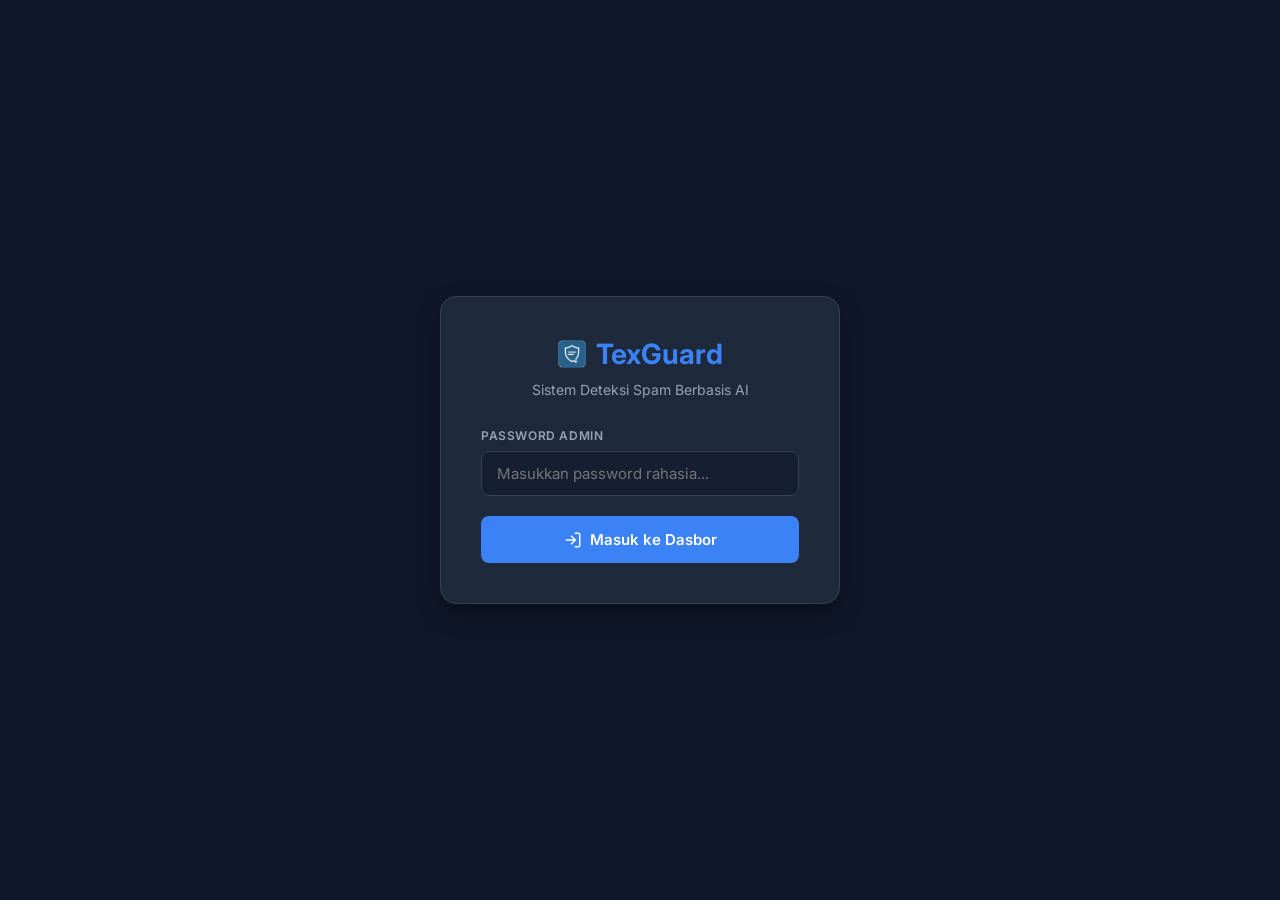
<file: dashboard/login.html>
<!DOCTYPE html>
<html lang="id">
<head>
    <meta charset="UTF-8">
    <meta name="viewport" content="width=device-width, initial-scale=1.0">
    <title>Login - TexGuard Console</title>
    <!-- Google Fonts -->
    <link href="https://fonts.googleapis.com/css2?family=Inter:wght@300;400;500;600;700&display=swap" rel="stylesheet">
    <link rel="stylesheet" href="assets/css/login.css">
</head>
<body>

    <div class="login-container">
        <div class="brand">
            <img src="assets/img/logo.png" width="28" height="28" alt="TexGuard" style="border-radius: 6px;">
            TexGuard
        </div>
        <div class="subtitle">Sistem Deteksi Spam Berbasis AI</div>

        <div id="error-box" class="error-message"></div>

        <form id="login-form">
            <div class="input-group">
                <label for="password">Password Admin</label>
                <input type="password" id="password" placeholder="Masukkan password rahasia..." required>
            </div>
            
            <button type="submit" class="login-btn" id="submit-btn">
                <svg width="18" height="18" viewBox="0 0 24 24" fill="none" stroke="currentColor" stroke-width="2" stroke-linecap="round" stroke-linejoin="round"><path d="M15 3h4a2 2 0 0 1 2 2v14a2 2 0 0 1-2 2h-4"></path><polyline points="10 17 15 12 10 7"></polyline><line x1="15" y1="12" x2="3" y2="12"></line></svg>
                Masuk ke Dasbor
            </button>
        </form>
    </div>

    <script src="assets/js/login.js"></script>
</body>
</html>
</file>
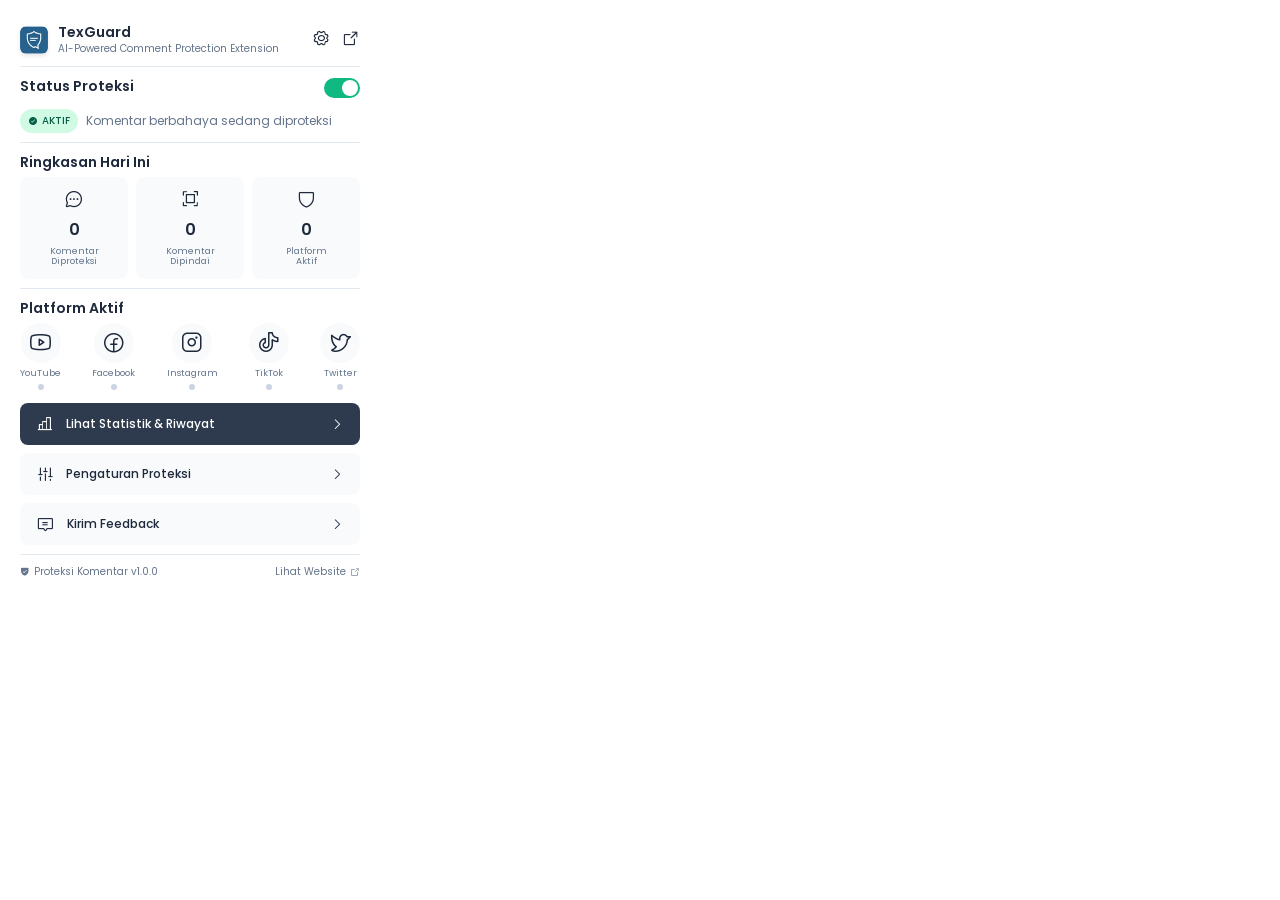
<file: extension/src/popup/popup.html>
<!DOCTYPE html>
<html lang="id">
<head>
  <meta charset="UTF-8">
  <meta name="viewport" content="width=device-width, initial-scale=1.0">
  <title>TexGuard</title>
  <link rel="preconnect" href="https://fonts.googleapis.com">
  <link rel="preconnect" href="https://fonts.gstatic.com" crossorigin>
  <link href="https://fonts.googleapis.com/css2?family=Poppins:wght@400;500;600;700&display=swap" rel="stylesheet">
  <link rel="stylesheet" href="../assets/phosphor/regular/style.css">
  <link rel="stylesheet" href="../assets/phosphor/fill/style.css">
  <link rel="stylesheet" href="popup.css">
</head>
<body>
  <div class="popup-container">
    <!-- Header -->
    <header class="header">
      <div class="header-title">
        <img src="../assets/icon48.png" alt="TexGuard Logo" class="app-logo">
        <div>
          <h1>TexGuard</h1>
          <p>AI-Powered Comment Protection Extension</p>
        </div>
      </div>
      <div class="header-actions">
        <button id="btn-settings" title="Pengaturan"><i class="ph ph-gear"></i></button>
        <button id="btn-open-web" title="Buka"><i class="ph ph-arrow-square-out"></i></button>
      </div>
    </header>

    <hr class="divider">

    <!-- Status Proteksi -->
    <section class="status-section">
      <div class="status-header">
        <h2>Status Proteksi</h2>
        <label class="switch">
          <input type="checkbox" id="toggle-protection" checked>
          <span class="slider round"></span>
        </label>
      </div>
      <div class="status-indicator">
        <span class="badge active"><i class="ph-fill ph-check-circle"></i> AKTIF</span>
        <span class="status-text">Komentar berbahaya sedang diproteksi</span>
      </div>
    </section>

    <hr class="divider">

    <!-- Ringkasan Hari Ini -->
    <section class="summary-section">
      <h2>Ringkasan Hari Ini</h2>
      <div class="summary-cards">
        <div class="card">
          <i class="ph ph-chat-circle-dots"></i>
          <h3 id="stat-protected">0</h3>
          <p>Komentar<br>Diproteksi</p>
        </div>
        <div class="card">
          <i class="ph ph-scan"></i>
          <h3 id="stat-scanned">0</h3>
          <p>Komentar<br>Dipindai</p>
        </div>
        <div class="card">
          <i class="ph ph-shield"></i>
          <h3 id="stat-platforms">0</h3>
          <p>Platform<br>Aktif</p>
        </div>
      </div>
    </section>

    <hr class="divider">

    <!-- Platform Aktif -->
    <section class="platform-section">
      <h2>Platform Aktif</h2>
      <div class="platform-icons">
        <div class="platform-item" data-platform="YOUTUBE"><i class="ph ph-youtube-logo"></i><span>YouTube</span><div class="dot"></div></div>
        <div class="platform-item" data-platform="FACEBOOK"><i class="ph ph-facebook-logo"></i><span>Facebook</span><div class="dot"></div></div>
        <div class="platform-item" data-platform="INSTAGRAM"><i class="ph ph-instagram-logo"></i><span>Instagram</span><div class="dot"></div></div>
        <div class="platform-item" data-platform="TIKTOK"><i class="ph ph-tiktok-logo"></i><span>TikTok</span><div class="dot"></div></div>
        <div class="platform-item" data-platform="TWITTER_X"><i class="ph ph-twitter-logo"></i><span>Twitter</span><div class="dot"></div></div>
      </div>
    </section>

    <!-- Navigasi -->
    <section class="nav-section">
      <button id="nav-stats" class="nav-btn primary">
        <i class="ph ph-chart-bar"></i> Lihat Statistik & Riwayat <i class="ph ph-caret-right chevron"></i>
      </button>
      <button id="nav-settings" class="nav-btn secondary">
        <i class="ph ph-faders"></i> Pengaturan Proteksi <i class="ph ph-caret-right chevron"></i>
      </button>
      <button id="nav-feedback" class="nav-btn secondary">
        <i class="ph ph-chat-centered-text"></i> Kirim Feedback <i class="ph ph-caret-right chevron"></i>
      </button>
    </section>

    <hr class="divider">

    <!-- Footer -->
    <footer class="footer">
      <span class="version"><i class="ph-fill ph-shield-check"></i> Proteksi Komentar v1.0.0</span>
      <a href="#" id="link-website" class="link-website">Lihat Website <i class="ph ph-arrow-square-out"></i></a>
    </footer>
  </div>

  <script src="../shared/Config.js"></script>
  <script src="../shared/Statistics.js"></script>
  <script src="Popup.js"></script>
</body>
</html>
</file>
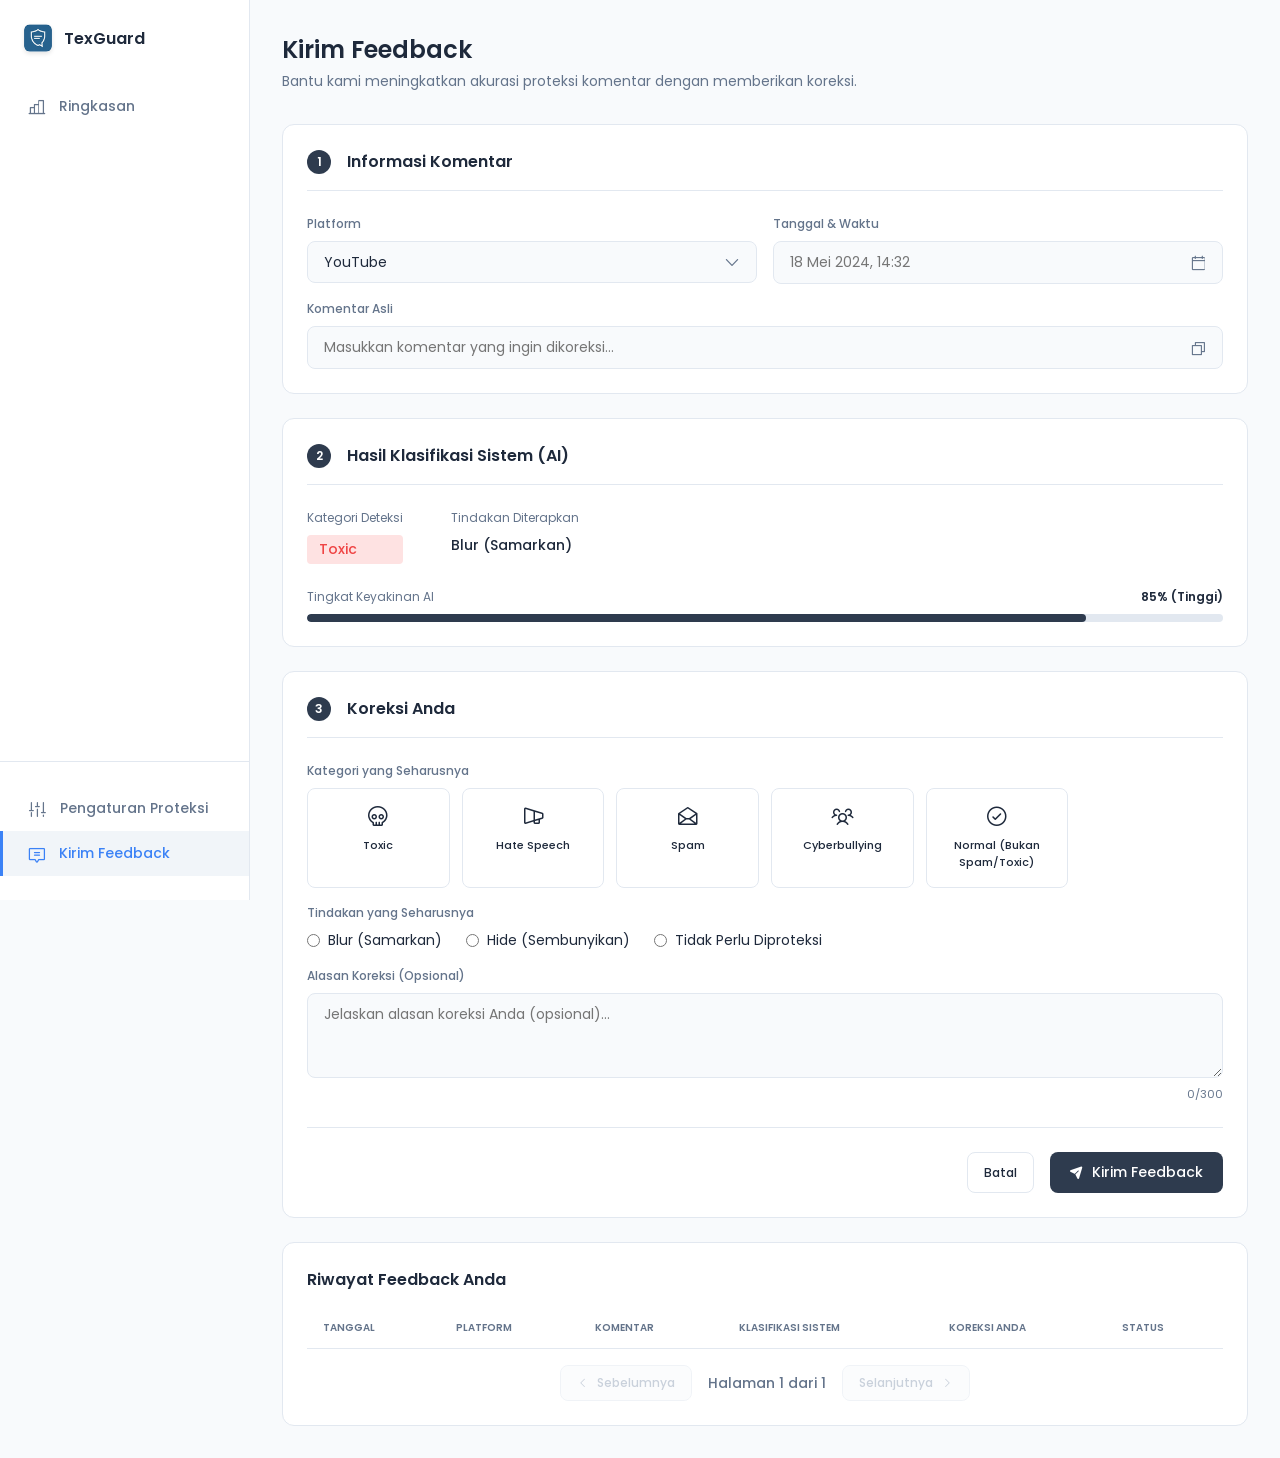
<file: extension/src/pages/feedback/feedback.html>
<!DOCTYPE html>
<html lang="id">
<head>
    <meta charset="UTF-8">
    <meta name="viewport" content="width=device-width, initial-scale=1.0">
    <title>TexGuard - Kirim Feedback</title>
    <link rel="preconnect" href="https://fonts.googleapis.com">
    <link rel="preconnect" href="https://fonts.gstatic.com" crossorigin>
    <link href="https://fonts.googleapis.com/css2?family=Poppins:wght@400;500;600;700&display=swap" rel="stylesheet">
    <link rel="stylesheet" href="../../assets/phosphor/regular/style.css">
    <link rel="stylesheet" href="../../assets/phosphor/fill/style.css">
    <link rel="stylesheet" href="../stats/stats.css">
    <link rel="stylesheet" href="feedback.css">
</head>
<body>
    <div class="layout">
        <!-- Sidebar -->
        <aside class="sidebar">
            <div class="logo">
                <img src="../../assets/icon48.png" alt="TexGuard Logo" class="app-logo">
                <span>TexGuard</span>
            </div>
            <nav class="nav-menu">
                <a href="../stats/stats.html" class="nav-item"><i class="ph ph-chart-bar"></i> Ringkasan</a>
            </nav>
            <div class="sidebar-bottom">
                <a href="../settings/settings.html" class="nav-item"><i class="ph ph-faders"></i> Pengaturan Proteksi</a>
                <a href="#" class="nav-item active"><i class="ph ph-chat-centered-text"></i> Kirim Feedback</a>
            </div>
        </aside>

        <!-- Main Content -->
        <main class="main-content">
            <div class="header-section">
                <div>
                    <h1>Kirim Feedback</h1>
                    <p class="subtitle">Bantu kami meningkatkan akurasi proteksi komentar dengan memberikan koreksi.</p>
                </div>
            </div>

            <div class="feedback-container">
                <!-- Section 1: Informasi Komentar -->
                <section class="feedback-card">
                    <div class="feedback-card-header">
                        <span class="number-badge">1</span>
                        <h3>Informasi Komentar</h3>
                    </div>
                    
                    <div class="form-row">
                        <div class="form-group">
                            <label>Platform</label>
                            <div class="input-with-icon">
                                <select id="input-platform" class="form-control">
                                    <option value="YOUTUBE">YouTube</option>
                                    <option value="FACEBOOK">Facebook</option>
                                    <option value="INSTAGRAM">Instagram</option>
                                    <option value="TIKTOK">TikTok</option>
                                    <option value="TWITTER_X">Twitter/X</option>
                                </select>
                                <i class="ph ph-caret-down"></i>
                            </div>
                        </div>
                        <div class="form-group">
                            <label>Tanggal & Waktu</label>
                            <div class="input-with-icon">
                                <input type="text" id="input-datetime" class="form-control" placeholder="18 Mei 2024, 14:32">
                                <i class="ph ph-calendar-blank"></i>
                            </div>
                        </div>
                    </div>
                    <div class="form-group">
                        <label>Komentar Asli</label>
                        <div class="input-with-icon">
                            <input type="text" id="input-text" class="form-control" placeholder="Masukkan komentar yang ingin dikoreksi...">
                            <i class="ph ph-copy icon-clickable" title="Salin"></i>
                        </div>
                    </div>
                </section>

                <!-- Section 2: Hasil Klasifikasi -->
                <section class="feedback-card">
                    <div class="feedback-card-header">
                        <span class="number-badge">2</span>
                        <h3>Hasil Klasifikasi Sistem (AI)</h3>
                    </div>

                    <div class="ai-result">
                        <div class="ai-info-box">
                            <label>Kategori Deteksi</label>
                            <span class="badge-cat toxic" id="ai-cat">Toxic</span>
                        </div>
                        <div class="ai-info-box">
                            <label>Tindakan Diterapkan</label>
                            <span id="ai-action">Blur (Samarkan)</span>
                        </div>
                    </div>

                    <div class="confidence-bar-container">
                        <div class="confidence-labels">
                            <label>Tingkat Keyakinan AI</label>
                            <span id="ai-conf-text">85% (Tinggi)</span>
                        </div>
                        <div class="progress-bg">
                            <div class="progress-fill" id="ai-conf-bar" style="width: 85%;"></div>
                        </div>
                    </div>
                </section>

                <!-- Section 3: Koreksi Anda -->
                <section class="feedback-card">
                    <div class="feedback-card-header">
                        <span class="number-badge">3</span>
                        <h3>Koreksi Anda</h3>
                    </div>

                    <label class="form-label">Kategori yang Seharusnya</label>
                    <div class="grid-options" id="feedback-categories">
                        <div class="selectable-card" data-cat="toxic">
                            <i class="ph ph-skull"></i> <span>Toxic</span> <i class="ph-fill ph-check-circle check-icon"></i>
                        </div>
                        <div class="selectable-card" data-cat="hate_speech">
                            <i class="ph ph-megaphone-simple"></i> <span>Hate Speech</span> <i class="ph-fill ph-check-circle check-icon"></i>
                        </div>
                        <div class="selectable-card" data-cat="spam">
                            <i class="ph ph-envelope-open"></i> <span>Spam</span> <i class="ph-fill ph-check-circle check-icon"></i>
                        </div>
                        <div class="selectable-card" data-cat="cyberbullying">
                            <i class="ph ph-users-three"></i> <span>Cyberbullying</span> <i class="ph-fill ph-check-circle check-icon"></i>
                        </div>
                        <div class="selectable-card" data-cat="normal">
                            <i class="ph ph-check-circle"></i> <span>Normal (Bukan Spam/Toxic)</span> <i class="ph-fill ph-check-circle check-icon"></i>
                        </div>
                    </div>

                    <label class="form-label">Tindakan yang Seharusnya</label>
                    <div class="radio-group" id="feedback-actions">
                        <label class="radio-label"><input type="radio" name="action" value="blur"> Blur (Samarkan)</label>
                        <label class="radio-label"><input type="radio" name="action" value="hide"> Hide (Sembunyikan)</label>
                        <label class="radio-label"><input type="radio" name="action" value="none"> Tidak Perlu Diproteksi</label>
                    </div>

                    <div class="form-group" style="margin-top: 16px;">
                        <label>Alasan Koreksi (Opsional)</label>
                        <textarea class="form-control" id="input-reason" rows="3" placeholder="Jelaskan alasan koreksi Anda (opsional)..." maxlength="300"></textarea>
                        <div class="char-count"><span id="char-current">0</span>/300</div>
                    </div>

                    <div class="form-actions">
                        <button class="btn-outline" id="btn-cancel">Batal</button>
                        <button class="btn-primary" id="btn-submit"><i class="ph-fill ph-paper-plane-tilt"></i> Kirim Feedback</button>
                    </div>
                </section>

                <!-- Riwayat Feedback -->
                <section class="feedback-history-section">
                    <h3>Riwayat Feedback Anda</h3>
                    <div class="table-container">
                        <table class="history-table">
                            <thead>
                                <tr>
                                    <th>TANGGAL</th>
                                    <th>PLATFORM</th>
                                    <th>KOMENTAR</th>
                                    <th>KLASIFIKASI SISTEM</th>
                                    <th>KOREKSI ANDA</th>
                                    <th>STATUS</th>
                                </tr>
                            </thead>
                            <tbody id="feedback-history-tbody">
                                <!-- JS Injected -->
                            </tbody>
                        </table>
                    </div>
                    <div class="table-footer pagination-controls">
                        <button id="btn-prev-page" class="btn-outline" disabled><i class="ph ph-caret-left"></i> Sebelumnya</button>
                        <span id="page-indicator">Halaman 1 dari 1</span>
                        <button id="btn-next-page" class="btn-outline" disabled>Selanjutnya <i class="ph ph-caret-right"></i></button>
                    </div>
                </section>
            </div>
        </main>
    </div>
    
    <div id="toast" class="toast">Feedback Berhasil Dikirim</div>

    <script src="../../shared/Config.js"></script>
    <script src="Feedback.js"></script>
</body>
</html>
</file>
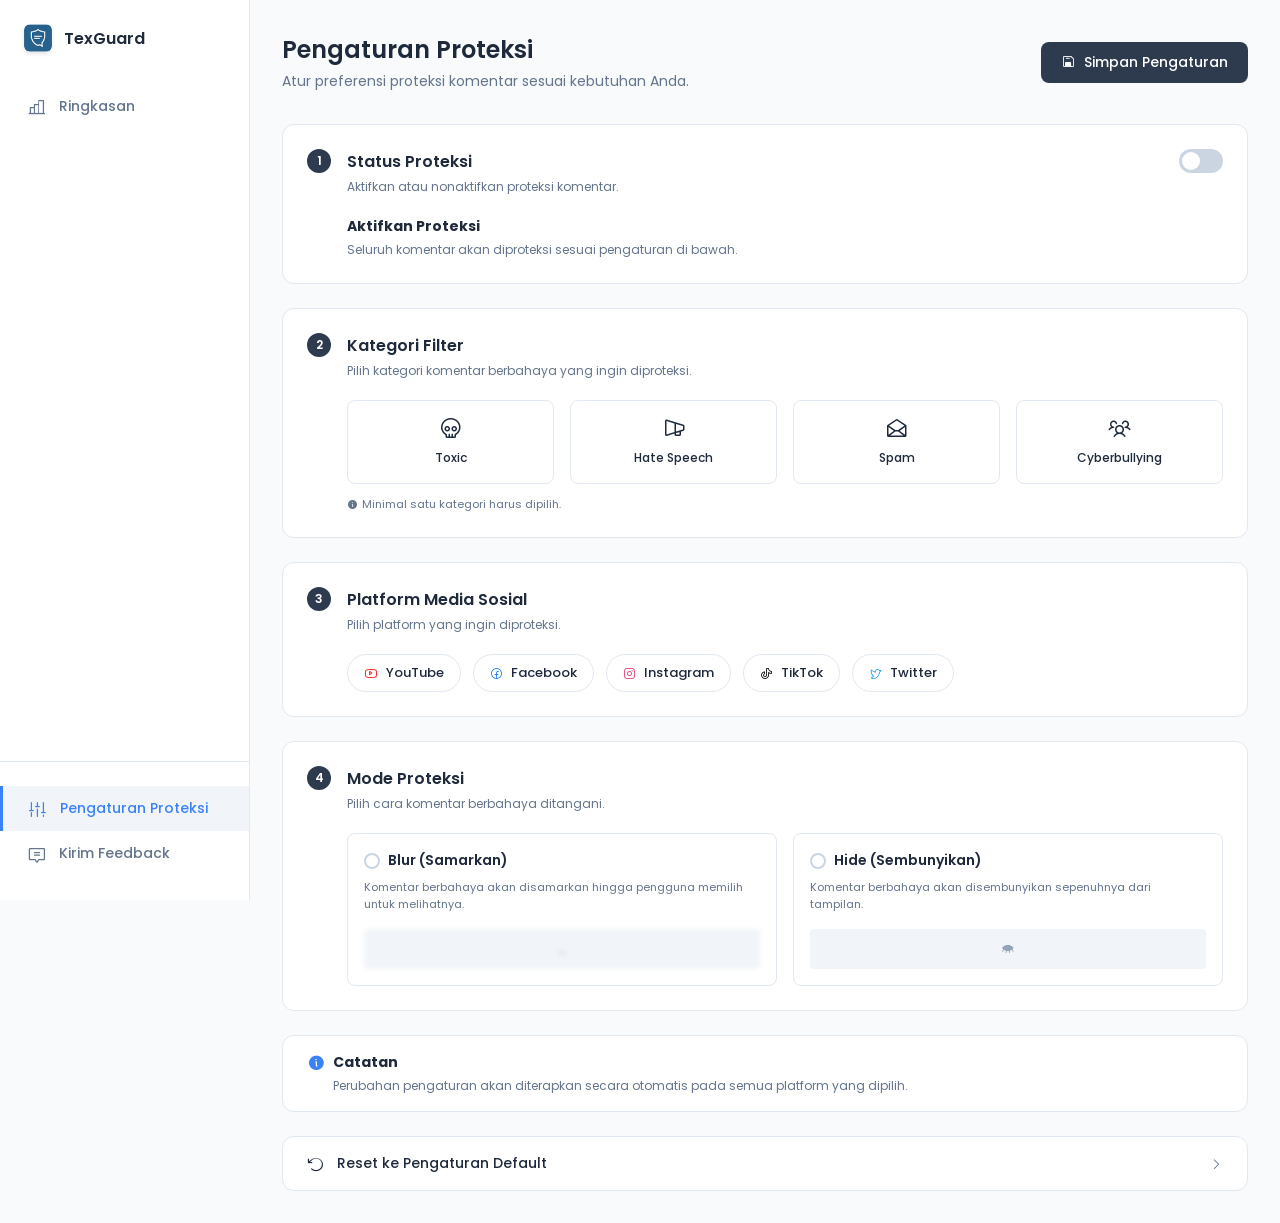
<file: extension/src/pages/settings/settings.html>
<!DOCTYPE html>
<html lang="id">
<head>
    <meta charset="UTF-8">
    <meta name="viewport" content="width=device-width, initial-scale=1.0">
    <title>Pengaturan Proteksi</title>
    <link rel="preconnect" href="https://fonts.googleapis.com">
    <link rel="preconnect" href="https://fonts.gstatic.com" crossorigin>
    <link href="https://fonts.googleapis.com/css2?family=Poppins:wght@400;500;600;700&display=swap" rel="stylesheet">
    <link rel="stylesheet" href="../../assets/phosphor/regular/style.css">
    <link rel="stylesheet" href="../../assets/phosphor/fill/style.css">
    <link rel="stylesheet" href="../stats/stats.css">
    <link rel="stylesheet" href="settings.css">
</head>
<body>
    <div class="layout">
        <!-- Sidebar -->
        <aside class="sidebar">
            <div class="logo">
                <img src="../../assets/icon48.png" alt="TexGuard Logo" class="app-logo">
                <span>TexGuard</span>
            </div>
            <nav class="nav-menu">
                <a href="../stats/stats.html" class="nav-item"><i class="ph ph-chart-bar"></i> Ringkasan</a>
            </nav>
            <div class="sidebar-bottom">
                <a href="#" class="nav-item active"><i class="ph ph-faders"></i> Pengaturan Proteksi</a>
                <a href="../feedback/feedback.html" class="nav-item"><i class="ph ph-chat-centered-text"></i> Kirim Feedback</a>
            </div>
        </aside>

        <!-- Main Content -->
        <main class="main-content">
            <div class="header-section">
                <div>
                    <h1>Pengaturan Proteksi</h1>
                    <p class="subtitle">Atur preferensi proteksi komentar sesuai kebutuhan Anda.</p>
                </div>
                <button id="btn-save" class="btn-primary"><i class="ph-fill ph-floppy-disk"></i> Simpan Pengaturan</button>
            </div>

            <div class="settings-container">
                <!-- Status Proteksi -->
                <section class="settings-card">
                    <div class="settings-card-header">
                        <div class="header-text">
                            <span class="number-badge">1</span>
                            <div>
                                <h3>Status Proteksi</h3>
                                <p>Aktifkan atau nonaktifkan proteksi komentar.</p>
                            </div>
                        </div>
                        <label class="switch">
                            <input type="checkbox" id="toggle-status">
                            <span class="slider round"></span>
                        </label>
                    </div>
                    <div class="status-desc">
                        <strong>Aktifkan Proteksi</strong>
                        <p>Seluruh komentar akan diproteksi sesuai pengaturan di bawah.</p>
                    </div>
                </section>

                <!-- Kategori Filter -->
                <section class="settings-card">
                    <div class="settings-card-header">
                        <div class="header-text">
                            <span class="number-badge">2</span>
                            <div>
                                <h3>Kategori Filter</h3>
                                <p>Pilih kategori komentar berbahaya yang ingin diproteksi.</p>
                            </div>
                        </div>
                    </div>
                    
                    <div class="grid-options" id="category-grid">
                        <div class="selectable-card" data-cat="toxic">
                            <i class="ph ph-skull"></i> <span>Toxic</span> <i class="ph-fill ph-check-circle check-icon"></i>
                        </div>
                        <div class="selectable-card" data-cat="hate_speech">
                            <i class="ph ph-megaphone-simple"></i> <span>Hate Speech</span> <i class="ph-fill ph-check-circle check-icon"></i>
                        </div>
                        <div class="selectable-card" data-cat="spam">
                            <i class="ph ph-envelope-open"></i> <span>Spam</span> <i class="ph-fill ph-check-circle check-icon"></i>
                        </div>
                        <div class="selectable-card" data-cat="cyberbullying">
                            <i class="ph ph-users-three"></i> <span>Cyberbullying</span> <i class="ph-fill ph-check-circle check-icon"></i>
                        </div>
                    </div>
                    <p class="helper-text"><i class="ph-fill ph-info"></i> Minimal satu kategori harus dipilih.</p>
                </section>

                <!-- Platform Media Sosial -->
                <section class="settings-card">
                    <div class="settings-card-header">
                        <div class="header-text">
                            <span class="number-badge">3</span>
                            <div>
                                <h3>Platform Media Sosial</h3>
                                <p>Pilih platform yang ingin diproteksi.</p>
                            </div>
                        </div>
                    </div>

                    <div class="platform-options" id="platform-grid">
                        <div class="platform-chip" data-plat="YOUTUBE"><i class="ph ph-youtube-logo" style="color:#ff0000"></i> YouTube <i class="ph-fill ph-check-circle check-icon"></i></div>
                        <div class="platform-chip" data-plat="FACEBOOK"><i class="ph ph-facebook-logo" style="color:#1877f2"></i> Facebook <i class="ph-fill ph-check-circle check-icon"></i></div>
                        <div class="platform-chip" data-plat="INSTAGRAM"><i class="ph ph-instagram-logo" style="color:#e1306c"></i> Instagram <i class="ph-fill ph-check-circle check-icon"></i></div>
                        <div class="platform-chip" data-plat="TIKTOK"><i class="ph ph-tiktok-logo" style="color:#000000"></i> TikTok <i class="ph-fill ph-check-circle check-icon"></i></div>
                        <div class="platform-chip" data-plat="TWITTER_X"><i class="ph ph-twitter-logo" style="color:#1da1f2"></i> Twitter <i class="ph-fill ph-check-circle check-icon"></i></div>
                    </div>
                </section>

                <!-- Mode Proteksi -->
                <section class="settings-card">
                    <div class="settings-card-header">
                        <div class="header-text">
                            <span class="number-badge">4</span>
                            <div>
                                <h3>Mode Proteksi</h3>
                                <p>Pilih cara komentar berbahaya ditangani.</p>
                            </div>
                        </div>
                    </div>

                    <div class="mode-options" id="mode-grid">
                        <div class="mode-card" data-mode="blur">
                            <div class="mode-title"><div class="radio-btn"></div> Blur (Samarkan)</div>
                            <p>Komentar berbahaya akan disamarkan hingga pengguna memilih untuk melihatnya.</p>
                            <div class="mode-preview blur-preview">...</div>
                        </div>
                        <div class="mode-card" data-mode="hide">
                            <div class="mode-title"><div class="radio-btn"></div> Hide (Sembunyikan)</div>
                            <p>Komentar berbahaya akan disembunyikan sepenuhnya dari tampilan.</p>
                            <div class="mode-preview hide-preview"><i class="ph-fill ph-eye-closed"></i></div>
                        </div>
                    </div>
                </section>

                <!-- Catatan -->
                <div class="info-box">
                    <p><i class="ph-fill ph-info"></i> <strong>Catatan</strong></p>
                    <p class="text-sm">Perubahan pengaturan akan diterapkan secara otomatis pada semua platform yang dipilih.</p>
                </div>

                <div class="reset-section">
                    <button id="btn-reset" class="btn-reset"><i class="ph ph-arrow-counter-clockwise"></i> Reset ke Pengaturan Default <i class="ph ph-caret-right chevron"></i></button>
                </div>
            </div>
        </main>
    </div>

    <!-- Toast Notification -->
    <div id="toast" class="toast">Pengaturan Berhasil Disimpan</div>

    <!-- Scripts -->
    <script src="../../shared/Config.js"></script>
    <script src="Settings.js"></script>
</body>
</html>
</file>
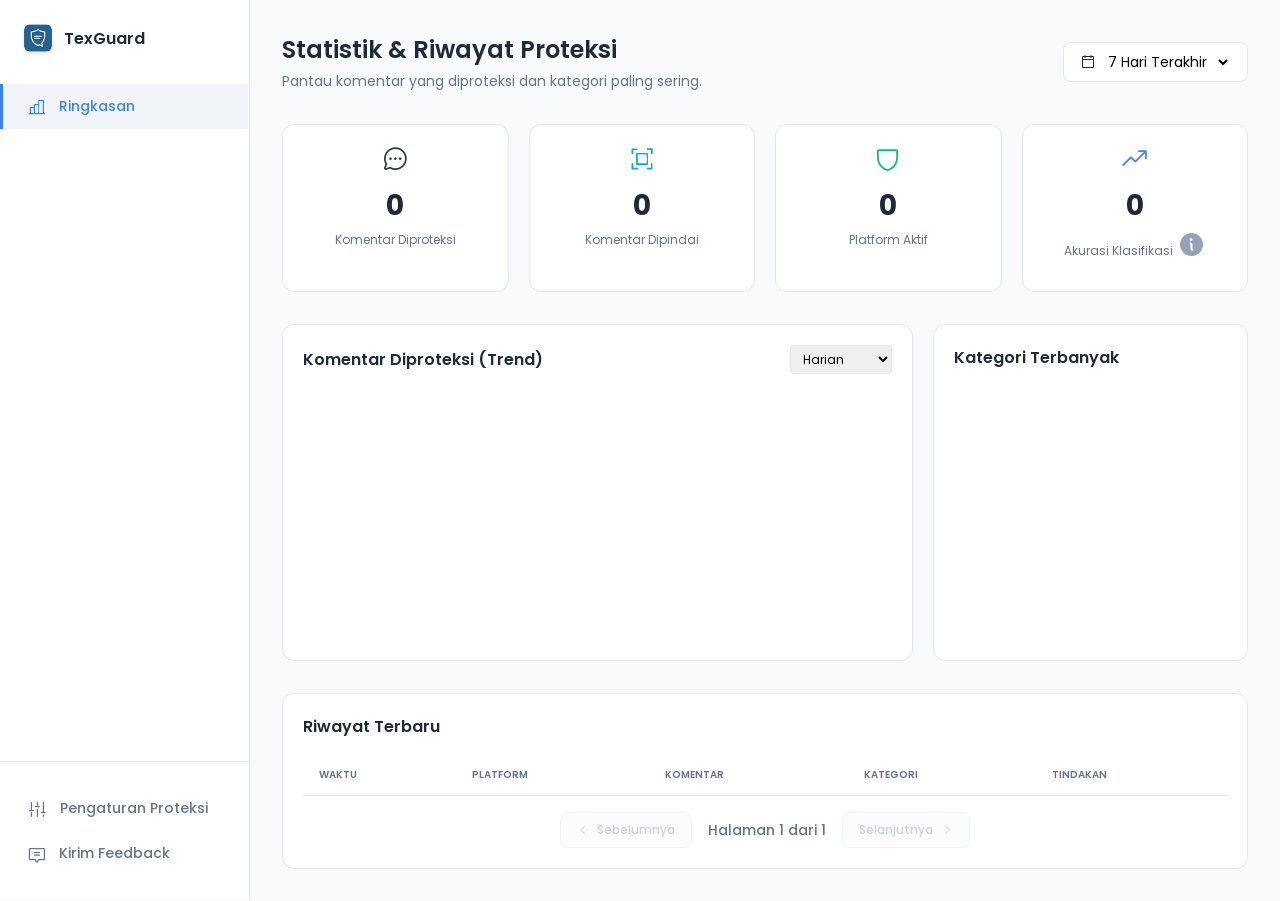
<file: extension/src/pages/stats/stats.html>
<!DOCTYPE html>
<html lang="id">
<head>
    <meta charset="UTF-8">
    <meta name="viewport" content="width=device-width, initial-scale=1.0">
    <title>TexGuard - Statistik & Riwayat</title>
    <link rel="preconnect" href="https://fonts.googleapis.com">
    <link rel="preconnect" href="https://fonts.gstatic.com" crossorigin>
    <link href="https://fonts.googleapis.com/css2?family=Poppins:wght@400;500;600;700&display=swap" rel="stylesheet">
    <link rel="stylesheet" href="../../assets/phosphor/regular/style.css">
    <link rel="stylesheet" href="../../assets/phosphor/fill/style.css">
    <script src="../../assets/chart.js"></script>
    <link rel="stylesheet" href="stats.css">
</head>
<body>
    <div class="layout">
        <!-- Sidebar -->
        <aside class="sidebar">
            <div class="logo">
                <img src="../../assets/icon48.png" alt="TexGuard Logo" class="app-logo">
                <span>TexGuard</span>
            </div>
            <nav class="nav-menu">
                <a href="#" class="nav-item active"><i class="ph ph-chart-bar"></i> Ringkasan</a>
            </nav>
            <div class="sidebar-bottom">
                <a href="../settings/settings.html" class="nav-item"><i class="ph ph-faders"></i> Pengaturan Proteksi</a>
                <a href="../feedback/feedback.html" class="nav-item"><i class="ph ph-chat-centered-text"></i> Kirim Feedback</a>
            </div>
        </aside>

        <!-- Main Content -->
        <main class="main-content">
            <div class="header-section">
                <div>
                    <h1>Statistik & Riwayat Proteksi</h1>
                    <p class="subtitle">Pantau komentar yang diproteksi dan kategori paling sering.</p>
                </div>
                <div class="filter-dropdown">
                    <i class="ph ph-calendar-blank"></i>
                    <select id="time-filter">
                        <option value="7">7 Hari Terakhir</option>
                        <option value="30">30 Hari Terakhir</option>
                        <option value="all">Semua Waktu</option>
                    </select>
                </div>
            </div>

            <!-- Stats Cards -->
            <section class="stats-cards">
                <div class="card">
                    <i class="ph ph-chat-circle-dots text-primary"></i>
                    <h2 id="val-protected">0</h2>
                    <p>Komentar Diproteksi</p>
                </div>
                <div class="card">
                    <i class="ph ph-scan" style="color: #0ea5e9;"></i>
                    <h2 id="val-scanned">0</h2>
                    <p>Komentar Dipindai</p>
                </div>
        <div class="card">
                    <i class="ph ph-shield text-success"></i>
                    <h2 id="val-platform">0</h2>
                    <p>Platform Aktif</p>
                </div>
                <div class="card">
                    <i class="ph ph-trend-up text-accent"></i>
                    <h2 id="val-accuracy">0</h2>
                    <p style="display: flex; align-items: center; justify-content: center; gap: 4px;">
                        Akurasi Klasifikasi
                        <i class="ph-fill ph-info" title="Berdasarkan hasil evaluasi pengujian model AI" style="cursor: help; color: #94a3b8;"></i>
                    </p>
                </div>
            </section>

            <!-- Charts -->
            <section class="charts-section">
                <div class="chart-container">
                    <div class="chart-header">
                        <h3>Komentar Diproteksi (Trend)</h3>
                        <select id="trend-interval" class="small-select">
                            <option value="daily">Harian</option>
                            <option value="weekly">Mingguan</option>
                        </select>
                    </div>
                    <div class="chart-body">
                        <canvas id="trendChart"></canvas>
                    </div>
                </div>
                <div class="chart-container">
                    <div class="chart-header">
                        <h3>Kategori Terbanyak</h3>
                    </div>
                    <div class="chart-body flex-row">
                        <div class="donut-wrapper">
                            <canvas id="donutChart"></canvas>
                        </div>
                        <div class="donut-legend" id="donut-legend">
                            <!-- Legend injected by JS -->
                        </div>
                    </div>
                </div>
            </section>

            <!-- History Table -->
            <section class="history-section">
                <h3>Riwayat Terbaru</h3>
                <div class="table-container">
                    <table class="history-table">
                        <thead>
                            <tr>
                                <th>WAKTU</th>
                                <th>PLATFORM</th>
                                <th>KOMENTAR</th>
                                <th>KATEGORI</th>
                                <th>TINDAKAN</th>
                            </tr>
                        </thead>
                        <tbody id="history-tbody">
                            <!-- Rows injected by JS -->
                        </tbody>
                    </table>
                </div>
                <div class="table-footer pagination-controls">
                    <button id="btn-prev-page" class="btn-outline" disabled><i class="ph ph-caret-left"></i> Sebelumnya</button>
                    <span id="page-indicator">Halaman 1 dari 1</span>
                    <button id="btn-next-page" class="btn-outline" disabled>Selanjutnya <i class="ph ph-caret-right"></i></button>
                </div>
            </section>
        </main>
    </div>

    <!-- Scripts -->
    <script src="../../shared/Config.js"></script>
    <script src="../../shared/Statistics.js"></script>
    <script src="Stats.js"></script>
</body>
</html>
</file>
<file: dashboard/assets/css/login.css>
:root {
    --bg-color: #0f172a;
    --card-bg: #1e293b;
    --text-main: #f8fafc;
    --text-muted: #94a3b8;
    --accent: #3b82f6;
    --accent-hover: #2563eb;
    --danger: #ef4444;
    --border: #334155;
}

* {
    margin: 0;
    padding: 0;
    box-sizing: border-box;
    font-family: 'Inter', sans-serif;
}

body {
    background-color: var(--bg-color);
    color: var(--text-main);
    min-height: 100vh;
    display: flex;
    justify-content: center;
    align-items: center;
}

.login-container {
    background-color: var(--card-bg);
    border: 1px solid var(--border);
    border-radius: 16px;
    padding: 40px;
    width: 100%;
    max-width: 400px;
    box-shadow: 0 10px 25px -5px rgba(0, 0, 0, 0.5);
    text-align: center;
}

.brand {
    font-size: 28px;
    font-weight: 700;
    color: var(--accent);
    display: flex;
    align-items: center;
    justify-content: center;
    gap: 10px;
    margin-bottom: 10px;
}

.subtitle {
    color: var(--text-muted);
    font-size: 14px;
    margin-bottom: 30px;
}

.input-group {
    margin-bottom: 20px;
    text-align: left;
}

.input-group label {
    display: block;
    color: var(--text-muted);
    font-size: 12px;
    text-transform: uppercase;
    font-weight: 600;
    letter-spacing: 0.05em;
    margin-bottom: 8px;
}

.input-group input {
    width: 100%;
    background-color: rgba(15, 23, 42, 0.5);
    border: 1px solid var(--border);
    color: var(--text-main);
    padding: 12px 15px;
    border-radius: 8px;
    font-size: 15px;
    transition: all 0.3s ease;
}

.input-group input:focus {
    outline: none;
    border-color: var(--accent);
    box-shadow: 0 0 0 3px rgba(59, 130, 246, 0.2);
}

.login-btn {
    width: 100%;
    background-color: var(--accent);
    color: white;
    border: none;
    padding: 14px;
    border-radius: 8px;
    font-size: 15px;
    font-weight: 600;
    cursor: pointer;
    transition: background 0.3s ease;
    display: flex;
    justify-content: center;
    align-items: center;
    gap: 8px;
}

.login-btn:hover {
    background-color: var(--accent-hover);
}

.login-btn:disabled {
    background-color: var(--text-muted);
    cursor: not-allowed;
}

.error-message {
    color: var(--danger);
    background-color: rgba(239, 68, 68, 0.1);
    border: 1px solid rgba(239, 68, 68, 0.2);
    padding: 10px;
    border-radius: 8px;
    font-size: 13px;
    margin-bottom: 20px;
    display: none;
}
</file>
<file: extension/src/assets/phosphor/regular/style.css>
@font-face {
  font-family: "Phosphor";
  src:
    url("./Phosphor.woff2") format("woff2"),
    url("./Phosphor.woff") format("woff"),
    url("./Phosphor.ttf") format("truetype"),
    url("./Phosphor.svg#Phosphor") format("svg");
  font-weight: normal;
  font-style: normal;
  font-display: block;
}

.ph {
  /* use !important to prevent issues with browser extensions that change fonts */
  font-family: "Phosphor" !important;
  speak: never;
  font-style: normal;
  font-weight: normal;
  font-variant: normal;
  text-transform: none;
  line-height: 1;

  /* Enable Ligatures ================ */
  letter-spacing: 0;
  -webkit-font-feature-settings: "liga";
  -moz-font-feature-settings: "liga=1";
  -moz-font-feature-settings: "liga";
  -ms-font-feature-settings: "liga" 1;
  font-feature-settings: "liga";
  -webkit-font-variant-ligatures: discretionary-ligatures;
  font-variant-ligatures: discretionary-ligatures;

  /* Better Font Rendering =========== */
  -webkit-font-smoothing: antialiased;
  -moz-osx-font-smoothing: grayscale;
}

.ph.ph-acorn:before {
  content: "\eb9a";
}
.ph.ph-address-book:before {
  content: "\e6f8";
}
.ph.ph-address-book-tabs:before {
  content: "\ee4e";
}
.ph.ph-air-traffic-control:before {
  content: "\ecd8";
}
.ph.ph-airplane:before {
  content: "\e002";
}
.ph.ph-airplane-in-flight:before {
  content: "\e4fe";
}
.ph.ph-airplane-landing:before {
  content: "\e502";
}
.ph.ph-airplane-takeoff:before {
  content: "\e504";
}
.ph.ph-airplane-taxiing:before {
  content: "\e500";
}
.ph.ph-airplane-tilt:before {
  content: "\e5d6";
}
.ph.ph-airplay:before {
  content: "\e004";
}
.ph.ph-alarm:before {
  content: "\e006";
}
.ph.ph-alien:before {
  content: "\e8a6";
}
.ph.ph-align-bottom:before {
  content: "\e506";
}
.ph.ph-align-bottom-simple:before {
  content: "\eb0c";
}
.ph.ph-align-center-horizontal:before {
  content: "\e50a";
}
.ph.ph-align-center-horizontal-simple:before {
  content: "\eb0e";
}
.ph.ph-align-center-vertical:before {
  content: "\e50c";
}
.ph.ph-align-center-vertical-simple:before {
  content: "\eb10";
}
.ph.ph-align-left:before {
  content: "\e50e";
}
.ph.ph-align-left-simple:before {
  content: "\eaee";
}
.ph.ph-align-right:before {
  content: "\e510";
}
.ph.ph-align-right-simple:before {
  content: "\eb12";
}
.ph.ph-align-top:before {
  content: "\e512";
}
.ph.ph-align-top-simple:before {
  content: "\eb14";
}
.ph.ph-amazon-logo:before {
  content: "\e96c";
}
.ph.ph-ambulance:before {
  content: "\e572";
}
.ph.ph-anchor:before {
  content: "\e514";
}
.ph.ph-anchor-simple:before {
  content: "\e5d8";
}
.ph.ph-android-logo:before {
  content: "\e008";
}
.ph.ph-angle:before {
  content: "\e7bc";
}
.ph.ph-angular-logo:before {
  content: "\eb80";
}
.ph.ph-aperture:before {
  content: "\e00a";
}
.ph.ph-app-store-logo:before {
  content: "\e974";
}
.ph.ph-app-window:before {
  content: "\e5da";
}
.ph.ph-apple-logo:before {
  content: "\e516";
}
.ph.ph-apple-podcasts-logo:before {
  content: "\eb96";
}
.ph.ph-approximate-equals:before {
  content: "\edaa";
}
.ph.ph-archive:before {
  content: "\e00c";
}
.ph.ph-armchair:before {
  content: "\e012";
}
.ph.ph-arrow-arc-left:before {
  content: "\e014";
}
.ph.ph-arrow-arc-right:before {
  content: "\e016";
}
.ph.ph-arrow-bend-double-up-left:before {
  content: "\e03a";
}
.ph.ph-arrow-bend-double-up-right:before {
  content: "\e03c";
}
.ph.ph-arrow-bend-down-left:before {
  content: "\e018";
}
.ph.ph-arrow-bend-down-right:before {
  content: "\e01a";
}
.ph.ph-arrow-bend-left-down:before {
  content: "\e01c";
}
.ph.ph-arrow-bend-left-up:before {
  content: "\e01e";
}
.ph.ph-arrow-bend-right-down:before {
  content: "\e020";
}
.ph.ph-arrow-bend-right-up:before {
  content: "\e022";
}
.ph.ph-arrow-bend-up-left:before {
  content: "\e024";
}
.ph.ph-arrow-bend-up-right:before {
  content: "\e026";
}
.ph.ph-arrow-circle-down:before {
  content: "\e028";
}
.ph.ph-arrow-circle-down-left:before {
  content: "\e02a";
}
.ph.ph-arrow-circle-down-right:before {
  content: "\e02c";
}
.ph.ph-arrow-circle-left:before {
  content: "\e05a";
}
.ph.ph-arrow-circle-right:before {
  content: "\e02e";
}
.ph.ph-arrow-circle-up:before {
  content: "\e030";
}
.ph.ph-arrow-circle-up-left:before {
  content: "\e032";
}
.ph.ph-arrow-circle-up-right:before {
  content: "\e034";
}
.ph.ph-arrow-clockwise:before {
  content: "\e036";
}
.ph.ph-arrow-counter-clockwise:before {
  content: "\e038";
}
.ph.ph-arrow-down:before {
  content: "\e03e";
}
.ph.ph-arrow-down-left:before {
  content: "\e040";
}
.ph.ph-arrow-down-right:before {
  content: "\e042";
}
.ph.ph-arrow-elbow-down-left:before {
  content: "\e044";
}
.ph.ph-arrow-elbow-down-right:before {
  content: "\e046";
}
.ph.ph-arrow-elbow-left:before {
  content: "\e048";
}
.ph.ph-arrow-elbow-left-down:before {
  content: "\e04a";
}
.ph.ph-arrow-elbow-left-up:before {
  content: "\e04c";
}
.ph.ph-arrow-elbow-right:before {
  content: "\e04e";
}
.ph.ph-arrow-elbow-right-down:before {
  content: "\e050";
}
.ph.ph-arrow-elbow-right-up:before {
  content: "\e052";
}
.ph.ph-arrow-elbow-up-left:before {
  content: "\e054";
}
.ph.ph-arrow-elbow-up-right:before {
  content: "\e056";
}
.ph.ph-arrow-fat-down:before {
  content: "\e518";
}
.ph.ph-arrow-fat-left:before {
  content: "\e51a";
}
.ph.ph-arrow-fat-line-down:before {
  content: "\e51c";
}
.ph.ph-arrow-fat-line-left:before {
  content: "\e51e";
}
.ph.ph-arrow-fat-line-right:before {
  content: "\e520";
}
.ph.ph-arrow-fat-line-up:before {
  content: "\e522";
}
.ph.ph-arrow-fat-lines-down:before {
  content: "\e524";
}
.ph.ph-arrow-fat-lines-left:before {
  content: "\e526";
}
.ph.ph-arrow-fat-lines-right:before {
  content: "\e528";
}
.ph.ph-arrow-fat-lines-up:before {
  content: "\e52a";
}
.ph.ph-arrow-fat-right:before {
  content: "\e52c";
}
.ph.ph-arrow-fat-up:before {
  content: "\e52e";
}
.ph.ph-arrow-left:before {
  content: "\e058";
}
.ph.ph-arrow-line-down:before {
  content: "\e05c";
}
.ph.ph-arrow-line-down-left:before {
  content: "\e05e";
}
.ph.ph-arrow-line-down-right:before {
  content: "\e060";
}
.ph.ph-arrow-line-left:before {
  content: "\e062";
}
.ph.ph-arrow-line-right:before {
  content: "\e064";
}
.ph.ph-arrow-line-up:before {
  content: "\e066";
}
.ph.ph-arrow-line-up-left:before {
  content: "\e068";
}
.ph.ph-arrow-line-up-right:before {
  content: "\e06a";
}
.ph.ph-arrow-right:before {
  content: "\e06c";
}
.ph.ph-arrow-square-down:before {
  content: "\e06e";
}
.ph.ph-arrow-square-down-left:before {
  content: "\e070";
}
.ph.ph-arrow-square-down-right:before {
  content: "\e072";
}
.ph.ph-arrow-square-in:before {
  content: "\e5dc";
}
.ph.ph-arrow-square-left:before {
  content: "\e074";
}
.ph.ph-arrow-square-out:before {
  content: "\e5de";
}
.ph.ph-arrow-square-right:before {
  content: "\e076";
}
.ph.ph-arrow-square-up:before {
  content: "\e078";
}
.ph.ph-arrow-square-up-left:before {
  content: "\e07a";
}
.ph.ph-arrow-square-up-right:before {
  content: "\e07c";
}
.ph.ph-arrow-u-down-left:before {
  content: "\e07e";
}
.ph.ph-arrow-u-down-right:before {
  content: "\e080";
}
.ph.ph-arrow-u-left-down:before {
  content: "\e082";
}
.ph.ph-arrow-u-left-up:before {
  content: "\e084";
}
.ph.ph-arrow-u-right-down:before {
  content: "\e086";
}
.ph.ph-arrow-u-right-up:before {
  content: "\e088";
}
.ph.ph-arrow-u-up-left:before {
  content: "\e08a";
}
.ph.ph-arrow-u-up-right:before {
  content: "\e08c";
}
.ph.ph-arrow-up:before {
  content: "\e08e";
}
.ph.ph-arrow-up-left:before {
  content: "\e090";
}
.ph.ph-arrow-up-right:before {
  content: "\e092";
}
.ph.ph-arrows-clockwise:before {
  content: "\e094";
}
.ph.ph-arrows-counter-clockwise:before {
  content: "\e096";
}
.ph.ph-arrows-down-up:before {
  content: "\e098";
}
.ph.ph-arrows-horizontal:before {
  content: "\eb06";
}
.ph.ph-arrows-in:before {
  content: "\e09a";
}
.ph.ph-arrows-in-cardinal:before {
  content: "\e09c";
}
.ph.ph-arrows-in-line-horizontal:before {
  content: "\e530";
}
.ph.ph-arrows-in-line-vertical:before {
  content: "\e532";
}
.ph.ph-arrows-in-simple:before {
  content: "\e09e";
}
.ph.ph-arrows-left-right:before {
  content: "\e0a0";
}
.ph.ph-arrows-merge:before {
  content: "\ed3e";
}
.ph.ph-arrows-out:before {
  content: "\e0a2";
}
.ph.ph-arrows-out-cardinal:before {
  content: "\e0a4";
}
.ph.ph-arrows-out-line-horizontal:before {
  content: "\e534";
}
.ph.ph-arrows-out-line-vertical:before {
  content: "\e536";
}
.ph.ph-arrows-out-simple:before {
  content: "\e0a6";
}
.ph.ph-arrows-split:before {
  content: "\ed3c";
}
.ph.ph-arrows-vertical:before {
  content: "\eb04";
}
.ph.ph-article:before {
  content: "\e0a8";
}
.ph.ph-article-medium:before {
  content: "\e5e0";
}
.ph.ph-article-ny-times:before {
  content: "\e5e2";
}
.ph.ph-asclepius:before {
  content: "\ee34";
}
.ph.ph-caduceus:before {
  content: "\ee34";
}
.ph.ph-asterisk:before {
  content: "\e0aa";
}
.ph.ph-asterisk-simple:before {
  content: "\e832";
}
.ph.ph-at:before {
  content: "\e0ac";
}
.ph.ph-atom:before {
  content: "\e5e4";
}
.ph.ph-avocado:before {
  content: "\ee04";
}
.ph.ph-axe:before {
  content: "\e9fc";
}
.ph.ph-baby:before {
  content: "\e774";
}
.ph.ph-baby-carriage:before {
  content: "\e818";
}
.ph.ph-backpack:before {
  content: "\e922";
}
.ph.ph-backspace:before {
  content: "\e0ae";
}
.ph.ph-bag:before {
  content: "\e0b0";
}
.ph.ph-bag-simple:before {
  content: "\e5e6";
}
.ph.ph-balloon:before {
  content: "\e76c";
}
.ph.ph-bandaids:before {
  content: "\e0b2";
}
.ph.ph-bank:before {
  content: "\e0b4";
}
.ph.ph-barbell:before {
  content: "\e0b6";
}
.ph.ph-barcode:before {
  content: "\e0b8";
}
.ph.ph-barn:before {
  content: "\ec72";
}
.ph.ph-barricade:before {
  content: "\e948";
}
.ph.ph-baseball:before {
  content: "\e71a";
}
.ph.ph-baseball-cap:before {
  content: "\ea28";
}
.ph.ph-baseball-helmet:before {
  content: "\ee4a";
}
.ph.ph-basket:before {
  content: "\e964";
}
.ph.ph-basketball:before {
  content: "\e724";
}
.ph.ph-bathtub:before {
  content: "\e81e";
}
.ph.ph-battery-charging:before {
  content: "\e0ba";
}
.ph.ph-battery-charging-vertical:before {
  content: "\e0bc";
}
.ph.ph-battery-empty:before {
  content: "\e0be";
}
.ph.ph-battery-full:before {
  content: "\e0c0";
}
.ph.ph-battery-high:before {
  content: "\e0c2";
}
.ph.ph-battery-low:before {
  content: "\e0c4";
}
.ph.ph-battery-medium:before {
  content: "\e0c6";
}
.ph.ph-battery-plus:before {
  content: "\e808";
}
.ph.ph-battery-plus-vertical:before {
  content: "\ec50";
}
.ph.ph-battery-vertical-empty:before {
  content: "\e7c6";
}
.ph.ph-battery-vertical-full:before {
  content: "\e7c4";
}
.ph.ph-battery-vertical-high:before {
  content: "\e7c2";
}
.ph.ph-battery-vertical-low:before {
  content: "\e7be";
}
.ph.ph-battery-vertical-medium:before {
  content: "\e7c0";
}
.ph.ph-battery-warning:before {
  content: "\e0c8";
}
.ph.ph-battery-warning-vertical:before {
  content: "\e0ca";
}
.ph.ph-beach-ball:before {
  content: "\ed24";
}
.ph.ph-beanie:before {
  content: "\ea2a";
}
.ph.ph-bed:before {
  content: "\e0cc";
}
.ph.ph-beer-bottle:before {
  content: "\e7b0";
}
.ph.ph-beer-stein:before {
  content: "\eb62";
}
.ph.ph-behance-logo:before {
  content: "\e7f4";
}
.ph.ph-bell:before {
  content: "\e0ce";
}
.ph.ph-bell-ringing:before {
  content: "\e5e8";
}
.ph.ph-bell-simple:before {
  content: "\e0d0";
}
.ph.ph-bell-simple-ringing:before {
  content: "\e5ea";
}
.ph.ph-bell-simple-slash:before {
  content: "\e0d2";
}
.ph.ph-bell-simple-z:before {
  content: "\e5ec";
}
.ph.ph-bell-slash:before {
  content: "\e0d4";
}
.ph.ph-bell-z:before {
  content: "\e5ee";
}
.ph.ph-belt:before {
  content: "\ea2c";
}
.ph.ph-bezier-curve:before {
  content: "\eb00";
}
.ph.ph-bicycle:before {
  content: "\e0d6";
}
.ph.ph-binary:before {
  content: "\ee60";
}
.ph.ph-binoculars:before {
  content: "\ea64";
}
.ph.ph-biohazard:before {
  content: "\e9e0";
}
.ph.ph-bird:before {
  content: "\e72c";
}
.ph.ph-blueprint:before {
  content: "\eda0";
}
.ph.ph-bluetooth:before {
  content: "\e0da";
}
.ph.ph-bluetooth-connected:before {
  content: "\e0dc";
}
.ph.ph-bluetooth-slash:before {
  content: "\e0de";
}
.ph.ph-bluetooth-x:before {
  content: "\e0e0";
}
.ph.ph-boat:before {
  content: "\e786";
}
.ph.ph-bomb:before {
  content: "\ee0a";
}
.ph.ph-bone:before {
  content: "\e7f2";
}
.ph.ph-book:before {
  content: "\e0e2";
}
.ph.ph-book-bookmark:before {
  content: "\e0e4";
}
.ph.ph-book-open:before {
  content: "\e0e6";
}
.ph.ph-book-open-text:before {
  content: "\e8f2";
}
.ph.ph-book-open-user:before {
  content: "\ede0";
}
.ph.ph-bookmark:before {
  content: "\e0e8";
}
.ph.ph-bookmark-simple:before {
  content: "\e0ea";
}
.ph.ph-bookmarks:before {
  content: "\e0ec";
}
.ph.ph-bookmarks-simple:before {
  content: "\e5f0";
}
.ph.ph-books:before {
  content: "\e758";
}
.ph.ph-boot:before {
  content: "\ecca";
}
.ph.ph-boules:before {
  content: "\e722";
}
.ph.ph-bounding-box:before {
  content: "\e6ce";
}
.ph.ph-bowl-food:before {
  content: "\eaa4";
}
.ph.ph-bowl-steam:before {
  content: "\e8e4";
}
.ph.ph-bowling-ball:before {
  content: "\ea34";
}
.ph.ph-box-arrow-down:before {
  content: "\e00e";
}
.ph.ph-archive-box:before {
  content: "\e00e";
}
.ph.ph-box-arrow-up:before {
  content: "\ee54";
}
.ph.ph-boxing-glove:before {
  content: "\ea36";
}
.ph.ph-brackets-angle:before {
  content: "\e862";
}
.ph.ph-brackets-curly:before {
  content: "\e860";
}
.ph.ph-brackets-round:before {
  content: "\e864";
}
.ph.ph-brackets-square:before {
  content: "\e85e";
}
.ph.ph-brain:before {
  content: "\e74e";
}
.ph.ph-brandy:before {
  content: "\e6b4";
}
.ph.ph-bread:before {
  content: "\e81c";
}
.ph.ph-bridge:before {
  content: "\ea68";
}
.ph.ph-briefcase:before {
  content: "\e0ee";
}
.ph.ph-briefcase-metal:before {
  content: "\e5f2";
}
.ph.ph-broadcast:before {
  content: "\e0f2";
}
.ph.ph-broom:before {
  content: "\ec54";
}
.ph.ph-browser:before {
  content: "\e0f4";
}
.ph.ph-browsers:before {
  content: "\e0f6";
}
.ph.ph-bug:before {
  content: "\e5f4";
}
.ph.ph-bug-beetle:before {
  content: "\e5f6";
}
.ph.ph-bug-droid:before {
  content: "\e5f8";
}
.ph.ph-building:before {
  content: "\e100";
}
.ph.ph-building-apartment:before {
  content: "\e0fe";
}
.ph.ph-building-office:before {
  content: "\e0ff";
}
.ph.ph-buildings:before {
  content: "\e102";
}
.ph.ph-bulldozer:before {
  content: "\ec6c";
}
.ph.ph-bus:before {
  content: "\e106";
}
.ph.ph-butterfly:before {
  content: "\ea6e";
}
.ph.ph-cable-car:before {
  content: "\e49c";
}
.ph.ph-cactus:before {
  content: "\e918";
}
.ph.ph-cake:before {
  content: "\e780";
}
.ph.ph-calculator:before {
  content: "\e538";
}
.ph.ph-calendar:before {
  content: "\e108";
}
.ph.ph-calendar-blank:before {
  content: "\e10a";
}
.ph.ph-calendar-check:before {
  content: "\e712";
}
.ph.ph-calendar-dot:before {
  content: "\e7b2";
}
.ph.ph-calendar-dots:before {
  content: "\e7b4";
}
.ph.ph-calendar-heart:before {
  content: "\e8b0";
}
.ph.ph-calendar-minus:before {
  content: "\ea14";
}
.ph.ph-calendar-plus:before {
  content: "\e714";
}
.ph.ph-calendar-slash:before {
  content: "\ea12";
}
.ph.ph-calendar-star:before {
  content: "\e8b2";
}
.ph.ph-calendar-x:before {
  content: "\e10c";
}
.ph.ph-call-bell:before {
  content: "\e7de";
}
.ph.ph-camera:before {
  content: "\e10e";
}
.ph.ph-camera-plus:before {
  content: "\ec58";
}
.ph.ph-camera-rotate:before {
  content: "\e7a4";
}
.ph.ph-camera-slash:before {
  content: "\e110";
}
.ph.ph-campfire:before {
  content: "\e9d8";
}
.ph.ph-car:before {
  content: "\e112";
}
.ph.ph-car-battery:before {
  content: "\ee30";
}
.ph.ph-car-profile:before {
  content: "\e8cc";
}
.ph.ph-car-simple:before {
  content: "\e114";
}
.ph.ph-cardholder:before {
  content: "\e5fa";
}
.ph.ph-cards:before {
  content: "\e0f8";
}
.ph.ph-cards-three:before {
  content: "\ee50";
}
.ph.ph-caret-circle-double-down:before {
  content: "\e116";
}
.ph.ph-caret-circle-double-left:before {
  content: "\e118";
}
.ph.ph-caret-circle-double-right:before {
  content: "\e11a";
}
.ph.ph-caret-circle-double-up:before {
  content: "\e11c";
}
.ph.ph-caret-circle-down:before {
  content: "\e11e";
}
.ph.ph-caret-circle-left:before {
  content: "\e120";
}
.ph.ph-caret-circle-right:before {
  content: "\e122";
}
.ph.ph-caret-circle-up:before {
  content: "\e124";
}
.ph.ph-caret-circle-up-down:before {
  content: "\e13e";
}
.ph.ph-caret-double-down:before {
  content: "\e126";
}
.ph.ph-caret-double-left:before {
  content: "\e128";
}
.ph.ph-caret-double-right:before {
  content: "\e12a";
}
.ph.ph-caret-double-up:before {
  content: "\e12c";
}
.ph.ph-caret-down:before {
  content: "\e136";
}
.ph.ph-caret-left:before {
  content: "\e138";
}
.ph.ph-caret-line-down:before {
  content: "\e134";
}
.ph.ph-caret-line-left:before {
  content: "\e132";
}
.ph.ph-caret-line-right:before {
  content: "\e130";
}
.ph.ph-caret-line-up:before {
  content: "\e12e";
}
.ph.ph-caret-right:before {
  content: "\e13a";
}
.ph.ph-caret-up:before {
  content: "\e13c";
}
.ph.ph-caret-up-down:before {
  content: "\e140";
}
.ph.ph-carrot:before {
  content: "\ed38";
}
.ph.ph-cash-register:before {
  content: "\ed80";
}
.ph.ph-cassette-tape:before {
  content: "\ed2e";
}
.ph.ph-castle-turret:before {
  content: "\e9d0";
}
.ph.ph-cat:before {
  content: "\e748";
}
.ph.ph-cell-signal-full:before {
  content: "\e142";
}
.ph.ph-cell-signal-high:before {
  content: "\e144";
}
.ph.ph-cell-signal-low:before {
  content: "\e146";
}
.ph.ph-cell-signal-medium:before {
  content: "\e148";
}
.ph.ph-cell-signal-none:before {
  content: "\e14a";
}
.ph.ph-cell-signal-slash:before {
  content: "\e14c";
}
.ph.ph-cell-signal-x:before {
  content: "\e14e";
}
.ph.ph-cell-tower:before {
  content: "\ebaa";
}
.ph.ph-certificate:before {
  content: "\e766";
}
.ph.ph-chair:before {
  content: "\e950";
}
.ph.ph-chalkboard:before {
  content: "\e5fc";
}
.ph.ph-chalkboard-simple:before {
  content: "\e5fe";
}
.ph.ph-chalkboard-teacher:before {
  content: "\e600";
}
.ph.ph-champagne:before {
  content: "\eaca";
}
.ph.ph-charging-station:before {
  content: "\e8d0";
}
.ph.ph-chart-bar:before {
  content: "\e150";
}
.ph.ph-chart-bar-horizontal:before {
  content: "\e152";
}
.ph.ph-chart-donut:before {
  content: "\eaa6";
}
.ph.ph-chart-line:before {
  content: "\e154";
}
.ph.ph-chart-line-down:before {
  content: "\e8b6";
}
.ph.ph-chart-line-up:before {
  content: "\e156";
}
.ph.ph-chart-pie:before {
  content: "\e158";
}
.ph.ph-chart-pie-slice:before {
  content: "\e15a";
}
.ph.ph-chart-polar:before {
  content: "\eaa8";
}
.ph.ph-chart-scatter:before {
  content: "\eaac";
}
.ph.ph-chat:before {
  content: "\e15c";
}
.ph.ph-chat-centered:before {
  content: "\e160";
}
.ph.ph-chat-centered-dots:before {
  content: "\e164";
}
.ph.ph-chat-centered-slash:before {
  content: "\e162";
}
.ph.ph-chat-centered-text:before {
  content: "\e166";
}
.ph.ph-chat-circle:before {
  content: "\e168";
}
.ph.ph-chat-circle-dots:before {
  content: "\e16c";
}
.ph.ph-chat-circle-slash:before {
  content: "\e16a";
}
.ph.ph-chat-circle-text:before {
  content: "\e16e";
}
.ph.ph-chat-dots:before {
  content: "\e170";
}
.ph.ph-chat-slash:before {
  content: "\e15e";
}
.ph.ph-chat-teardrop:before {
  content: "\e172";
}
.ph.ph-chat-teardrop-dots:before {
  content: "\e176";
}
.ph.ph-chat-teardrop-slash:before {
  content: "\e174";
}
.ph.ph-chat-teardrop-text:before {
  content: "\e178";
}
.ph.ph-chat-text:before {
  content: "\e17a";
}
.ph.ph-chats:before {
  content: "\e17c";
}
.ph.ph-chats-circle:before {
  content: "\e17e";
}
.ph.ph-chats-teardrop:before {
  content: "\e180";
}
.ph.ph-check:before {
  content: "\e182";
}
.ph.ph-check-circle:before {
  content: "\e184";
}
.ph.ph-check-fat:before {
  content: "\eba6";
}
.ph.ph-check-square:before {
  content: "\e186";
}
.ph.ph-check-square-offset:before {
  content: "\e188";
}
.ph.ph-checkerboard:before {
  content: "\e8c4";
}
.ph.ph-checks:before {
  content: "\e53a";
}
.ph.ph-cheers:before {
  content: "\ea4a";
}
.ph.ph-cheese:before {
  content: "\e9fe";
}
.ph.ph-chef-hat:before {
  content: "\ed8e";
}
.ph.ph-cherries:before {
  content: "\e830";
}
.ph.ph-church:before {
  content: "\ecea";
}
.ph.ph-cigarette:before {
  content: "\ed90";
}
.ph.ph-cigarette-slash:before {
  content: "\ed92";
}
.ph.ph-circle:before {
  content: "\e18a";
}
.ph.ph-circle-dashed:before {
  content: "\e602";
}
.ph.ph-circle-half:before {
  content: "\e18c";
}
.ph.ph-circle-half-tilt:before {
  content: "\e18e";
}
.ph.ph-circle-notch:before {
  content: "\eb44";
}
.ph.ph-circles-four:before {
  content: "\e190";
}
.ph.ph-circles-three:before {
  content: "\e192";
}
.ph.ph-circles-three-plus:before {
  content: "\e194";
}
.ph.ph-circuitry:before {
  content: "\e9c2";
}
.ph.ph-city:before {
  content: "\ea6a";
}
.ph.ph-clipboard:before {
  content: "\e196";
}
.ph.ph-clipboard-text:before {
  content: "\e198";
}
.ph.ph-clock:before {
  content: "\e19a";
}
.ph.ph-clock-afternoon:before {
  content: "\e19c";
}
.ph.ph-clock-clockwise:before {
  content: "\e19e";
}
.ph.ph-clock-countdown:before {
  content: "\ed2c";
}
.ph.ph-clock-counter-clockwise:before {
  content: "\e1a0";
}
.ph.ph-clock-user:before {
  content: "\edec";
}
.ph.ph-closed-captioning:before {
  content: "\e1a4";
}
.ph.ph-cloud:before {
  content: "\e1aa";
}
.ph.ph-cloud-arrow-down:before {
  content: "\e1ac";
}
.ph.ph-cloud-arrow-up:before {
  content: "\e1ae";
}
.ph.ph-cloud-check:before {
  content: "\e1b0";
}
.ph.ph-cloud-fog:before {
  content: "\e53c";
}
.ph.ph-cloud-lightning:before {
  content: "\e1b2";
}
.ph.ph-cloud-moon:before {
  content: "\e53e";
}
.ph.ph-cloud-rain:before {
  content: "\e1b4";
}
.ph.ph-cloud-slash:before {
  content: "\e1b6";
}
.ph.ph-cloud-snow:before {
  content: "\e1b8";
}
.ph.ph-cloud-sun:before {
  content: "\e540";
}
.ph.ph-cloud-warning:before {
  content: "\ea98";
}
.ph.ph-cloud-x:before {
  content: "\ea96";
}
.ph.ph-clover:before {
  content: "\edc8";
}
.ph.ph-club:before {
  content: "\e1ba";
}
.ph.ph-coat-hanger:before {
  content: "\e7fe";
}
.ph.ph-coda-logo:before {
  content: "\e7ce";
}
.ph.ph-code:before {
  content: "\e1bc";
}
.ph.ph-code-block:before {
  content: "\eafe";
}
.ph.ph-code-simple:before {
  content: "\e1be";
}
.ph.ph-codepen-logo:before {
  content: "\e978";
}
.ph.ph-codesandbox-logo:before {
  content: "\ea06";
}
.ph.ph-coffee:before {
  content: "\e1c2";
}
.ph.ph-coffee-bean:before {
  content: "\e1c0";
}
.ph.ph-coin:before {
  content: "\e60e";
}
.ph.ph-coin-vertical:before {
  content: "\eb48";
}
.ph.ph-coins:before {
  content: "\e78e";
}
.ph.ph-columns:before {
  content: "\e546";
}
.ph.ph-columns-plus-left:before {
  content: "\e544";
}
.ph.ph-columns-plus-right:before {
  content: "\e542";
}
.ph.ph-command:before {
  content: "\e1c4";
}
.ph.ph-compass:before {
  content: "\e1c8";
}
.ph.ph-compass-rose:before {
  content: "\e1c6";
}
.ph.ph-compass-tool:before {
  content: "\ea0e";
}
.ph.ph-computer-tower:before {
  content: "\e548";
}
.ph.ph-confetti:before {
  content: "\e81a";
}
.ph.ph-contactless-payment:before {
  content: "\ed42";
}
.ph.ph-control:before {
  content: "\eca6";
}
.ph.ph-cookie:before {
  content: "\e6ca";
}
.ph.ph-cooking-pot:before {
  content: "\e764";
}
.ph.ph-copy:before {
  content: "\e1ca";
}
.ph.ph-copy-simple:before {
  content: "\e1cc";
}
.ph.ph-copyleft:before {
  content: "\e86a";
}
.ph.ph-copyright:before {
  content: "\e54a";
}
.ph.ph-corners-in:before {
  content: "\e1ce";
}
.ph.ph-corners-out:before {
  content: "\e1d0";
}
.ph.ph-couch:before {
  content: "\e7f6";
}
.ph.ph-court-basketball:before {
  content: "\ee36";
}
.ph.ph-cow:before {
  content: "\eabe";
}
.ph.ph-cowboy-hat:before {
  content: "\ed12";
}
.ph.ph-cpu:before {
  content: "\e610";
}
.ph.ph-crane:before {
  content: "\ed48";
}
.ph.ph-crane-tower:before {
  content: "\ed49";
}
.ph.ph-credit-card:before {
  content: "\e1d2";
}
.ph.ph-cricket:before {
  content: "\ee12";
}
.ph.ph-crop:before {
  content: "\e1d4";
}
.ph.ph-cross:before {
  content: "\e8a0";
}
.ph.ph-crosshair:before {
  content: "\e1d6";
}
.ph.ph-crosshair-simple:before {
  content: "\e1d8";
}
.ph.ph-crown:before {
  content: "\e614";
}
.ph.ph-crown-cross:before {
  content: "\ee5e";
}
.ph.ph-crown-simple:before {
  content: "\e616";
}
.ph.ph-cube:before {
  content: "\e1da";
}
.ph.ph-cube-focus:before {
  content: "\ed0a";
}
.ph.ph-cube-transparent:before {
  content: "\ec7c";
}
.ph.ph-currency-btc:before {
  content: "\e618";
}
.ph.ph-currency-circle-dollar:before {
  content: "\e54c";
}
.ph.ph-currency-cny:before {
  content: "\e54e";
}
.ph.ph-currency-dollar:before {
  content: "\e550";
}
.ph.ph-currency-dollar-simple:before {
  content: "\e552";
}
.ph.ph-currency-eth:before {
  content: "\eada";
}
.ph.ph-currency-eur:before {
  content: "\e554";
}
.ph.ph-currency-gbp:before {
  content: "\e556";
}
.ph.ph-currency-inr:before {
  content: "\e558";
}
.ph.ph-currency-jpy:before {
  content: "\e55a";
}
.ph.ph-currency-krw:before {
  content: "\e55c";
}
.ph.ph-currency-kzt:before {
  content: "\ec4c";
}
.ph.ph-currency-ngn:before {
  content: "\eb52";
}
.ph.ph-currency-rub:before {
  content: "\e55e";
}
.ph.ph-cursor:before {
  content: "\e1dc";
}
.ph.ph-cursor-click:before {
  content: "\e7c8";
}
.ph.ph-cursor-text:before {
  content: "\e7d8";
}
.ph.ph-cylinder:before {
  content: "\e8fc";
}
.ph.ph-database:before {
  content: "\e1de";
}
.ph.ph-desk:before {
  content: "\ed16";
}
.ph.ph-desktop:before {
  content: "\e560";
}
.ph.ph-desktop-tower:before {
  content: "\e562";
}
.ph.ph-detective:before {
  content: "\e83e";
}
.ph.ph-dev-to-logo:before {
  content: "\ed0e";
}
.ph.ph-device-mobile:before {
  content: "\e1e0";
}
.ph.ph-device-mobile-camera:before {
  content: "\e1e2";
}
.ph.ph-device-mobile-slash:before {
  content: "\ee46";
}
.ph.ph-device-mobile-speaker:before {
  content: "\e1e4";
}
.ph.ph-device-rotate:before {
  content: "\edf2";
}
.ph.ph-device-tablet:before {
  content: "\e1e6";
}
.ph.ph-device-tablet-camera:before {
  content: "\e1e8";
}
.ph.ph-device-tablet-speaker:before {
  content: "\e1ea";
}
.ph.ph-devices:before {
  content: "\eba4";
}
.ph.ph-diamond:before {
  content: "\e1ec";
}
.ph.ph-diamonds-four:before {
  content: "\e8f4";
}
.ph.ph-dice-five:before {
  content: "\e1ee";
}
.ph.ph-dice-four:before {
  content: "\e1f0";
}
.ph.ph-dice-one:before {
  content: "\e1f2";
}
.ph.ph-dice-six:before {
  content: "\e1f4";
}
.ph.ph-dice-three:before {
  content: "\e1f6";
}
.ph.ph-dice-two:before {
  content: "\e1f8";
}
.ph.ph-disc:before {
  content: "\e564";
}
.ph.ph-disco-ball:before {
  content: "\ed98";
}
.ph.ph-discord-logo:before {
  content: "\e61a";
}
.ph.ph-divide:before {
  content: "\e1fa";
}
.ph.ph-dna:before {
  content: "\e924";
}
.ph.ph-dog:before {
  content: "\e74a";
}
.ph.ph-door:before {
  content: "\e61c";
}
.ph.ph-door-open:before {
  content: "\e7e6";
}
.ph.ph-dot:before {
  content: "\ecde";
}
.ph.ph-dot-outline:before {
  content: "\ece0";
}
.ph.ph-dots-nine:before {
  content: "\e1fc";
}
.ph.ph-dots-six:before {
  content: "\e794";
}
.ph.ph-dots-six-vertical:before {
  content: "\eae2";
}
.ph.ph-dots-three:before {
  content: "\e1fe";
}
.ph.ph-dots-three-circle:before {
  content: "\e200";
}
.ph.ph-dots-three-circle-vertical:before {
  content: "\e202";
}
.ph.ph-dots-three-outline:before {
  content: "\e204";
}
.ph.ph-dots-three-outline-vertical:before {
  content: "\e206";
}
.ph.ph-dots-three-vertical:before {
  content: "\e208";
}
.ph.ph-download:before {
  content: "\e20a";
}
.ph.ph-download-simple:before {
  content: "\e20c";
}
.ph.ph-dress:before {
  content: "\ea7e";
}
.ph.ph-dresser:before {
  content: "\e94e";
}
.ph.ph-dribbble-logo:before {
  content: "\e20e";
}
.ph.ph-drone:before {
  content: "\ed74";
}
.ph.ph-drop:before {
  content: "\e210";
}
.ph.ph-drop-half:before {
  content: "\e566";
}
.ph.ph-drop-half-bottom:before {
  content: "\eb40";
}
.ph.ph-drop-simple:before {
  content: "\ee32";
}
.ph.ph-drop-slash:before {
  content: "\e954";
}
.ph.ph-dropbox-logo:before {
  content: "\e7d0";
}
.ph.ph-ear:before {
  content: "\e70c";
}
.ph.ph-ear-slash:before {
  content: "\e70e";
}
.ph.ph-egg:before {
  content: "\e812";
}
.ph.ph-egg-crack:before {
  content: "\eb64";
}
.ph.ph-eject:before {
  content: "\e212";
}
.ph.ph-eject-simple:before {
  content: "\e6ae";
}
.ph.ph-elevator:before {
  content: "\ecc0";
}
.ph.ph-empty:before {
  content: "\edbc";
}
.ph.ph-engine:before {
  content: "\ea80";
}
.ph.ph-envelope:before {
  content: "\e214";
}
.ph.ph-envelope-open:before {
  content: "\e216";
}
.ph.ph-envelope-simple:before {
  content: "\e218";
}
.ph.ph-envelope-simple-open:before {
  content: "\e21a";
}
.ph.ph-equalizer:before {
  content: "\ebbc";
}
.ph.ph-equals:before {
  content: "\e21c";
}
.ph.ph-eraser:before {
  content: "\e21e";
}
.ph.ph-escalator-down:before {
  content: "\ecba";
}
.ph.ph-escalator-up:before {
  content: "\ecbc";
}
.ph.ph-exam:before {
  content: "\e742";
}
.ph.ph-exclamation-mark:before {
  content: "\ee44";
}
.ph.ph-exclude:before {
  content: "\e882";
}
.ph.ph-exclude-square:before {
  content: "\e880";
}
.ph.ph-export:before {
  content: "\eaf0";
}
.ph.ph-eye:before {
  content: "\e220";
}
.ph.ph-eye-closed:before {
  content: "\e222";
}
.ph.ph-eye-slash:before {
  content: "\e224";
}
.ph.ph-eyedropper:before {
  content: "\e568";
}
.ph.ph-eyedropper-sample:before {
  content: "\eac4";
}
.ph.ph-eyeglasses:before {
  content: "\e7ba";
}
.ph.ph-eyes:before {
  content: "\ee5c";
}
.ph.ph-face-mask:before {
  content: "\e56a";
}
.ph.ph-facebook-logo:before {
  content: "\e226";
}
.ph.ph-factory:before {
  content: "\e760";
}
.ph.ph-faders:before {
  content: "\e228";
}
.ph.ph-faders-horizontal:before {
  content: "\e22a";
}
.ph.ph-fallout-shelter:before {
  content: "\e9de";
}
.ph.ph-fan:before {
  content: "\e9f2";
}
.ph.ph-farm:before {
  content: "\ec70";
}
.ph.ph-fast-forward:before {
  content: "\e6a6";
}
.ph.ph-fast-forward-circle:before {
  content: "\e22c";
}
.ph.ph-feather:before {
  content: "\e9c0";
}
.ph.ph-fediverse-logo:before {
  content: "\ed66";
}
.ph.ph-figma-logo:before {
  content: "\e22e";
}
.ph.ph-file:before {
  content: "\e230";
}
.ph.ph-file-archive:before {
  content: "\eb2a";
}
.ph.ph-file-arrow-down:before {
  content: "\e232";
}
.ph.ph-file-arrow-up:before {
  content: "\e61e";
}
.ph.ph-file-audio:before {
  content: "\ea20";
}
.ph.ph-file-c:before {
  content: "\eb32";
}
.ph.ph-file-c-sharp:before {
  content: "\eb30";
}
.ph.ph-file-cloud:before {
  content: "\e95e";
}
.ph.ph-file-code:before {
  content: "\e914";
}
.ph.ph-file-cpp:before {
  content: "\eb2e";
}
.ph.ph-file-css:before {
  content: "\eb34";
}
.ph.ph-file-csv:before {
  content: "\eb1c";
}
.ph.ph-file-dashed:before {
  content: "\e704";
}
.ph.ph-file-dotted:before {
  content: "\e704";
}
.ph.ph-file-doc:before {
  content: "\eb1e";
}
.ph.ph-file-html:before {
  content: "\eb38";
}
.ph.ph-file-image:before {
  content: "\ea24";
}
.ph.ph-file-ini:before {
  content: "\eb33";
}
.ph.ph-file-jpg:before {
  content: "\eb1a";
}
.ph.ph-file-js:before {
  content: "\eb24";
}
.ph.ph-file-jsx:before {
  content: "\eb3a";
}
.ph.ph-file-lock:before {
  content: "\e95c";
}
.ph.ph-file-magnifying-glass:before {
  content: "\e238";
}
.ph.ph-file-search:before {
  content: "\e238";
}
.ph.ph-file-md:before {
  content: "\ed50";
}
.ph.ph-file-minus:before {
  content: "\e234";
}
.ph.ph-file-pdf:before {
  content: "\e702";
}
.ph.ph-file-plus:before {
  content: "\e236";
}
.ph.ph-file-png:before {
  content: "\eb18";
}
.ph.ph-file-ppt:before {
  content: "\eb20";
}
.ph.ph-file-py:before {
  content: "\eb2c";
}
.ph.ph-file-rs:before {
  content: "\eb28";
}
.ph.ph-file-sql:before {
  content: "\ed4e";
}
.ph.ph-file-svg:before {
  content: "\ed08";
}
.ph.ph-file-text:before {
  content: "\e23a";
}
.ph.ph-file-ts:before {
  content: "\eb26";
}
.ph.ph-file-tsx:before {
  content: "\eb3c";
}
.ph.ph-file-txt:before {
  content: "\eb35";
}
.ph.ph-file-video:before {
  content: "\ea22";
}
.ph.ph-file-vue:before {
  content: "\eb3e";
}
.ph.ph-file-x:before {
  content: "\e23c";
}
.ph.ph-file-xls:before {
  content: "\eb22";
}
.ph.ph-file-zip:before {
  content: "\e958";
}
.ph.ph-files:before {
  content: "\e710";
}
.ph.ph-film-reel:before {
  content: "\e8c0";
}
.ph.ph-film-script:before {
  content: "\eb50";
}
.ph.ph-film-slate:before {
  content: "\e8c2";
}
.ph.ph-film-strip:before {
  content: "\e792";
}
.ph.ph-fingerprint:before {
  content: "\e23e";
}
.ph.ph-fingerprint-simple:before {
  content: "\e240";
}
.ph.ph-finn-the-human:before {
  content: "\e56c";
}
.ph.ph-fire:before {
  content: "\e242";
}
.ph.ph-fire-extinguisher:before {
  content: "\e9e8";
}
.ph.ph-fire-simple:before {
  content: "\e620";
}
.ph.ph-fire-truck:before {
  content: "\e574";
}
.ph.ph-first-aid:before {
  content: "\e56e";
}
.ph.ph-first-aid-kit:before {
  content: "\e570";
}
.ph.ph-fish:before {
  content: "\e728";
}
.ph.ph-fish-simple:before {
  content: "\e72a";
}
.ph.ph-flag:before {
  content: "\e244";
}
.ph.ph-flag-banner:before {
  content: "\e622";
}
.ph.ph-flag-banner-fold:before {
  content: "\ecf2";
}
.ph.ph-flag-checkered:before {
  content: "\ea38";
}
.ph.ph-flag-pennant:before {
  content: "\ecf0";
}
.ph.ph-flame:before {
  content: "\e624";
}
.ph.ph-flashlight:before {
  content: "\e246";
}
.ph.ph-flask:before {
  content: "\e79e";
}
.ph.ph-flip-horizontal:before {
  content: "\ed6a";
}
.ph.ph-flip-vertical:before {
  content: "\ed6c";
}
.ph.ph-floppy-disk:before {
  content: "\e248";
}
.ph.ph-floppy-disk-back:before {
  content: "\eaf4";
}
.ph.ph-flow-arrow:before {
  content: "\e6ec";
}
.ph.ph-flower:before {
  content: "\e75e";
}
.ph.ph-flower-lotus:before {
  content: "\e6cc";
}
.ph.ph-flower-tulip:before {
  content: "\eacc";
}
.ph.ph-flying-saucer:before {
  content: "\eb4a";
}
.ph.ph-folder:before {
  content: "\e24a";
}
.ph.ph-folder-notch:before {
  content: "\e24a";
}
.ph.ph-folder-dashed:before {
  content: "\e8f8";
}
.ph.ph-folder-dotted:before {
  content: "\e8f8";
}
.ph.ph-folder-lock:before {
  content: "\ea3c";
}
.ph.ph-folder-minus:before {
  content: "\e254";
}
.ph.ph-folder-notch-minus:before {
  content: "\e254";
}
.ph.ph-folder-open:before {
  content: "\e256";
}
.ph.ph-folder-notch-open:before {
  content: "\e256";
}
.ph.ph-folder-plus:before {
  content: "\e258";
}
.ph.ph-folder-notch-plus:before {
  content: "\e258";
}
.ph.ph-folder-simple:before {
  content: "\e25a";
}
.ph.ph-folder-simple-dashed:before {
  content: "\ec2a";
}
.ph.ph-folder-simple-dotted:before {
  content: "\ec2a";
}
.ph.ph-folder-simple-lock:before {
  content: "\eb5e";
}
.ph.ph-folder-simple-minus:before {
  content: "\e25c";
}
.ph.ph-folder-simple-plus:before {
  content: "\e25e";
}
.ph.ph-folder-simple-star:before {
  content: "\ec2e";
}
.ph.ph-folder-simple-user:before {
  content: "\eb60";
}
.ph.ph-folder-star:before {
  content: "\ea86";
}
.ph.ph-folder-user:before {
  content: "\eb46";
}
.ph.ph-folders:before {
  content: "\e260";
}
.ph.ph-football:before {
  content: "\e718";
}
.ph.ph-football-helmet:before {
  content: "\ee4c";
}
.ph.ph-footprints:before {
  content: "\ea88";
}
.ph.ph-fork-knife:before {
  content: "\e262";
}
.ph.ph-four-k:before {
  content: "\ea5c";
}
.ph.ph-frame-corners:before {
  content: "\e626";
}
.ph.ph-framer-logo:before {
  content: "\e264";
}
.ph.ph-function:before {
  content: "\ebe4";
}
.ph.ph-funnel:before {
  content: "\e266";
}
.ph.ph-funnel-simple:before {
  content: "\e268";
}
.ph.ph-funnel-simple-x:before {
  content: "\e26a";
}
.ph.ph-funnel-x:before {
  content: "\e26c";
}
.ph.ph-game-controller:before {
  content: "\e26e";
}
.ph.ph-garage:before {
  content: "\ecd6";
}
.ph.ph-gas-can:before {
  content: "\e8ce";
}
.ph.ph-gas-pump:before {
  content: "\e768";
}
.ph.ph-gauge:before {
  content: "\e628";
}
.ph.ph-gavel:before {
  content: "\ea32";
}
.ph.ph-gear:before {
  content: "\e270";
}
.ph.ph-gear-fine:before {
  content: "\e87c";
}
.ph.ph-gear-six:before {
  content: "\e272";
}
.ph.ph-gender-female:before {
  content: "\e6e0";
}
.ph.ph-gender-intersex:before {
  content: "\e6e6";
}
.ph.ph-gender-male:before {
  content: "\e6e2";
}
.ph.ph-gender-neuter:before {
  content: "\e6ea";
}
.ph.ph-gender-nonbinary:before {
  content: "\e6e4";
}
.ph.ph-gender-transgender:before {
  content: "\e6e8";
}
.ph.ph-ghost:before {
  content: "\e62a";
}
.ph.ph-gif:before {
  content: "\e274";
}
.ph.ph-gift:before {
  content: "\e276";
}
.ph.ph-git-branch:before {
  content: "\e278";
}
.ph.ph-git-commit:before {
  content: "\e27a";
}
.ph.ph-git-diff:before {
  content: "\e27c";
}
.ph.ph-git-fork:before {
  content: "\e27e";
}
.ph.ph-git-merge:before {
  content: "\e280";
}
.ph.ph-git-pull-request:before {
  content: "\e282";
}
.ph.ph-github-logo:before {
  content: "\e576";
}
.ph.ph-gitlab-logo:before {
  content: "\e694";
}
.ph.ph-gitlab-logo-simple:before {
  content: "\e696";
}
.ph.ph-globe:before {
  content: "\e288";
}
.ph.ph-globe-hemisphere-east:before {
  content: "\e28a";
}
.ph.ph-globe-hemisphere-west:before {
  content: "\e28c";
}
.ph.ph-globe-simple:before {
  content: "\e28e";
}
.ph.ph-globe-simple-x:before {
  content: "\e284";
}
.ph.ph-globe-stand:before {
  content: "\e290";
}
.ph.ph-globe-x:before {
  content: "\e286";
}
.ph.ph-goggles:before {
  content: "\ecb4";
}
.ph.ph-golf:before {
  content: "\ea3e";
}
.ph.ph-goodreads-logo:before {
  content: "\ed10";
}
.ph.ph-google-cardboard-logo:before {
  content: "\e7b6";
}
.ph.ph-google-chrome-logo:before {
  content: "\e976";
}
.ph.ph-google-drive-logo:before {
  content: "\e8f6";
}
.ph.ph-google-logo:before {
  content: "\e292";
}
.ph.ph-google-photos-logo:before {
  content: "\eb92";
}
.ph.ph-google-play-logo:before {
  content: "\e294";
}
.ph.ph-google-podcasts-logo:before {
  content: "\eb94";
}
.ph.ph-gps:before {
  content: "\edd8";
}
.ph.ph-gps-fix:before {
  content: "\edd6";
}
.ph.ph-gps-slash:before {
  content: "\edd4";
}
.ph.ph-gradient:before {
  content: "\eb42";
}
.ph.ph-graduation-cap:before {
  content: "\e62c";
}
.ph.ph-grains:before {
  content: "\ec68";
}
.ph.ph-grains-slash:before {
  content: "\ec6a";
}
.ph.ph-graph:before {
  content: "\eb58";
}
.ph.ph-graphics-card:before {
  content: "\e612";
}
.ph.ph-greater-than:before {
  content: "\edc4";
}
.ph.ph-greater-than-or-equal:before {
  content: "\eda2";
}
.ph.ph-grid-four:before {
  content: "\e296";
}
.ph.ph-grid-nine:before {
  content: "\ec8c";
}
.ph.ph-guitar:before {
  content: "\ea8a";
}
.ph.ph-hair-dryer:before {
  content: "\ea66";
}
.ph.ph-hamburger:before {
  content: "\e790";
}
.ph.ph-hammer:before {
  content: "\e80e";
}
.ph.ph-hand:before {
  content: "\e298";
}
.ph.ph-hand-arrow-down:before {
  content: "\ea4e";
}
.ph.ph-hand-arrow-up:before {
  content: "\ee5a";
}
.ph.ph-hand-coins:before {
  content: "\ea8c";
}
.ph.ph-hand-deposit:before {
  content: "\ee82";
}
.ph.ph-hand-eye:before {
  content: "\ea4c";
}
.ph.ph-hand-fist:before {
  content: "\e57a";
}
.ph.ph-hand-grabbing:before {
  content: "\e57c";
}
.ph.ph-hand-heart:before {
  content: "\e810";
}
.ph.ph-hand-palm:before {
  content: "\e57e";
}
.ph.ph-hand-peace:before {
  content: "\e7cc";
}
.ph.ph-hand-pointing:before {
  content: "\e29a";
}
.ph.ph-hand-soap:before {
  content: "\e630";
}
.ph.ph-hand-swipe-left:before {
  content: "\ec94";
}
.ph.ph-hand-swipe-right:before {
  content: "\ec92";
}
.ph.ph-hand-tap:before {
  content: "\ec90";
}
.ph.ph-hand-waving:before {
  content: "\e580";
}
.ph.ph-hand-withdraw:before {
  content: "\ee80";
}
.ph.ph-handbag:before {
  content: "\e29c";
}
.ph.ph-handbag-simple:before {
  content: "\e62e";
}
.ph.ph-hands-clapping:before {
  content: "\e6a0";
}
.ph.ph-hands-praying:before {
  content: "\ecc8";
}
.ph.ph-handshake:before {
  content: "\e582";
}
.ph.ph-hard-drive:before {
  content: "\e29e";
}
.ph.ph-hard-drives:before {
  content: "\e2a0";
}
.ph.ph-hard-hat:before {
  content: "\ed46";
}
.ph.ph-hash:before {
  content: "\e2a2";
}
.ph.ph-hash-straight:before {
  content: "\e2a4";
}
.ph.ph-head-circuit:before {
  content: "\e7d4";
}
.ph.ph-headlights:before {
  content: "\e6fe";
}
.ph.ph-headphones:before {
  content: "\e2a6";
}
.ph.ph-headset:before {
  content: "\e584";
}
.ph.ph-heart:before {
  content: "\e2a8";
}
.ph.ph-heart-break:before {
  content: "\ebe8";
}
.ph.ph-heart-half:before {
  content: "\ec48";
}
.ph.ph-heart-straight:before {
  content: "\e2aa";
}
.ph.ph-heart-straight-break:before {
  content: "\eb98";
}
.ph.ph-heartbeat:before {
  content: "\e2ac";
}
.ph.ph-hexagon:before {
  content: "\e2ae";
}
.ph.ph-high-definition:before {
  content: "\ea8e";
}
.ph.ph-high-heel:before {
  content: "\e8e8";
}
.ph.ph-highlighter:before {
  content: "\ec76";
}
.ph.ph-highlighter-circle:before {
  content: "\e632";
}
.ph.ph-hockey:before {
  content: "\ec86";
}
.ph.ph-hoodie:before {
  content: "\ecd0";
}
.ph.ph-horse:before {
  content: "\e2b0";
}
.ph.ph-hospital:before {
  content: "\e844";
}
.ph.ph-hourglass:before {
  content: "\e2b2";
}
.ph.ph-hourglass-high:before {
  content: "\e2b4";
}
.ph.ph-hourglass-low:before {
  content: "\e2b6";
}
.ph.ph-hourglass-medium:before {
  content: "\e2b8";
}
.ph.ph-hourglass-simple:before {
  content: "\e2ba";
}
.ph.ph-hourglass-simple-high:before {
  content: "\e2bc";
}
.ph.ph-hourglass-simple-low:before {
  content: "\e2be";
}
.ph.ph-hourglass-simple-medium:before {
  content: "\e2c0";
}
.ph.ph-house:before {
  content: "\e2c2";
}
.ph.ph-house-line:before {
  content: "\e2c4";
}
.ph.ph-house-simple:before {
  content: "\e2c6";
}
.ph.ph-hurricane:before {
  content: "\e88e";
}
.ph.ph-ice-cream:before {
  content: "\e804";
}
.ph.ph-identification-badge:before {
  content: "\e6f6";
}
.ph.ph-identification-card:before {
  content: "\e2c8";
}
.ph.ph-image:before {
  content: "\e2ca";
}
.ph.ph-image-broken:before {
  content: "\e7a8";
}
.ph.ph-image-square:before {
  content: "\e2cc";
}
.ph.ph-images:before {
  content: "\e836";
}
.ph.ph-images-square:before {
  content: "\e834";
}
.ph.ph-infinity:before {
  content: "\e634";
}
.ph.ph-lemniscate:before {
  content: "\e634";
}
.ph.ph-info:before {
  content: "\e2ce";
}
.ph.ph-instagram-logo:before {
  content: "\e2d0";
}
.ph.ph-intersect:before {
  content: "\e2d2";
}
.ph.ph-intersect-square:before {
  content: "\e87a";
}
.ph.ph-intersect-three:before {
  content: "\ecc4";
}
.ph.ph-intersection:before {
  content: "\edba";
}
.ph.ph-invoice:before {
  content: "\ee42";
}
.ph.ph-island:before {
  content: "\ee06";
}
.ph.ph-jar:before {
  content: "\e7e0";
}
.ph.ph-jar-label:before {
  content: "\e7e1";
}
.ph.ph-jeep:before {
  content: "\e2d4";
}
.ph.ph-joystick:before {
  content: "\ea5e";
}
.ph.ph-kanban:before {
  content: "\eb54";
}
.ph.ph-key:before {
  content: "\e2d6";
}
.ph.ph-key-return:before {
  content: "\e782";
}
.ph.ph-keyboard:before {
  content: "\e2d8";
}
.ph.ph-keyhole:before {
  content: "\ea78";
}
.ph.ph-knife:before {
  content: "\e636";
}
.ph.ph-ladder:before {
  content: "\e9e4";
}
.ph.ph-ladder-simple:before {
  content: "\ec26";
}
.ph.ph-lamp:before {
  content: "\e638";
}
.ph.ph-lamp-pendant:before {
  content: "\ee2e";
}
.ph.ph-laptop:before {
  content: "\e586";
}
.ph.ph-lasso:before {
  content: "\edc6";
}
.ph.ph-lastfm-logo:before {
  content: "\e842";
}
.ph.ph-layout:before {
  content: "\e6d6";
}
.ph.ph-leaf:before {
  content: "\e2da";
}
.ph.ph-lectern:before {
  content: "\e95a";
}
.ph.ph-lego:before {
  content: "\e8c6";
}
.ph.ph-lego-smiley:before {
  content: "\e8c7";
}
.ph.ph-less-than:before {
  content: "\edac";
}
.ph.ph-less-than-or-equal:before {
  content: "\eda4";
}
.ph.ph-letter-circle-h:before {
  content: "\ebf8";
}
.ph.ph-letter-circle-p:before {
  content: "\ec08";
}
.ph.ph-letter-circle-v:before {
  content: "\ec14";
}
.ph.ph-lifebuoy:before {
  content: "\e63a";
}
.ph.ph-lightbulb:before {
  content: "\e2dc";
}
.ph.ph-lightbulb-filament:before {
  content: "\e63c";
}
.ph.ph-lighthouse:before {
  content: "\e9f6";
}
.ph.ph-lightning:before {
  content: "\e2de";
}
.ph.ph-lightning-a:before {
  content: "\ea84";
}
.ph.ph-lightning-slash:before {
  content: "\e2e0";
}
.ph.ph-line-segment:before {
  content: "\e6d2";
}
.ph.ph-line-segments:before {
  content: "\e6d4";
}
.ph.ph-line-vertical:before {
  content: "\ed70";
}
.ph.ph-link:before {
  content: "\e2e2";
}
.ph.ph-link-break:before {
  content: "\e2e4";
}
.ph.ph-link-simple:before {
  content: "\e2e6";
}
.ph.ph-link-simple-break:before {
  content: "\e2e8";
}
.ph.ph-link-simple-horizontal:before {
  content: "\e2ea";
}
.ph.ph-link-simple-horizontal-break:before {
  content: "\e2ec";
}
.ph.ph-linkedin-logo:before {
  content: "\e2ee";
}
.ph.ph-linktree-logo:before {
  content: "\edee";
}
.ph.ph-linux-logo:before {
  content: "\eb02";
}
.ph.ph-list:before {
  content: "\e2f0";
}
.ph.ph-list-bullets:before {
  content: "\e2f2";
}
.ph.ph-list-checks:before {
  content: "\eadc";
}
.ph.ph-list-dashes:before {
  content: "\e2f4";
}
.ph.ph-list-heart:before {
  content: "\ebde";
}
.ph.ph-list-magnifying-glass:before {
  content: "\ebe0";
}
.ph.ph-list-numbers:before {
  content: "\e2f6";
}
.ph.ph-list-plus:before {
  content: "\e2f8";
}
.ph.ph-list-star:before {
  content: "\ebdc";
}
.ph.ph-lock:before {
  content: "\e2fa";
}
.ph.ph-lock-key:before {
  content: "\e2fe";
}
.ph.ph-lock-key-open:before {
  content: "\e300";
}
.ph.ph-lock-laminated:before {
  content: "\e302";
}
.ph.ph-lock-laminated-open:before {
  content: "\e304";
}
.ph.ph-lock-open:before {
  content: "\e306";
}
.ph.ph-lock-simple:before {
  content: "\e308";
}
.ph.ph-lock-simple-open:before {
  content: "\e30a";
}
.ph.ph-lockers:before {
  content: "\ecb8";
}
.ph.ph-log:before {
  content: "\ed82";
}
.ph.ph-magic-wand:before {
  content: "\e6b6";
}
.ph.ph-magnet:before {
  content: "\e680";
}
.ph.ph-magnet-straight:before {
  content: "\e682";
}
.ph.ph-magnifying-glass:before {
  content: "\e30c";
}
.ph.ph-magnifying-glass-minus:before {
  content: "\e30e";
}
.ph.ph-magnifying-glass-plus:before {
  content: "\e310";
}
.ph.ph-mailbox:before {
  content: "\ec1e";
}
.ph.ph-map-pin:before {
  content: "\e316";
}
.ph.ph-map-pin-area:before {
  content: "\ee3a";
}
.ph.ph-map-pin-line:before {
  content: "\e318";
}
.ph.ph-map-pin-plus:before {
  content: "\e314";
}
.ph.ph-map-pin-simple:before {
  content: "\ee3e";
}
.ph.ph-map-pin-simple-area:before {
  content: "\ee3c";
}
.ph.ph-map-pin-simple-line:before {
  content: "\ee38";
}
.ph.ph-map-trifold:before {
  content: "\e31a";
}
.ph.ph-markdown-logo:before {
  content: "\e508";
}
.ph.ph-marker-circle:before {
  content: "\e640";
}
.ph.ph-martini:before {
  content: "\e31c";
}
.ph.ph-mask-happy:before {
  content: "\e9f4";
}
.ph.ph-mask-sad:before {
  content: "\eb9e";
}
.ph.ph-mastodon-logo:before {
  content: "\ed68";
}
.ph.ph-math-operations:before {
  content: "\e31e";
}
.ph.ph-matrix-logo:before {
  content: "\ed64";
}
.ph.ph-medal:before {
  content: "\e320";
}
.ph.ph-medal-military:before {
  content: "\ecfc";
}
.ph.ph-medium-logo:before {
  content: "\e322";
}
.ph.ph-megaphone:before {
  content: "\e324";
}
.ph.ph-megaphone-simple:before {
  content: "\e642";
}
.ph.ph-member-of:before {
  content: "\edc2";
}
.ph.ph-memory:before {
  content: "\e9c4";
}
.ph.ph-messenger-logo:before {
  content: "\e6d8";
}
.ph.ph-meta-logo:before {
  content: "\ed02";
}
.ph.ph-meteor:before {
  content: "\e9ba";
}
.ph.ph-metronome:before {
  content: "\ec8e";
}
.ph.ph-microphone:before {
  content: "\e326";
}
.ph.ph-microphone-slash:before {
  content: "\e328";
}
.ph.ph-microphone-stage:before {
  content: "\e75c";
}
.ph.ph-microscope:before {
  content: "\ec7a";
}
.ph.ph-microsoft-excel-logo:before {
  content: "\eb6c";
}
.ph.ph-microsoft-outlook-logo:before {
  content: "\eb70";
}
.ph.ph-microsoft-powerpoint-logo:before {
  content: "\eace";
}
.ph.ph-microsoft-teams-logo:before {
  content: "\eb66";
}
.ph.ph-microsoft-word-logo:before {
  content: "\eb6a";
}
.ph.ph-minus:before {
  content: "\e32a";
}
.ph.ph-minus-circle:before {
  content: "\e32c";
}
.ph.ph-minus-square:before {
  content: "\ed4c";
}
.ph.ph-money:before {
  content: "\e588";
}
.ph.ph-money-wavy:before {
  content: "\ee68";
}
.ph.ph-monitor:before {
  content: "\e32e";
}
.ph.ph-monitor-arrow-up:before {
  content: "\e58a";
}
.ph.ph-monitor-play:before {
  content: "\e58c";
}
.ph.ph-moon:before {
  content: "\e330";
}
.ph.ph-moon-stars:before {
  content: "\e58e";
}
.ph.ph-moped:before {
  content: "\e824";
}
.ph.ph-moped-front:before {
  content: "\e822";
}
.ph.ph-mosque:before {
  content: "\ecee";
}
.ph.ph-motorcycle:before {
  content: "\e80a";
}
.ph.ph-mountains:before {
  content: "\e7ae";
}
.ph.ph-mouse:before {
  content: "\e33a";
}
.ph.ph-mouse-left-click:before {
  content: "\e334";
}
.ph.ph-mouse-middle-click:before {
  content: "\e338";
}
.ph.ph-mouse-right-click:before {
  content: "\e336";
}
.ph.ph-mouse-scroll:before {
  content: "\e332";
}
.ph.ph-mouse-simple:before {
  content: "\e644";
}
.ph.ph-music-note:before {
  content: "\e33c";
}
.ph.ph-music-note-simple:before {
  content: "\e33e";
}
.ph.ph-music-notes:before {
  content: "\e340";
}
.ph.ph-music-notes-minus:before {
  content: "\ee0c";
}
.ph.ph-music-notes-plus:before {
  content: "\eb7c";
}
.ph.ph-music-notes-simple:before {
  content: "\e342";
}
.ph.ph-navigation-arrow:before {
  content: "\eade";
}
.ph.ph-needle:before {
  content: "\e82e";
}
.ph.ph-network:before {
  content: "\edde";
}
.ph.ph-network-slash:before {
  content: "\eddc";
}
.ph.ph-network-x:before {
  content: "\edda";
}
.ph.ph-newspaper:before {
  content: "\e344";
}
.ph.ph-newspaper-clipping:before {
  content: "\e346";
}
.ph.ph-not-equals:before {
  content: "\eda6";
}
.ph.ph-not-member-of:before {
  content: "\edae";
}
.ph.ph-not-subset-of:before {
  content: "\edb0";
}
.ph.ph-not-superset-of:before {
  content: "\edb2";
}
.ph.ph-notches:before {
  content: "\ed3a";
}
.ph.ph-note:before {
  content: "\e348";
}
.ph.ph-note-blank:before {
  content: "\e34a";
}
.ph.ph-note-pencil:before {
  content: "\e34c";
}
.ph.ph-notebook:before {
  content: "\e34e";
}
.ph.ph-notepad:before {
  content: "\e63e";
}
.ph.ph-notification:before {
  content: "\e6fa";
}
.ph.ph-notion-logo:before {
  content: "\e9a0";
}
.ph.ph-nuclear-plant:before {
  content: "\ed7c";
}
.ph.ph-number-circle-eight:before {
  content: "\e352";
}
.ph.ph-number-circle-five:before {
  content: "\e358";
}
.ph.ph-number-circle-four:before {
  content: "\e35e";
}
.ph.ph-number-circle-nine:before {
  content: "\e364";
}
.ph.ph-number-circle-one:before {
  content: "\e36a";
}
.ph.ph-number-circle-seven:before {
  content: "\e370";
}
.ph.ph-number-circle-six:before {
  content: "\e376";
}
.ph.ph-number-circle-three:before {
  content: "\e37c";
}
.ph.ph-number-circle-two:before {
  content: "\e382";
}
.ph.ph-number-circle-zero:before {
  content: "\e388";
}
.ph.ph-number-eight:before {
  content: "\e350";
}
.ph.ph-number-five:before {
  content: "\e356";
}
.ph.ph-number-four:before {
  content: "\e35c";
}
.ph.ph-number-nine:before {
  content: "\e362";
}
.ph.ph-number-one:before {
  content: "\e368";
}
.ph.ph-number-seven:before {
  content: "\e36e";
}
.ph.ph-number-six:before {
  content: "\e374";
}
.ph.ph-number-square-eight:before {
  content: "\e354";
}
.ph.ph-number-square-five:before {
  content: "\e35a";
}
.ph.ph-number-square-four:before {
  content: "\e360";
}
.ph.ph-number-square-nine:before {
  content: "\e366";
}
.ph.ph-number-square-one:before {
  content: "\e36c";
}
.ph.ph-number-square-seven:before {
  content: "\e372";
}
.ph.ph-number-square-six:before {
  content: "\e378";
}
.ph.ph-number-square-three:before {
  content: "\e37e";
}
.ph.ph-number-square-two:before {
  content: "\e384";
}
.ph.ph-number-square-zero:before {
  content: "\e38a";
}
.ph.ph-number-three:before {
  content: "\e37a";
}
.ph.ph-number-two:before {
  content: "\e380";
}
.ph.ph-number-zero:before {
  content: "\e386";
}
.ph.ph-numpad:before {
  content: "\e3c8";
}
.ph.ph-nut:before {
  content: "\e38c";
}
.ph.ph-ny-times-logo:before {
  content: "\e646";
}
.ph.ph-octagon:before {
  content: "\e38e";
}
.ph.ph-office-chair:before {
  content: "\ea46";
}
.ph.ph-onigiri:before {
  content: "\ee2c";
}
.ph.ph-open-ai-logo:before {
  content: "\e7d2";
}
.ph.ph-option:before {
  content: "\e8a8";
}
.ph.ph-orange:before {
  content: "\ee40";
}
.ph.ph-orange-slice:before {
  content: "\ed36";
}
.ph.ph-oven:before {
  content: "\ed8c";
}
.ph.ph-package:before {
  content: "\e390";
}
.ph.ph-paint-brush:before {
  content: "\e6f0";
}
.ph.ph-paint-brush-broad:before {
  content: "\e590";
}
.ph.ph-paint-brush-household:before {
  content: "\e6f2";
}
.ph.ph-paint-bucket:before {
  content: "\e392";
}
.ph.ph-paint-roller:before {
  content: "\e6f4";
}
.ph.ph-palette:before {
  content: "\e6c8";
}
.ph.ph-panorama:before {
  content: "\eaa2";
}
.ph.ph-pants:before {
  content: "\ec88";
}
.ph.ph-paper-plane:before {
  content: "\e394";
}
.ph.ph-paper-plane-right:before {
  content: "\e396";
}
.ph.ph-paper-plane-tilt:before {
  content: "\e398";
}
.ph.ph-paperclip:before {
  content: "\e39a";
}
.ph.ph-paperclip-horizontal:before {
  content: "\e592";
}
.ph.ph-parachute:before {
  content: "\ea7c";
}
.ph.ph-paragraph:before {
  content: "\e960";
}
.ph.ph-parallelogram:before {
  content: "\ecc6";
}
.ph.ph-park:before {
  content: "\ecb2";
}
.ph.ph-password:before {
  content: "\e752";
}
.ph.ph-path:before {
  content: "\e39c";
}
.ph.ph-patreon-logo:before {
  content: "\e98a";
}
.ph.ph-pause:before {
  content: "\e39e";
}
.ph.ph-pause-circle:before {
  content: "\e3a0";
}
.ph.ph-paw-print:before {
  content: "\e648";
}
.ph.ph-paypal-logo:before {
  content: "\e98c";
}
.ph.ph-peace:before {
  content: "\e3a2";
}
.ph.ph-pen:before {
  content: "\e3aa";
}
.ph.ph-pen-nib:before {
  content: "\e3ac";
}
.ph.ph-pen-nib-straight:before {
  content: "\e64a";
}
.ph.ph-pencil:before {
  content: "\e3ae";
}
.ph.ph-pencil-circle:before {
  content: "\e3b0";
}
.ph.ph-pencil-line:before {
  content: "\e3b2";
}
.ph.ph-pencil-ruler:before {
  content: "\e906";
}
.ph.ph-pencil-simple:before {
  content: "\e3b4";
}
.ph.ph-pencil-simple-line:before {
  content: "\ebc6";
}
.ph.ph-pencil-simple-slash:before {
  content: "\ecf6";
}
.ph.ph-pencil-slash:before {
  content: "\ecf8";
}
.ph.ph-pentagon:before {
  content: "\ec7e";
}
.ph.ph-pentagram:before {
  content: "\ec5c";
}
.ph.ph-pepper:before {
  content: "\e94a";
}
.ph.ph-percent:before {
  content: "\e3b6";
}
.ph.ph-person:before {
  content: "\e3a8";
}
.ph.ph-person-arms-spread:before {
  content: "\ecfe";
}
.ph.ph-person-simple:before {
  content: "\e72e";
}
.ph.ph-person-simple-bike:before {
  content: "\e734";
}
.ph.ph-person-simple-circle:before {
  content: "\ee58";
}
.ph.ph-person-simple-hike:before {
  content: "\ed54";
}
.ph.ph-person-simple-run:before {
  content: "\e730";
}
.ph.ph-person-simple-ski:before {
  content: "\e71c";
}
.ph.ph-person-simple-snowboard:before {
  content: "\e71e";
}
.ph.ph-person-simple-swim:before {
  content: "\e736";
}
.ph.ph-person-simple-tai-chi:before {
  content: "\ed5c";
}
.ph.ph-person-simple-throw:before {
  content: "\e732";
}
.ph.ph-person-simple-walk:before {
  content: "\e73a";
}
.ph.ph-perspective:before {
  content: "\ebe6";
}
.ph.ph-phone:before {
  content: "\e3b8";
}
.ph.ph-phone-call:before {
  content: "\e3ba";
}
.ph.ph-phone-disconnect:before {
  content: "\e3bc";
}
.ph.ph-phone-incoming:before {
  content: "\e3be";
}
.ph.ph-phone-list:before {
  content: "\e3cc";
}
.ph.ph-phone-outgoing:before {
  content: "\e3c0";
}
.ph.ph-phone-pause:before {
  content: "\e3ca";
}
.ph.ph-phone-plus:before {
  content: "\ec56";
}
.ph.ph-phone-slash:before {
  content: "\e3c2";
}
.ph.ph-phone-transfer:before {
  content: "\e3c6";
}
.ph.ph-phone-x:before {
  content: "\e3c4";
}
.ph.ph-phosphor-logo:before {
  content: "\e3ce";
}
.ph.ph-pi:before {
  content: "\ec80";
}
.ph.ph-piano-keys:before {
  content: "\e9c8";
}
.ph.ph-picnic-table:before {
  content: "\ee26";
}
.ph.ph-picture-in-picture:before {
  content: "\e64c";
}
.ph.ph-piggy-bank:before {
  content: "\ea04";
}
.ph.ph-pill:before {
  content: "\e700";
}
.ph.ph-ping-pong:before {
  content: "\ea42";
}
.ph.ph-pint-glass:before {
  content: "\edd0";
}
.ph.ph-pinterest-logo:before {
  content: "\e64e";
}
.ph.ph-pinwheel:before {
  content: "\eb9c";
}
.ph.ph-pipe:before {
  content: "\ed86";
}
.ph.ph-pipe-wrench:before {
  content: "\ed88";
}
.ph.ph-pix-logo:before {
  content: "\ecc2";
}
.ph.ph-pizza:before {
  content: "\e796";
}
.ph.ph-placeholder:before {
  content: "\e650";
}
.ph.ph-planet:before {
  content: "\e652";
}
.ph.ph-plant:before {
  content: "\ebae";
}
.ph.ph-play:before {
  content: "\e3d0";
}
.ph.ph-play-circle:before {
  content: "\e3d2";
}
.ph.ph-play-pause:before {
  content: "\e8be";
}
.ph.ph-playlist:before {
  content: "\e6aa";
}
.ph.ph-plug:before {
  content: "\e946";
}
.ph.ph-plug-charging:before {
  content: "\eb5c";
}
.ph.ph-plugs:before {
  content: "\eb56";
}
.ph.ph-plugs-connected:before {
  content: "\eb5a";
}
.ph.ph-plus:before {
  content: "\e3d4";
}
.ph.ph-plus-circle:before {
  content: "\e3d6";
}
.ph.ph-plus-minus:before {
  content: "\e3d8";
}
.ph.ph-plus-square:before {
  content: "\ed4a";
}
.ph.ph-poker-chip:before {
  content: "\e594";
}
.ph.ph-police-car:before {
  content: "\ec4a";
}
.ph.ph-polygon:before {
  content: "\e6d0";
}
.ph.ph-popcorn:before {
  content: "\eb4e";
}
.ph.ph-popsicle:before {
  content: "\ebbe";
}
.ph.ph-potted-plant:before {
  content: "\ec22";
}
.ph.ph-power:before {
  content: "\e3da";
}
.ph.ph-prescription:before {
  content: "\e7a2";
}
.ph.ph-presentation:before {
  content: "\e654";
}
.ph.ph-presentation-chart:before {
  content: "\e656";
}
.ph.ph-printer:before {
  content: "\e3dc";
}
.ph.ph-prohibit:before {
  content: "\e3de";
}
.ph.ph-prohibit-inset:before {
  content: "\e3e0";
}
.ph.ph-projector-screen:before {
  content: "\e658";
}
.ph.ph-projector-screen-chart:before {
  content: "\e65a";
}
.ph.ph-pulse:before {
  content: "\e000";
}
.ph.ph-activity:before {
  content: "\e000";
}
.ph.ph-push-pin:before {
  content: "\e3e2";
}
.ph.ph-push-pin-simple:before {
  content: "\e65c";
}
.ph.ph-push-pin-simple-slash:before {
  content: "\e65e";
}
.ph.ph-push-pin-slash:before {
  content: "\e3e4";
}
.ph.ph-puzzle-piece:before {
  content: "\e596";
}
.ph.ph-qr-code:before {
  content: "\e3e6";
}
.ph.ph-question:before {
  content: "\e3e8";
}
.ph.ph-question-mark:before {
  content: "\e3e9";
}
.ph.ph-queue:before {
  content: "\e6ac";
}
.ph.ph-quotes:before {
  content: "\e660";
}
.ph.ph-rabbit:before {
  content: "\eac2";
}
.ph.ph-racquet:before {
  content: "\ee02";
}
.ph.ph-radical:before {
  content: "\e3ea";
}
.ph.ph-radio:before {
  content: "\e77e";
}
.ph.ph-radio-button:before {
  content: "\eb08";
}
.ph.ph-radioactive:before {
  content: "\e9dc";
}
.ph.ph-rainbow:before {
  content: "\e598";
}
.ph.ph-rainbow-cloud:before {
  content: "\e59a";
}
.ph.ph-ranking:before {
  content: "\ed62";
}
.ph.ph-read-cv-logo:before {
  content: "\ed0c";
}
.ph.ph-receipt:before {
  content: "\e3ec";
}
.ph.ph-receipt-x:before {
  content: "\ed40";
}
.ph.ph-record:before {
  content: "\e3ee";
}
.ph.ph-rectangle:before {
  content: "\e3f0";
}
.ph.ph-rectangle-dashed:before {
  content: "\e3f2";
}
.ph.ph-recycle:before {
  content: "\e75a";
}
.ph.ph-reddit-logo:before {
  content: "\e59c";
}
.ph.ph-repeat:before {
  content: "\e3f6";
}
.ph.ph-repeat-once:before {
  content: "\e3f8";
}
.ph.ph-replit-logo:before {
  content: "\eb8a";
}
.ph.ph-resize:before {
  content: "\ed6e";
}
.ph.ph-rewind:before {
  content: "\e6a8";
}
.ph.ph-rewind-circle:before {
  content: "\e3fa";
}
.ph.ph-road-horizon:before {
  content: "\e838";
}
.ph.ph-robot:before {
  content: "\e762";
}
.ph.ph-rocket:before {
  content: "\e3fc";
}
.ph.ph-rocket-launch:before {
  content: "\e3fe";
}
.ph.ph-rows:before {
  content: "\e5a2";
}
.ph.ph-rows-plus-bottom:before {
  content: "\e59e";
}
.ph.ph-rows-plus-top:before {
  content: "\e5a0";
}
.ph.ph-rss:before {
  content: "\e400";
}
.ph.ph-rss-simple:before {
  content: "\e402";
}
.ph.ph-rug:before {
  content: "\ea1a";
}
.ph.ph-ruler:before {
  content: "\e6b8";
}
.ph.ph-sailboat:before {
  content: "\e78a";
}
.ph.ph-scales:before {
  content: "\e750";
}
.ph.ph-scan:before {
  content: "\ebb6";
}
.ph.ph-scan-smiley:before {
  content: "\ebb4";
}
.ph.ph-scissors:before {
  content: "\eae0";
}
.ph.ph-scooter:before {
  content: "\e820";
}
.ph.ph-screencast:before {
  content: "\e404";
}
.ph.ph-screwdriver:before {
  content: "\e86e";
}
.ph.ph-scribble:before {
  content: "\e806";
}
.ph.ph-scribble-loop:before {
  content: "\e662";
}
.ph.ph-scroll:before {
  content: "\eb7a";
}
.ph.ph-seal:before {
  content: "\e604";
}
.ph.ph-circle-wavy:before {
  content: "\e604";
}
.ph.ph-seal-check:before {
  content: "\e606";
}
.ph.ph-circle-wavy-check:before {
  content: "\e606";
}
.ph.ph-seal-percent:before {
  content: "\e60a";
}
.ph.ph-seal-question:before {
  content: "\e608";
}
.ph.ph-circle-wavy-question:before {
  content: "\e608";
}
.ph.ph-seal-warning:before {
  content: "\e60c";
}
.ph.ph-circle-wavy-warning:before {
  content: "\e60c";
}
.ph.ph-seat:before {
  content: "\eb8e";
}
.ph.ph-seatbelt:before {
  content: "\edfe";
}
.ph.ph-security-camera:before {
  content: "\eca4";
}
.ph.ph-selection:before {
  content: "\e69a";
}
.ph.ph-selection-all:before {
  content: "\e746";
}
.ph.ph-selection-background:before {
  content: "\eaf8";
}
.ph.ph-selection-foreground:before {
  content: "\eaf6";
}
.ph.ph-selection-inverse:before {
  content: "\e744";
}
.ph.ph-selection-plus:before {
  content: "\e69c";
}
.ph.ph-selection-slash:before {
  content: "\e69e";
}
.ph.ph-shapes:before {
  content: "\ec5e";
}
.ph.ph-share:before {
  content: "\e406";
}
.ph.ph-share-fat:before {
  content: "\ed52";
}
.ph.ph-share-network:before {
  content: "\e408";
}
.ph.ph-shield:before {
  content: "\e40a";
}
.ph.ph-shield-check:before {
  content: "\e40c";
}
.ph.ph-shield-checkered:before {
  content: "\e708";
}
.ph.ph-shield-chevron:before {
  content: "\e40e";
}
.ph.ph-shield-plus:before {
  content: "\e706";
}
.ph.ph-shield-slash:before {
  content: "\e410";
}
.ph.ph-shield-star:before {
  content: "\ec34";
}
.ph.ph-shield-warning:before {
  content: "\e412";
}
.ph.ph-shipping-container:before {
  content: "\e78c";
}
.ph.ph-shirt-folded:before {
  content: "\ea92";
}
.ph.ph-shooting-star:before {
  content: "\ecfa";
}
.ph.ph-shopping-bag:before {
  content: "\e416";
}
.ph.ph-shopping-bag-open:before {
  content: "\e418";
}
.ph.ph-shopping-cart:before {
  content: "\e41e";
}
.ph.ph-shopping-cart-simple:before {
  content: "\e420";
}
.ph.ph-shovel:before {
  content: "\e9e6";
}
.ph.ph-shower:before {
  content: "\e776";
}
.ph.ph-shrimp:before {
  content: "\eab4";
}
.ph.ph-shuffle:before {
  content: "\e422";
}
.ph.ph-shuffle-angular:before {
  content: "\e424";
}
.ph.ph-shuffle-simple:before {
  content: "\e426";
}
.ph.ph-sidebar:before {
  content: "\eab6";
}
.ph.ph-sidebar-simple:before {
  content: "\ec24";
}
.ph.ph-sigma:before {
  content: "\eab8";
}
.ph.ph-sign-in:before {
  content: "\e428";
}
.ph.ph-sign-out:before {
  content: "\e42a";
}
.ph.ph-signature:before {
  content: "\ebac";
}
.ph.ph-signpost:before {
  content: "\e89c";
}
.ph.ph-sim-card:before {
  content: "\e664";
}
.ph.ph-siren:before {
  content: "\e9b8";
}
.ph.ph-sketch-logo:before {
  content: "\e42c";
}
.ph.ph-skip-back:before {
  content: "\e5a4";
}
.ph.ph-skip-back-circle:before {
  content: "\e42e";
}
.ph.ph-skip-forward:before {
  content: "\e5a6";
}
.ph.ph-skip-forward-circle:before {
  content: "\e430";
}
.ph.ph-skull:before {
  content: "\e916";
}
.ph.ph-skype-logo:before {
  content: "\e8dc";
}
.ph.ph-slack-logo:before {
  content: "\e5a8";
}
.ph.ph-sliders:before {
  content: "\e432";
}
.ph.ph-sliders-horizontal:before {
  content: "\e434";
}
.ph.ph-slideshow:before {
  content: "\ed32";
}
.ph.ph-smiley:before {
  content: "\e436";
}
.ph.ph-smiley-angry:before {
  content: "\ec62";
}
.ph.ph-smiley-blank:before {
  content: "\e438";
}
.ph.ph-smiley-meh:before {
  content: "\e43a";
}
.ph.ph-smiley-melting:before {
  content: "\ee56";
}
.ph.ph-smiley-nervous:before {
  content: "\e43c";
}
.ph.ph-smiley-sad:before {
  content: "\e43e";
}
.ph.ph-smiley-sticker:before {
  content: "\e440";
}
.ph.ph-smiley-wink:before {
  content: "\e666";
}
.ph.ph-smiley-x-eyes:before {
  content: "\e442";
}
.ph.ph-snapchat-logo:before {
  content: "\e668";
}
.ph.ph-sneaker:before {
  content: "\e80c";
}
.ph.ph-sneaker-move:before {
  content: "\ed60";
}
.ph.ph-snowflake:before {
  content: "\e5aa";
}
.ph.ph-soccer-ball:before {
  content: "\e716";
}
.ph.ph-sock:before {
  content: "\ecce";
}
.ph.ph-solar-panel:before {
  content: "\ed7a";
}
.ph.ph-solar-roof:before {
  content: "\ed7b";
}
.ph.ph-sort-ascending:before {
  content: "\e444";
}
.ph.ph-sort-descending:before {
  content: "\e446";
}
.ph.ph-soundcloud-logo:before {
  content: "\e8de";
}
.ph.ph-spade:before {
  content: "\e448";
}
.ph.ph-sparkle:before {
  content: "\e6a2";
}
.ph.ph-speaker-hifi:before {
  content: "\ea08";
}
.ph.ph-speaker-high:before {
  content: "\e44a";
}
.ph.ph-speaker-low:before {
  content: "\e44c";
}
.ph.ph-speaker-none:before {
  content: "\e44e";
}
.ph.ph-speaker-simple-high:before {
  content: "\e450";
}
.ph.ph-speaker-simple-low:before {
  content: "\e452";
}
.ph.ph-speaker-simple-none:before {
  content: "\e454";
}
.ph.ph-speaker-simple-slash:before {
  content: "\e456";
}
.ph.ph-speaker-simple-x:before {
  content: "\e458";
}
.ph.ph-speaker-slash:before {
  content: "\e45a";
}
.ph.ph-speaker-x:before {
  content: "\e45c";
}
.ph.ph-speedometer:before {
  content: "\ee74";
}
.ph.ph-sphere:before {
  content: "\ee66";
}
.ph.ph-spinner:before {
  content: "\e66a";
}
.ph.ph-spinner-ball:before {
  content: "\ee28";
}
.ph.ph-spinner-gap:before {
  content: "\e66c";
}
.ph.ph-spiral:before {
  content: "\e9fa";
}
.ph.ph-split-horizontal:before {
  content: "\e872";
}
.ph.ph-split-vertical:before {
  content: "\e876";
}
.ph.ph-spotify-logo:before {
  content: "\e66e";
}
.ph.ph-spray-bottle:before {
  content: "\e7e4";
}
.ph.ph-square:before {
  content: "\e45e";
}
.ph.ph-square-half:before {
  content: "\e462";
}
.ph.ph-square-half-bottom:before {
  content: "\eb16";
}
.ph.ph-square-logo:before {
  content: "\e690";
}
.ph.ph-square-split-horizontal:before {
  content: "\e870";
}
.ph.ph-square-split-vertical:before {
  content: "\e874";
}
.ph.ph-squares-four:before {
  content: "\e464";
}
.ph.ph-stack:before {
  content: "\e466";
}
.ph.ph-stack-minus:before {
  content: "\edf4";
}
.ph.ph-stack-overflow-logo:before {
  content: "\eb78";
}
.ph.ph-stack-plus:before {
  content: "\edf6";
}
.ph.ph-stack-simple:before {
  content: "\e468";
}
.ph.ph-stairs:before {
  content: "\e8ec";
}
.ph.ph-stamp:before {
  content: "\ea48";
}
.ph.ph-standard-definition:before {
  content: "\ea90";
}
.ph.ph-star:before {
  content: "\e46a";
}
.ph.ph-star-and-crescent:before {
  content: "\ecf4";
}
.ph.ph-star-four:before {
  content: "\e6a4";
}
.ph.ph-star-half:before {
  content: "\e70a";
}
.ph.ph-star-of-david:before {
  content: "\e89e";
}
.ph.ph-steam-logo:before {
  content: "\ead4";
}
.ph.ph-steering-wheel:before {
  content: "\e9ac";
}
.ph.ph-steps:before {
  content: "\ecbe";
}
.ph.ph-stethoscope:before {
  content: "\e7ea";
}
.ph.ph-sticker:before {
  content: "\e5ac";
}
.ph.ph-stool:before {
  content: "\ea44";
}
.ph.ph-stop:before {
  content: "\e46c";
}
.ph.ph-stop-circle:before {
  content: "\e46e";
}
.ph.ph-storefront:before {
  content: "\e470";
}
.ph.ph-strategy:before {
  content: "\ea3a";
}
.ph.ph-stripe-logo:before {
  content: "\e698";
}
.ph.ph-student:before {
  content: "\e73e";
}
.ph.ph-subset-of:before {
  content: "\edc0";
}
.ph.ph-subset-proper-of:before {
  content: "\edb6";
}
.ph.ph-subtitles:before {
  content: "\e1a8";
}
.ph.ph-subtitles-slash:before {
  content: "\e1a6";
}
.ph.ph-subtract:before {
  content: "\ebd6";
}
.ph.ph-subtract-square:before {
  content: "\ebd4";
}
.ph.ph-subway:before {
  content: "\e498";
}
.ph.ph-suitcase:before {
  content: "\e5ae";
}
.ph.ph-suitcase-rolling:before {
  content: "\e9b0";
}
.ph.ph-suitcase-simple:before {
  content: "\e5b0";
}
.ph.ph-sun:before {
  content: "\e472";
}
.ph.ph-sun-dim:before {
  content: "\e474";
}
.ph.ph-sun-horizon:before {
  content: "\e5b6";
}
.ph.ph-sunglasses:before {
  content: "\e816";
}
.ph.ph-superset-of:before {
  content: "\edb8";
}
.ph.ph-superset-proper-of:before {
  content: "\edb4";
}
.ph.ph-swap:before {
  content: "\e83c";
}
.ph.ph-swatches:before {
  content: "\e5b8";
}
.ph.ph-swimming-pool:before {
  content: "\ecb6";
}
.ph.ph-sword:before {
  content: "\e5ba";
}
.ph.ph-synagogue:before {
  content: "\ecec";
}
.ph.ph-syringe:before {
  content: "\e968";
}
.ph.ph-t-shirt:before {
  content: "\e670";
}
.ph.ph-table:before {
  content: "\e476";
}
.ph.ph-tabs:before {
  content: "\e778";
}
.ph.ph-tag:before {
  content: "\e478";
}
.ph.ph-tag-chevron:before {
  content: "\e672";
}
.ph.ph-tag-simple:before {
  content: "\e47a";
}
.ph.ph-target:before {
  content: "\e47c";
}
.ph.ph-taxi:before {
  content: "\e902";
}
.ph.ph-tea-bag:before {
  content: "\e8e6";
}
.ph.ph-telegram-logo:before {
  content: "\e5bc";
}
.ph.ph-television:before {
  content: "\e754";
}
.ph.ph-television-simple:before {
  content: "\eae6";
}
.ph.ph-tennis-ball:before {
  content: "\e720";
}
.ph.ph-tent:before {
  content: "\e8ba";
}
.ph.ph-terminal:before {
  content: "\e47e";
}
.ph.ph-terminal-window:before {
  content: "\eae8";
}
.ph.ph-test-tube:before {
  content: "\e7a0";
}
.ph.ph-text-a-underline:before {
  content: "\ed34";
}
.ph.ph-text-aa:before {
  content: "\e6ee";
}
.ph.ph-text-align-center:before {
  content: "\e480";
}
.ph.ph-text-align-justify:before {
  content: "\e482";
}
.ph.ph-text-align-left:before {
  content: "\e484";
}
.ph.ph-text-align-right:before {
  content: "\e486";
}
.ph.ph-text-b:before {
  content: "\e5be";
}
.ph.ph-text-bolder:before {
  content: "\e5be";
}
.ph.ph-text-columns:before {
  content: "\ec96";
}
.ph.ph-text-h:before {
  content: "\e6ba";
}
.ph.ph-text-h-five:before {
  content: "\e6c4";
}
.ph.ph-text-h-four:before {
  content: "\e6c2";
}
.ph.ph-text-h-one:before {
  content: "\e6bc";
}
.ph.ph-text-h-six:before {
  content: "\e6c6";
}
.ph.ph-text-h-three:before {
  content: "\e6c0";
}
.ph.ph-text-h-two:before {
  content: "\e6be";
}
.ph.ph-text-indent:before {
  content: "\ea1e";
}
.ph.ph-text-italic:before {
  content: "\e5c0";
}
.ph.ph-text-outdent:before {
  content: "\ea1c";
}
.ph.ph-text-strikethrough:before {
  content: "\e5c2";
}
.ph.ph-text-subscript:before {
  content: "\ec98";
}
.ph.ph-text-superscript:before {
  content: "\ec9a";
}
.ph.ph-text-t:before {
  content: "\e48a";
}
.ph.ph-text-t-slash:before {
  content: "\e488";
}
.ph.ph-text-underline:before {
  content: "\e5c4";
}
.ph.ph-textbox:before {
  content: "\eb0a";
}
.ph.ph-thermometer:before {
  content: "\e5c6";
}
.ph.ph-thermometer-cold:before {
  content: "\e5c8";
}
.ph.ph-thermometer-hot:before {
  content: "\e5ca";
}
.ph.ph-thermometer-simple:before {
  content: "\e5cc";
}
.ph.ph-threads-logo:before {
  content: "\ed9e";
}
.ph.ph-three-d:before {
  content: "\ea5a";
}
.ph.ph-thumbs-down:before {
  content: "\e48c";
}
.ph.ph-thumbs-up:before {
  content: "\e48e";
}
.ph.ph-ticket:before {
  content: "\e490";
}
.ph.ph-tidal-logo:before {
  content: "\ed1c";
}
.ph.ph-tiktok-logo:before {
  content: "\eaf2";
}
.ph.ph-tilde:before {
  content: "\eda8";
}
.ph.ph-timer:before {
  content: "\e492";
}
.ph.ph-tip-jar:before {
  content: "\e7e2";
}
.ph.ph-tipi:before {
  content: "\ed30";
}
.ph.ph-tire:before {
  content: "\edd2";
}
.ph.ph-toggle-left:before {
  content: "\e674";
}
.ph.ph-toggle-right:before {
  content: "\e676";
}
.ph.ph-toilet:before {
  content: "\e79a";
}
.ph.ph-toilet-paper:before {
  content: "\e79c";
}
.ph.ph-toolbox:before {
  content: "\eca0";
}
.ph.ph-tooth:before {
  content: "\e9cc";
}
.ph.ph-tornado:before {
  content: "\e88c";
}
.ph.ph-tote:before {
  content: "\e494";
}
.ph.ph-tote-simple:before {
  content: "\e678";
}
.ph.ph-towel:before {
  content: "\ede6";
}
.ph.ph-tractor:before {
  content: "\ec6e";
}
.ph.ph-trademark:before {
  content: "\e9f0";
}
.ph.ph-trademark-registered:before {
  content: "\e3f4";
}
.ph.ph-traffic-cone:before {
  content: "\e9a8";
}
.ph.ph-traffic-sign:before {
  content: "\e67a";
}
.ph.ph-traffic-signal:before {
  content: "\e9aa";
}
.ph.ph-train:before {
  content: "\e496";
}
.ph.ph-train-regional:before {
  content: "\e49e";
}
.ph.ph-train-simple:before {
  content: "\e4a0";
}
.ph.ph-tram:before {
  content: "\e9ec";
}
.ph.ph-translate:before {
  content: "\e4a2";
}
.ph.ph-trash:before {
  content: "\e4a6";
}
.ph.ph-trash-simple:before {
  content: "\e4a8";
}
.ph.ph-tray:before {
  content: "\e4aa";
}
.ph.ph-tray-arrow-down:before {
  content: "\e010";
}
.ph.ph-archive-tray:before {
  content: "\e010";
}
.ph.ph-tray-arrow-up:before {
  content: "\ee52";
}
.ph.ph-treasure-chest:before {
  content: "\ede2";
}
.ph.ph-tree:before {
  content: "\e6da";
}
.ph.ph-tree-evergreen:before {
  content: "\e6dc";
}
.ph.ph-tree-palm:before {
  content: "\e91a";
}
.ph.ph-tree-structure:before {
  content: "\e67c";
}
.ph.ph-tree-view:before {
  content: "\ee48";
}
.ph.ph-trend-down:before {
  content: "\e4ac";
}
.ph.ph-trend-up:before {
  content: "\e4ae";
}
.ph.ph-triangle:before {
  content: "\e4b0";
}
.ph.ph-triangle-dashed:before {
  content: "\e4b2";
}
.ph.ph-trolley:before {
  content: "\e5b2";
}
.ph.ph-trolley-suitcase:before {
  content: "\e5b4";
}
.ph.ph-trophy:before {
  content: "\e67e";
}
.ph.ph-truck:before {
  content: "\e4b4";
}
.ph.ph-truck-trailer:before {
  content: "\e4b6";
}
.ph.ph-tumblr-logo:before {
  content: "\e8d4";
}
.ph.ph-twitch-logo:before {
  content: "\e5ce";
}
.ph.ph-twitter-logo:before {
  content: "\e4ba";
}
.ph.ph-umbrella:before {
  content: "\e684";
}
.ph.ph-umbrella-simple:before {
  content: "\e686";
}
.ph.ph-union:before {
  content: "\edbe";
}
.ph.ph-unite:before {
  content: "\e87e";
}
.ph.ph-unite-square:before {
  content: "\e878";
}
.ph.ph-upload:before {
  content: "\e4be";
}
.ph.ph-upload-simple:before {
  content: "\e4c0";
}
.ph.ph-usb:before {
  content: "\e956";
}
.ph.ph-user:before {
  content: "\e4c2";
}
.ph.ph-user-check:before {
  content: "\eafa";
}
.ph.ph-user-circle:before {
  content: "\e4c4";
}
.ph.ph-user-circle-check:before {
  content: "\ec38";
}
.ph.ph-user-circle-dashed:before {
  content: "\ec36";
}
.ph.ph-user-circle-gear:before {
  content: "\e4c6";
}
.ph.ph-user-circle-minus:before {
  content: "\e4c8";
}
.ph.ph-user-circle-plus:before {
  content: "\e4ca";
}
.ph.ph-user-focus:before {
  content: "\e6fc";
}
.ph.ph-user-gear:before {
  content: "\e4cc";
}
.ph.ph-user-list:before {
  content: "\e73c";
}
.ph.ph-user-minus:before {
  content: "\e4ce";
}
.ph.ph-user-plus:before {
  content: "\e4d0";
}
.ph.ph-user-rectangle:before {
  content: "\e4d2";
}
.ph.ph-user-sound:before {
  content: "\eca8";
}
.ph.ph-user-square:before {
  content: "\e4d4";
}
.ph.ph-user-switch:before {
  content: "\e756";
}
.ph.ph-users:before {
  content: "\e4d6";
}
.ph.ph-users-four:before {
  content: "\e68c";
}
.ph.ph-users-three:before {
  content: "\e68e";
}
.ph.ph-van:before {
  content: "\e826";
}
.ph.ph-vault:before {
  content: "\e76e";
}
.ph.ph-vector-three:before {
  content: "\ee62";
}
.ph.ph-vector-two:before {
  content: "\ee64";
}
.ph.ph-vibrate:before {
  content: "\e4d8";
}
.ph.ph-video:before {
  content: "\e740";
}
.ph.ph-video-camera:before {
  content: "\e4da";
}
.ph.ph-video-camera-slash:before {
  content: "\e4dc";
}
.ph.ph-video-conference:before {
  content: "\edce";
}
.ph.ph-vignette:before {
  content: "\eba2";
}
.ph.ph-vinyl-record:before {
  content: "\ecac";
}
.ph.ph-virtual-reality:before {
  content: "\e7b8";
}
.ph.ph-virus:before {
  content: "\e7d6";
}
.ph.ph-visor:before {
  content: "\ee2a";
}
.ph.ph-voicemail:before {
  content: "\e4de";
}
.ph.ph-volleyball:before {
  content: "\e726";
}
.ph.ph-wall:before {
  content: "\e688";
}
.ph.ph-wallet:before {
  content: "\e68a";
}
.ph.ph-warehouse:before {
  content: "\ecd4";
}
.ph.ph-warning:before {
  content: "\e4e0";
}
.ph.ph-warning-circle:before {
  content: "\e4e2";
}
.ph.ph-warning-diamond:before {
  content: "\e7fc";
}
.ph.ph-warning-octagon:before {
  content: "\e4e4";
}
.ph.ph-washing-machine:before {
  content: "\ede8";
}
.ph.ph-watch:before {
  content: "\e4e6";
}
.ph.ph-wave-sawtooth:before {
  content: "\ea9c";
}
.ph.ph-wave-sine:before {
  content: "\ea9a";
}
.ph.ph-wave-square:before {
  content: "\ea9e";
}
.ph.ph-wave-triangle:before {
  content: "\eaa0";
}
.ph.ph-waveform:before {
  content: "\e802";
}
.ph.ph-waveform-slash:before {
  content: "\e800";
}
.ph.ph-waves:before {
  content: "\e6de";
}
.ph.ph-webcam:before {
  content: "\e9b2";
}
.ph.ph-webcam-slash:before {
  content: "\ecdc";
}
.ph.ph-webhooks-logo:before {
  content: "\ecae";
}
.ph.ph-wechat-logo:before {
  content: "\e8d2";
}
.ph.ph-whatsapp-logo:before {
  content: "\e5d0";
}
.ph.ph-wheelchair:before {
  content: "\e4e8";
}
.ph.ph-wheelchair-motion:before {
  content: "\e89a";
}
.ph.ph-wifi-high:before {
  content: "\e4ea";
}
.ph.ph-wifi-low:before {
  content: "\e4ec";
}
.ph.ph-wifi-medium:before {
  content: "\e4ee";
}
.ph.ph-wifi-none:before {
  content: "\e4f0";
}
.ph.ph-wifi-slash:before {
  content: "\e4f2";
}
.ph.ph-wifi-x:before {
  content: "\e4f4";
}
.ph.ph-wind:before {
  content: "\e5d2";
}
.ph.ph-windmill:before {
  content: "\e9f8";
}
.ph.ph-windows-logo:before {
  content: "\e692";
}
.ph.ph-wine:before {
  content: "\e6b2";
}
.ph.ph-wrench:before {
  content: "\e5d4";
}
.ph.ph-x:before {
  content: "\e4f6";
}
.ph.ph-x-circle:before {
  content: "\e4f8";
}
.ph.ph-x-logo:before {
  content: "\e4bc";
}
.ph.ph-x-square:before {
  content: "\e4fa";
}
.ph.ph-yarn:before {
  content: "\ed9a";
}
.ph.ph-yin-yang:before {
  content: "\e92a";
}
.ph.ph-youtube-logo:before {
  content: "\e4fc";
}
</file>
<file: extension/src/assets/phosphor/fill/style.css>
@font-face {
  font-family: "Phosphor-Fill";
  src:
    url("./Phosphor-Fill.woff2") format("woff2"),
    url("./Phosphor-Fill.woff") format("woff"),
    url("./Phosphor-Fill.ttf") format("truetype"),
    url("./Phosphor-Fill.svg#Phosphor-Fill") format("svg");
  font-weight: normal;
  font-style: normal;
  font-display: block;
}

.ph-fill {
  /* use !important to prevent issues with browser extensions that change fonts */
  font-family: "Phosphor-Fill" !important;
  speak: never;
  font-style: normal;
  font-weight: normal;
  font-variant: normal;
  text-transform: none;
  line-height: 1;

  /* Enable Ligatures ================ */
  letter-spacing: 0;
  -webkit-font-feature-settings: "liga";
  -moz-font-feature-settings: "liga=1";
  -moz-font-feature-settings: "liga";
  -ms-font-feature-settings: "liga" 1;
  font-feature-settings: "liga";
  -webkit-font-variant-ligatures: discretionary-ligatures;
  font-variant-ligatures: discretionary-ligatures;

  /* Better Font Rendering =========== */
  -webkit-font-smoothing: antialiased;
  -moz-osx-font-smoothing: grayscale;
}

.ph-fill.ph-acorn:before {
  content: "\eb9a";
}
.ph-fill.ph-address-book:before {
  content: "\e6f8";
}
.ph-fill.ph-address-book-tabs:before {
  content: "\ee4e";
}
.ph-fill.ph-air-traffic-control:before {
  content: "\ecd8";
}
.ph-fill.ph-airplane:before {
  content: "\e002";
}
.ph-fill.ph-airplane-in-flight:before {
  content: "\e4fe";
}
.ph-fill.ph-airplane-landing:before {
  content: "\e502";
}
.ph-fill.ph-airplane-takeoff:before {
  content: "\e504";
}
.ph-fill.ph-airplane-taxiing:before {
  content: "\e500";
}
.ph-fill.ph-airplane-tilt:before {
  content: "\e5d6";
}
.ph-fill.ph-airplay:before {
  content: "\e004";
}
.ph-fill.ph-alarm:before {
  content: "\e006";
}
.ph-fill.ph-alien:before {
  content: "\e8a6";
}
.ph-fill.ph-align-bottom:before {
  content: "\e506";
}
.ph-fill.ph-align-bottom-simple:before {
  content: "\eb0c";
}
.ph-fill.ph-align-center-horizontal:before {
  content: "\e50a";
}
.ph-fill.ph-align-center-horizontal-simple:before {
  content: "\eb0e";
}
.ph-fill.ph-align-center-vertical:before {
  content: "\e50c";
}
.ph-fill.ph-align-center-vertical-simple:before {
  content: "\eb10";
}
.ph-fill.ph-align-left:before {
  content: "\e50e";
}
.ph-fill.ph-align-left-simple:before {
  content: "\eaee";
}
.ph-fill.ph-align-right:before {
  content: "\e510";
}
.ph-fill.ph-align-right-simple:before {
  content: "\eb12";
}
.ph-fill.ph-align-top:before {
  content: "\e512";
}
.ph-fill.ph-align-top-simple:before {
  content: "\eb14";
}
.ph-fill.ph-amazon-logo:before {
  content: "\e96c";
}
.ph-fill.ph-ambulance:before {
  content: "\e572";
}
.ph-fill.ph-anchor:before {
  content: "\e514";
}
.ph-fill.ph-anchor-simple:before {
  content: "\e5d8";
}
.ph-fill.ph-android-logo:before {
  content: "\e008";
}
.ph-fill.ph-angle:before {
  content: "\e7bc";
}
.ph-fill.ph-angular-logo:before {
  content: "\eb80";
}
.ph-fill.ph-aperture:before {
  content: "\e00a";
}
.ph-fill.ph-app-store-logo:before {
  content: "\e974";
}
.ph-fill.ph-app-window:before {
  content: "\e5da";
}
.ph-fill.ph-apple-logo:before {
  content: "\e516";
}
.ph-fill.ph-apple-podcasts-logo:before {
  content: "\eb96";
}
.ph-fill.ph-approximate-equals:before {
  content: "\edaa";
}
.ph-fill.ph-archive:before {
  content: "\e00c";
}
.ph-fill.ph-armchair:before {
  content: "\e012";
}
.ph-fill.ph-arrow-arc-left:before {
  content: "\e014";
}
.ph-fill.ph-arrow-arc-right:before {
  content: "\e016";
}
.ph-fill.ph-arrow-bend-double-up-left:before {
  content: "\e03a";
}
.ph-fill.ph-arrow-bend-double-up-right:before {
  content: "\e03c";
}
.ph-fill.ph-arrow-bend-down-left:before {
  content: "\e018";
}
.ph-fill.ph-arrow-bend-down-right:before {
  content: "\e01a";
}
.ph-fill.ph-arrow-bend-left-down:before {
  content: "\e01c";
}
.ph-fill.ph-arrow-bend-left-up:before {
  content: "\e01e";
}
.ph-fill.ph-arrow-bend-right-down:before {
  content: "\e020";
}
.ph-fill.ph-arrow-bend-right-up:before {
  content: "\e022";
}
.ph-fill.ph-arrow-bend-up-left:before {
  content: "\e024";
}
.ph-fill.ph-arrow-bend-up-right:before {
  content: "\e026";
}
.ph-fill.ph-arrow-circle-down:before {
  content: "\e028";
}
.ph-fill.ph-arrow-circle-down-left:before {
  content: "\e02a";
}
.ph-fill.ph-arrow-circle-down-right:before {
  content: "\e02c";
}
.ph-fill.ph-arrow-circle-left:before {
  content: "\e05a";
}
.ph-fill.ph-arrow-circle-right:before {
  content: "\e02e";
}
.ph-fill.ph-arrow-circle-up:before {
  content: "\e030";
}
.ph-fill.ph-arrow-circle-up-left:before {
  content: "\e032";
}
.ph-fill.ph-arrow-circle-up-right:before {
  content: "\e034";
}
.ph-fill.ph-arrow-clockwise:before {
  content: "\e036";
}
.ph-fill.ph-arrow-counter-clockwise:before {
  content: "\e038";
}
.ph-fill.ph-arrow-down:before {
  content: "\e03e";
}
.ph-fill.ph-arrow-down-left:before {
  content: "\e040";
}
.ph-fill.ph-arrow-down-right:before {
  content: "\e042";
}
.ph-fill.ph-arrow-elbow-down-left:before {
  content: "\e044";
}
.ph-fill.ph-arrow-elbow-down-right:before {
  content: "\e046";
}
.ph-fill.ph-arrow-elbow-left:before {
  content: "\e048";
}
.ph-fill.ph-arrow-elbow-left-down:before {
  content: "\e04a";
}
.ph-fill.ph-arrow-elbow-left-up:before {
  content: "\e04c";
}
.ph-fill.ph-arrow-elbow-right:before {
  content: "\e04e";
}
.ph-fill.ph-arrow-elbow-right-down:before {
  content: "\e050";
}
.ph-fill.ph-arrow-elbow-right-up:before {
  content: "\e052";
}
.ph-fill.ph-arrow-elbow-up-left:before {
  content: "\e054";
}
.ph-fill.ph-arrow-elbow-up-right:before {
  content: "\e056";
}
.ph-fill.ph-arrow-fat-down:before {
  content: "\e518";
}
.ph-fill.ph-arrow-fat-left:before {
  content: "\e51a";
}
.ph-fill.ph-arrow-fat-line-down:before {
  content: "\e51c";
}
.ph-fill.ph-arrow-fat-line-left:before {
  content: "\e51e";
}
.ph-fill.ph-arrow-fat-line-right:before {
  content: "\e520";
}
.ph-fill.ph-arrow-fat-line-up:before {
  content: "\e522";
}
.ph-fill.ph-arrow-fat-lines-down:before {
  content: "\e524";
}
.ph-fill.ph-arrow-fat-lines-left:before {
  content: "\e526";
}
.ph-fill.ph-arrow-fat-lines-right:before {
  content: "\e528";
}
.ph-fill.ph-arrow-fat-lines-up:before {
  content: "\e52a";
}
.ph-fill.ph-arrow-fat-right:before {
  content: "\e52c";
}
.ph-fill.ph-arrow-fat-up:before {
  content: "\e52e";
}
.ph-fill.ph-arrow-left:before {
  content: "\e058";
}
.ph-fill.ph-arrow-line-down:before {
  content: "\e05c";
}
.ph-fill.ph-arrow-line-down-left:before {
  content: "\e05e";
}
.ph-fill.ph-arrow-line-down-right:before {
  content: "\e060";
}
.ph-fill.ph-arrow-line-left:before {
  content: "\e062";
}
.ph-fill.ph-arrow-line-right:before {
  content: "\e064";
}
.ph-fill.ph-arrow-line-up:before {
  content: "\e066";
}
.ph-fill.ph-arrow-line-up-left:before {
  content: "\e068";
}
.ph-fill.ph-arrow-line-up-right:before {
  content: "\e06a";
}
.ph-fill.ph-arrow-right:before {
  content: "\e06c";
}
.ph-fill.ph-arrow-square-down:before {
  content: "\e06e";
}
.ph-fill.ph-arrow-square-down-left:before {
  content: "\e070";
}
.ph-fill.ph-arrow-square-down-right:before {
  content: "\e072";
}
.ph-fill.ph-arrow-square-in:before {
  content: "\e5dc";
}
.ph-fill.ph-arrow-square-left:before {
  content: "\e074";
}
.ph-fill.ph-arrow-square-out:before {
  content: "\e5de";
}
.ph-fill.ph-arrow-square-right:before {
  content: "\e076";
}
.ph-fill.ph-arrow-square-up:before {
  content: "\e078";
}
.ph-fill.ph-arrow-square-up-left:before {
  content: "\e07a";
}
.ph-fill.ph-arrow-square-up-right:before {
  content: "\e07c";
}
.ph-fill.ph-arrow-u-down-left:before {
  content: "\e07e";
}
.ph-fill.ph-arrow-u-down-right:before {
  content: "\e080";
}
.ph-fill.ph-arrow-u-left-down:before {
  content: "\e082";
}
.ph-fill.ph-arrow-u-left-up:before {
  content: "\e084";
}
.ph-fill.ph-arrow-u-right-down:before {
  content: "\e086";
}
.ph-fill.ph-arrow-u-right-up:before {
  content: "\e088";
}
.ph-fill.ph-arrow-u-up-left:before {
  content: "\e08a";
}
.ph-fill.ph-arrow-u-up-right:before {
  content: "\e08c";
}
.ph-fill.ph-arrow-up:before {
  content: "\e08e";
}
.ph-fill.ph-arrow-up-left:before {
  content: "\e090";
}
.ph-fill.ph-arrow-up-right:before {
  content: "\e092";
}
.ph-fill.ph-arrows-clockwise:before {
  content: "\e094";
}
.ph-fill.ph-arrows-counter-clockwise:before {
  content: "\e096";
}
.ph-fill.ph-arrows-down-up:before {
  content: "\e098";
}
.ph-fill.ph-arrows-horizontal:before {
  content: "\eb06";
}
.ph-fill.ph-arrows-in:before {
  content: "\e09a";
}
.ph-fill.ph-arrows-in-cardinal:before {
  content: "\e09c";
}
.ph-fill.ph-arrows-in-line-horizontal:before {
  content: "\e530";
}
.ph-fill.ph-arrows-in-line-vertical:before {
  content: "\e532";
}
.ph-fill.ph-arrows-in-simple:before {
  content: "\e09e";
}
.ph-fill.ph-arrows-left-right:before {
  content: "\e0a0";
}
.ph-fill.ph-arrows-merge:before {
  content: "\ed3e";
}
.ph-fill.ph-arrows-out:before {
  content: "\e0a2";
}
.ph-fill.ph-arrows-out-cardinal:before {
  content: "\e0a4";
}
.ph-fill.ph-arrows-out-line-horizontal:before {
  content: "\e534";
}
.ph-fill.ph-arrows-out-line-vertical:before {
  content: "\e536";
}
.ph-fill.ph-arrows-out-simple:before {
  content: "\e0a6";
}
.ph-fill.ph-arrows-split:before {
  content: "\ed3c";
}
.ph-fill.ph-arrows-vertical:before {
  content: "\eb04";
}
.ph-fill.ph-article:before {
  content: "\e0a8";
}
.ph-fill.ph-article-medium:before {
  content: "\e5e0";
}
.ph-fill.ph-article-ny-times:before {
  content: "\e5e2";
}
.ph-fill.ph-asclepius:before {
  content: "\ee34";
}
.ph-fill.ph-caduceus:before {
  content: "\ee34";
}
.ph-fill.ph-asterisk:before {
  content: "\e0aa";
}
.ph-fill.ph-asterisk-simple:before {
  content: "\e832";
}
.ph-fill.ph-at:before {
  content: "\e0ac";
}
.ph-fill.ph-atom:before {
  content: "\e5e4";
}
.ph-fill.ph-avocado:before {
  content: "\ee04";
}
.ph-fill.ph-axe:before {
  content: "\e9fc";
}
.ph-fill.ph-baby:before {
  content: "\e774";
}
.ph-fill.ph-baby-carriage:before {
  content: "\e818";
}
.ph-fill.ph-backpack:before {
  content: "\e922";
}
.ph-fill.ph-backspace:before {
  content: "\e0ae";
}
.ph-fill.ph-bag:before {
  content: "\e0b0";
}
.ph-fill.ph-bag-simple:before {
  content: "\e5e6";
}
.ph-fill.ph-balloon:before {
  content: "\e76c";
}
.ph-fill.ph-bandaids:before {
  content: "\e0b2";
}
.ph-fill.ph-bank:before {
  content: "\e0b4";
}
.ph-fill.ph-barbell:before {
  content: "\e0b6";
}
.ph-fill.ph-barcode:before {
  content: "\e0b8";
}
.ph-fill.ph-barn:before {
  content: "\ec72";
}
.ph-fill.ph-barricade:before {
  content: "\e948";
}
.ph-fill.ph-baseball:before {
  content: "\e71a";
}
.ph-fill.ph-baseball-cap:before {
  content: "\ea28";
}
.ph-fill.ph-baseball-helmet:before {
  content: "\ee4a";
}
.ph-fill.ph-basket:before {
  content: "\e964";
}
.ph-fill.ph-basketball:before {
  content: "\e724";
}
.ph-fill.ph-bathtub:before {
  content: "\e81e";
}
.ph-fill.ph-battery-charging:before {
  content: "\e0ba";
}
.ph-fill.ph-battery-charging-vertical:before {
  content: "\e0bc";
}
.ph-fill.ph-battery-empty:before {
  content: "\e0be";
}
.ph-fill.ph-battery-full:before {
  content: "\e0c0";
}
.ph-fill.ph-battery-high:before {
  content: "\e0c2";
}
.ph-fill.ph-battery-low:before {
  content: "\e0c4";
}
.ph-fill.ph-battery-medium:before {
  content: "\e0c6";
}
.ph-fill.ph-battery-plus:before {
  content: "\e808";
}
.ph-fill.ph-battery-plus-vertical:before {
  content: "\ec50";
}
.ph-fill.ph-battery-vertical-empty:before {
  content: "\e7c6";
}
.ph-fill.ph-battery-vertical-full:before {
  content: "\e7c4";
}
.ph-fill.ph-battery-vertical-high:before {
  content: "\e7c2";
}
.ph-fill.ph-battery-vertical-low:before {
  content: "\e7be";
}
.ph-fill.ph-battery-vertical-medium:before {
  content: "\e7c0";
}
.ph-fill.ph-battery-warning:before {
  content: "\e0c8";
}
.ph-fill.ph-battery-warning-vertical:before {
  content: "\e0ca";
}
.ph-fill.ph-beach-ball:before {
  content: "\ed24";
}
.ph-fill.ph-beanie:before {
  content: "\ea2a";
}
.ph-fill.ph-bed:before {
  content: "\e0cc";
}
.ph-fill.ph-beer-bottle:before {
  content: "\e7b0";
}
.ph-fill.ph-beer-stein:before {
  content: "\eb62";
}
.ph-fill.ph-behance-logo:before {
  content: "\e7f4";
}
.ph-fill.ph-bell:before {
  content: "\e0ce";
}
.ph-fill.ph-bell-ringing:before {
  content: "\e5e8";
}
.ph-fill.ph-bell-simple:before {
  content: "\e0d0";
}
.ph-fill.ph-bell-simple-ringing:before {
  content: "\e5ea";
}
.ph-fill.ph-bell-simple-slash:before {
  content: "\e0d2";
}
.ph-fill.ph-bell-simple-z:before {
  content: "\e5ec";
}
.ph-fill.ph-bell-slash:before {
  content: "\e0d4";
}
.ph-fill.ph-bell-z:before {
  content: "\e5ee";
}
.ph-fill.ph-belt:before {
  content: "\ea2c";
}
.ph-fill.ph-bezier-curve:before {
  content: "\eb00";
}
.ph-fill.ph-bicycle:before {
  content: "\e0d6";
}
.ph-fill.ph-binary:before {
  content: "\ee60";
}
.ph-fill.ph-binoculars:before {
  content: "\ea64";
}
.ph-fill.ph-biohazard:before {
  content: "\e9e0";
}
.ph-fill.ph-bird:before {
  content: "\e72c";
}
.ph-fill.ph-blueprint:before {
  content: "\eda0";
}
.ph-fill.ph-bluetooth:before {
  content: "\e0da";
}
.ph-fill.ph-bluetooth-connected:before {
  content: "\e0dc";
}
.ph-fill.ph-bluetooth-slash:before {
  content: "\e0de";
}
.ph-fill.ph-bluetooth-x:before {
  content: "\e0e0";
}
.ph-fill.ph-boat:before {
  content: "\e786";
}
.ph-fill.ph-bomb:before {
  content: "\ee0a";
}
.ph-fill.ph-bone:before {
  content: "\e7f2";
}
.ph-fill.ph-book:before {
  content: "\e0e2";
}
.ph-fill.ph-book-bookmark:before {
  content: "\e0e4";
}
.ph-fill.ph-book-open:before {
  content: "\e0e6";
}
.ph-fill.ph-book-open-text:before {
  content: "\e8f2";
}
.ph-fill.ph-book-open-user:before {
  content: "\ede0";
}
.ph-fill.ph-bookmark:before {
  content: "\e0e8";
}
.ph-fill.ph-bookmark-simple:before {
  content: "\e0ea";
}
.ph-fill.ph-bookmarks:before {
  content: "\e0ec";
}
.ph-fill.ph-bookmarks-simple:before {
  content: "\e5f0";
}
.ph-fill.ph-books:before {
  content: "\e758";
}
.ph-fill.ph-boot:before {
  content: "\ecca";
}
.ph-fill.ph-boules:before {
  content: "\e722";
}
.ph-fill.ph-bounding-box:before {
  content: "\e6ce";
}
.ph-fill.ph-bowl-food:before {
  content: "\eaa4";
}
.ph-fill.ph-bowl-steam:before {
  content: "\e8e4";
}
.ph-fill.ph-bowling-ball:before {
  content: "\ea34";
}
.ph-fill.ph-box-arrow-down:before {
  content: "\e00e";
}
.ph-fill.ph-archive-box:before {
  content: "\e00e";
}
.ph-fill.ph-box-arrow-up:before {
  content: "\ee54";
}
.ph-fill.ph-boxing-glove:before {
  content: "\ea36";
}
.ph-fill.ph-brackets-angle:before {
  content: "\e862";
}
.ph-fill.ph-brackets-curly:before {
  content: "\e860";
}
.ph-fill.ph-brackets-round:before {
  content: "\e864";
}
.ph-fill.ph-brackets-square:before {
  content: "\e85e";
}
.ph-fill.ph-brain:before {
  content: "\e74e";
}
.ph-fill.ph-brandy:before {
  content: "\e6b4";
}
.ph-fill.ph-bread:before {
  content: "\e81c";
}
.ph-fill.ph-bridge:before {
  content: "\ea68";
}
.ph-fill.ph-briefcase:before {
  content: "\e0ee";
}
.ph-fill.ph-briefcase-metal:before {
  content: "\e5f2";
}
.ph-fill.ph-broadcast:before {
  content: "\e0f2";
}
.ph-fill.ph-broom:before {
  content: "\ec54";
}
.ph-fill.ph-browser:before {
  content: "\e0f4";
}
.ph-fill.ph-browsers:before {
  content: "\e0f6";
}
.ph-fill.ph-bug:before {
  content: "\e5f4";
}
.ph-fill.ph-bug-beetle:before {
  content: "\e5f6";
}
.ph-fill.ph-bug-droid:before {
  content: "\e5f8";
}
.ph-fill.ph-building:before {
  content: "\e100";
}
.ph-fill.ph-building-apartment:before {
  content: "\e0fe";
}
.ph-fill.ph-building-office:before {
  content: "\e0ff";
}
.ph-fill.ph-buildings:before {
  content: "\e102";
}
.ph-fill.ph-bulldozer:before {
  content: "\ec6c";
}
.ph-fill.ph-bus:before {
  content: "\e106";
}
.ph-fill.ph-butterfly:before {
  content: "\ea6e";
}
.ph-fill.ph-cable-car:before {
  content: "\e49c";
}
.ph-fill.ph-cactus:before {
  content: "\e918";
}
.ph-fill.ph-cake:before {
  content: "\e780";
}
.ph-fill.ph-calculator:before {
  content: "\e538";
}
.ph-fill.ph-calendar:before {
  content: "\e108";
}
.ph-fill.ph-calendar-blank:before {
  content: "\e10a";
}
.ph-fill.ph-calendar-check:before {
  content: "\e712";
}
.ph-fill.ph-calendar-dot:before {
  content: "\e7b2";
}
.ph-fill.ph-calendar-dots:before {
  content: "\e7b4";
}
.ph-fill.ph-calendar-heart:before {
  content: "\e8b0";
}
.ph-fill.ph-calendar-minus:before {
  content: "\ea14";
}
.ph-fill.ph-calendar-plus:before {
  content: "\e714";
}
.ph-fill.ph-calendar-slash:before {
  content: "\ea12";
}
.ph-fill.ph-calendar-star:before {
  content: "\e8b2";
}
.ph-fill.ph-calendar-x:before {
  content: "\e10c";
}
.ph-fill.ph-call-bell:before {
  content: "\e7de";
}
.ph-fill.ph-camera:before {
  content: "\e10e";
}
.ph-fill.ph-camera-plus:before {
  content: "\ec58";
}
.ph-fill.ph-camera-rotate:before {
  content: "\e7a4";
}
.ph-fill.ph-camera-slash:before {
  content: "\e110";
}
.ph-fill.ph-campfire:before {
  content: "\e9d8";
}
.ph-fill.ph-car:before {
  content: "\e112";
}
.ph-fill.ph-car-battery:before {
  content: "\ee30";
}
.ph-fill.ph-car-profile:before {
  content: "\e8cc";
}
.ph-fill.ph-car-simple:before {
  content: "\e114";
}
.ph-fill.ph-cardholder:before {
  content: "\e5fa";
}
.ph-fill.ph-cards:before {
  content: "\e0f8";
}
.ph-fill.ph-cards-three:before {
  content: "\ee50";
}
.ph-fill.ph-caret-circle-double-down:before {
  content: "\e116";
}
.ph-fill.ph-caret-circle-double-left:before {
  content: "\e118";
}
.ph-fill.ph-caret-circle-double-right:before {
  content: "\e11a";
}
.ph-fill.ph-caret-circle-double-up:before {
  content: "\e11c";
}
.ph-fill.ph-caret-circle-down:before {
  content: "\e11e";
}
.ph-fill.ph-caret-circle-left:before {
  content: "\e120";
}
.ph-fill.ph-caret-circle-right:before {
  content: "\e122";
}
.ph-fill.ph-caret-circle-up:before {
  content: "\e124";
}
.ph-fill.ph-caret-circle-up-down:before {
  content: "\e13e";
}
.ph-fill.ph-caret-double-down:before {
  content: "\e126";
}
.ph-fill.ph-caret-double-left:before {
  content: "\e128";
}
.ph-fill.ph-caret-double-right:before {
  content: "\e12a";
}
.ph-fill.ph-caret-double-up:before {
  content: "\e12c";
}
.ph-fill.ph-caret-down:before {
  content: "\e136";
}
.ph-fill.ph-caret-left:before {
  content: "\e138";
}
.ph-fill.ph-caret-line-down:before {
  content: "\e134";
}
.ph-fill.ph-caret-line-left:before {
  content: "\e132";
}
.ph-fill.ph-caret-line-right:before {
  content: "\e130";
}
.ph-fill.ph-caret-line-up:before {
  content: "\e12e";
}
.ph-fill.ph-caret-right:before {
  content: "\e13a";
}
.ph-fill.ph-caret-up:before {
  content: "\e13c";
}
.ph-fill.ph-caret-up-down:before {
  content: "\e140";
}
.ph-fill.ph-carrot:before {
  content: "\ed38";
}
.ph-fill.ph-cash-register:before {
  content: "\ed80";
}
.ph-fill.ph-cassette-tape:before {
  content: "\ed2e";
}
.ph-fill.ph-castle-turret:before {
  content: "\e9d0";
}
.ph-fill.ph-cat:before {
  content: "\e748";
}
.ph-fill.ph-cell-signal-full:before {
  content: "\e142";
}
.ph-fill.ph-cell-signal-high:before {
  content: "\e144";
}
.ph-fill.ph-cell-signal-low:before {
  content: "\e146";
}
.ph-fill.ph-cell-signal-medium:before {
  content: "\e148";
}
.ph-fill.ph-cell-signal-none:before {
  content: "\e14a";
}
.ph-fill.ph-cell-signal-slash:before {
  content: "\e14c";
}
.ph-fill.ph-cell-signal-x:before {
  content: "\e14e";
}
.ph-fill.ph-cell-tower:before {
  content: "\ebaa";
}
.ph-fill.ph-certificate:before {
  content: "\e766";
}
.ph-fill.ph-chair:before {
  content: "\e950";
}
.ph-fill.ph-chalkboard:before {
  content: "\e5fc";
}
.ph-fill.ph-chalkboard-simple:before {
  content: "\e5fe";
}
.ph-fill.ph-chalkboard-teacher:before {
  content: "\e600";
}
.ph-fill.ph-champagne:before {
  content: "\eaca";
}
.ph-fill.ph-charging-station:before {
  content: "\e8d0";
}
.ph-fill.ph-chart-bar:before {
  content: "\e150";
}
.ph-fill.ph-chart-bar-horizontal:before {
  content: "\e152";
}
.ph-fill.ph-chart-donut:before {
  content: "\eaa6";
}
.ph-fill.ph-chart-line:before {
  content: "\e154";
}
.ph-fill.ph-chart-line-down:before {
  content: "\e8b6";
}
.ph-fill.ph-chart-line-up:before {
  content: "\e156";
}
.ph-fill.ph-chart-pie:before {
  content: "\e158";
}
.ph-fill.ph-chart-pie-slice:before {
  content: "\e15a";
}
.ph-fill.ph-chart-polar:before {
  content: "\eaa8";
}
.ph-fill.ph-chart-scatter:before {
  content: "\eaac";
}
.ph-fill.ph-chat:before {
  content: "\e15c";
}
.ph-fill.ph-chat-centered:before {
  content: "\e160";
}
.ph-fill.ph-chat-centered-dots:before {
  content: "\e164";
}
.ph-fill.ph-chat-centered-slash:before {
  content: "\e162";
}
.ph-fill.ph-chat-centered-text:before {
  content: "\e166";
}
.ph-fill.ph-chat-circle:before {
  content: "\e168";
}
.ph-fill.ph-chat-circle-dots:before {
  content: "\e16c";
}
.ph-fill.ph-chat-circle-slash:before {
  content: "\e16a";
}
.ph-fill.ph-chat-circle-text:before {
  content: "\e16e";
}
.ph-fill.ph-chat-dots:before {
  content: "\e170";
}
.ph-fill.ph-chat-slash:before {
  content: "\e15e";
}
.ph-fill.ph-chat-teardrop:before {
  content: "\e172";
}
.ph-fill.ph-chat-teardrop-dots:before {
  content: "\e176";
}
.ph-fill.ph-chat-teardrop-slash:before {
  content: "\e174";
}
.ph-fill.ph-chat-teardrop-text:before {
  content: "\e178";
}
.ph-fill.ph-chat-text:before {
  content: "\e17a";
}
.ph-fill.ph-chats:before {
  content: "\e17c";
}
.ph-fill.ph-chats-circle:before {
  content: "\e17e";
}
.ph-fill.ph-chats-teardrop:before {
  content: "\e180";
}
.ph-fill.ph-check:before {
  content: "\e182";
}
.ph-fill.ph-check-circle:before {
  content: "\e184";
}
.ph-fill.ph-check-fat:before {
  content: "\eba6";
}
.ph-fill.ph-check-square:before {
  content: "\e186";
}
.ph-fill.ph-check-square-offset:before {
  content: "\e188";
}
.ph-fill.ph-checkerboard:before {
  content: "\e8c4";
}
.ph-fill.ph-checks:before {
  content: "\e53a";
}
.ph-fill.ph-cheers:before {
  content: "\ea4a";
}
.ph-fill.ph-cheese:before {
  content: "\e9fe";
}
.ph-fill.ph-chef-hat:before {
  content: "\ed8e";
}
.ph-fill.ph-cherries:before {
  content: "\e830";
}
.ph-fill.ph-church:before {
  content: "\ecea";
}
.ph-fill.ph-cigarette:before {
  content: "\ed90";
}
.ph-fill.ph-cigarette-slash:before {
  content: "\ed92";
}
.ph-fill.ph-circle:before {
  content: "\e18a";
}
.ph-fill.ph-circle-dashed:before {
  content: "\e602";
}
.ph-fill.ph-circle-half:before {
  content: "\e18c";
}
.ph-fill.ph-circle-half-tilt:before {
  content: "\e18e";
}
.ph-fill.ph-circle-notch:before {
  content: "\eb44";
}
.ph-fill.ph-circles-four:before {
  content: "\e190";
}
.ph-fill.ph-circles-three:before {
  content: "\e192";
}
.ph-fill.ph-circles-three-plus:before {
  content: "\e194";
}
.ph-fill.ph-circuitry:before {
  content: "\e9c2";
}
.ph-fill.ph-city:before {
  content: "\ea6a";
}
.ph-fill.ph-clipboard:before {
  content: "\e196";
}
.ph-fill.ph-clipboard-text:before {
  content: "\e198";
}
.ph-fill.ph-clock:before {
  content: "\e19a";
}
.ph-fill.ph-clock-afternoon:before {
  content: "\e19c";
}
.ph-fill.ph-clock-clockwise:before {
  content: "\e19e";
}
.ph-fill.ph-clock-countdown:before {
  content: "\ed2c";
}
.ph-fill.ph-clock-counter-clockwise:before {
  content: "\e1a0";
}
.ph-fill.ph-clock-user:before {
  content: "\edec";
}
.ph-fill.ph-closed-captioning:before {
  content: "\e1a4";
}
.ph-fill.ph-cloud:before {
  content: "\e1aa";
}
.ph-fill.ph-cloud-arrow-down:before {
  content: "\e1ac";
}
.ph-fill.ph-cloud-arrow-up:before {
  content: "\e1ae";
}
.ph-fill.ph-cloud-check:before {
  content: "\e1b0";
}
.ph-fill.ph-cloud-fog:before {
  content: "\e53c";
}
.ph-fill.ph-cloud-lightning:before {
  content: "\e1b2";
}
.ph-fill.ph-cloud-moon:before {
  content: "\e53e";
}
.ph-fill.ph-cloud-rain:before {
  content: "\e1b4";
}
.ph-fill.ph-cloud-slash:before {
  content: "\e1b6";
}
.ph-fill.ph-cloud-snow:before {
  content: "\e1b8";
}
.ph-fill.ph-cloud-sun:before {
  content: "\e540";
}
.ph-fill.ph-cloud-warning:before {
  content: "\ea98";
}
.ph-fill.ph-cloud-x:before {
  content: "\ea96";
}
.ph-fill.ph-clover:before {
  content: "\edc8";
}
.ph-fill.ph-club:before {
  content: "\e1ba";
}
.ph-fill.ph-coat-hanger:before {
  content: "\e7fe";
}
.ph-fill.ph-coda-logo:before {
  content: "\e7ce";
}
.ph-fill.ph-code:before {
  content: "\e1bc";
}
.ph-fill.ph-code-block:before {
  content: "\eafe";
}
.ph-fill.ph-code-simple:before {
  content: "\e1be";
}
.ph-fill.ph-codepen-logo:before {
  content: "\e978";
}
.ph-fill.ph-codesandbox-logo:before {
  content: "\ea06";
}
.ph-fill.ph-coffee:before {
  content: "\e1c2";
}
.ph-fill.ph-coffee-bean:before {
  content: "\e1c0";
}
.ph-fill.ph-coin:before {
  content: "\e60e";
}
.ph-fill.ph-coin-vertical:before {
  content: "\eb48";
}
.ph-fill.ph-coins:before {
  content: "\e78e";
}
.ph-fill.ph-columns:before {
  content: "\e546";
}
.ph-fill.ph-columns-plus-left:before {
  content: "\e544";
}
.ph-fill.ph-columns-plus-right:before {
  content: "\e542";
}
.ph-fill.ph-command:before {
  content: "\e1c4";
}
.ph-fill.ph-compass:before {
  content: "\e1c8";
}
.ph-fill.ph-compass-rose:before {
  content: "\e1c6";
}
.ph-fill.ph-compass-tool:before {
  content: "\ea0e";
}
.ph-fill.ph-computer-tower:before {
  content: "\e548";
}
.ph-fill.ph-confetti:before {
  content: "\e81a";
}
.ph-fill.ph-contactless-payment:before {
  content: "\ed42";
}
.ph-fill.ph-control:before {
  content: "\eca6";
}
.ph-fill.ph-cookie:before {
  content: "\e6ca";
}
.ph-fill.ph-cooking-pot:before {
  content: "\e764";
}
.ph-fill.ph-copy:before {
  content: "\e1ca";
}
.ph-fill.ph-copy-simple:before {
  content: "\e1cc";
}
.ph-fill.ph-copyleft:before {
  content: "\e86a";
}
.ph-fill.ph-copyright:before {
  content: "\e54a";
}
.ph-fill.ph-corners-in:before {
  content: "\e1ce";
}
.ph-fill.ph-corners-out:before {
  content: "\e1d0";
}
.ph-fill.ph-couch:before {
  content: "\e7f6";
}
.ph-fill.ph-court-basketball:before {
  content: "\ee36";
}
.ph-fill.ph-cow:before {
  content: "\eabe";
}
.ph-fill.ph-cowboy-hat:before {
  content: "\ed12";
}
.ph-fill.ph-cpu:before {
  content: "\e610";
}
.ph-fill.ph-crane:before {
  content: "\ed48";
}
.ph-fill.ph-crane-tower:before {
  content: "\ed49";
}
.ph-fill.ph-credit-card:before {
  content: "\e1d2";
}
.ph-fill.ph-cricket:before {
  content: "\ee12";
}
.ph-fill.ph-crop:before {
  content: "\e1d4";
}
.ph-fill.ph-cross:before {
  content: "\e8a0";
}
.ph-fill.ph-crosshair:before {
  content: "\e1d6";
}
.ph-fill.ph-crosshair-simple:before {
  content: "\e1d8";
}
.ph-fill.ph-crown:before {
  content: "\e614";
}
.ph-fill.ph-crown-cross:before {
  content: "\ee5e";
}
.ph-fill.ph-crown-simple:before {
  content: "\e616";
}
.ph-fill.ph-cube:before {
  content: "\e1da";
}
.ph-fill.ph-cube-focus:before {
  content: "\ed0a";
}
.ph-fill.ph-cube-transparent:before {
  content: "\ec7c";
}
.ph-fill.ph-currency-btc:before {
  content: "\e618";
}
.ph-fill.ph-currency-circle-dollar:before {
  content: "\e54c";
}
.ph-fill.ph-currency-cny:before {
  content: "\e54e";
}
.ph-fill.ph-currency-dollar:before {
  content: "\e550";
}
.ph-fill.ph-currency-dollar-simple:before {
  content: "\e552";
}
.ph-fill.ph-currency-eth:before {
  content: "\eada";
}
.ph-fill.ph-currency-eur:before {
  content: "\e554";
}
.ph-fill.ph-currency-gbp:before {
  content: "\e556";
}
.ph-fill.ph-currency-inr:before {
  content: "\e558";
}
.ph-fill.ph-currency-jpy:before {
  content: "\e55a";
}
.ph-fill.ph-currency-krw:before {
  content: "\e55c";
}
.ph-fill.ph-currency-kzt:before {
  content: "\ec4c";
}
.ph-fill.ph-currency-ngn:before {
  content: "\eb52";
}
.ph-fill.ph-currency-rub:before {
  content: "\e55e";
}
.ph-fill.ph-cursor:before {
  content: "\e1dc";
}
.ph-fill.ph-cursor-click:before {
  content: "\e7c8";
}
.ph-fill.ph-cursor-text:before {
  content: "\e7d8";
}
.ph-fill.ph-cylinder:before {
  content: "\e8fc";
}
.ph-fill.ph-database:before {
  content: "\e1de";
}
.ph-fill.ph-desk:before {
  content: "\ed16";
}
.ph-fill.ph-desktop:before {
  content: "\e560";
}
.ph-fill.ph-desktop-tower:before {
  content: "\e562";
}
.ph-fill.ph-detective:before {
  content: "\e83e";
}
.ph-fill.ph-dev-to-logo:before {
  content: "\ed0e";
}
.ph-fill.ph-device-mobile:before {
  content: "\e1e0";
}
.ph-fill.ph-device-mobile-camera:before {
  content: "\e1e2";
}
.ph-fill.ph-device-mobile-slash:before {
  content: "\ee46";
}
.ph-fill.ph-device-mobile-speaker:before {
  content: "\e1e4";
}
.ph-fill.ph-device-rotate:before {
  content: "\edf2";
}
.ph-fill.ph-device-tablet:before {
  content: "\e1e6";
}
.ph-fill.ph-device-tablet-camera:before {
  content: "\e1e8";
}
.ph-fill.ph-device-tablet-speaker:before {
  content: "\e1ea";
}
.ph-fill.ph-devices:before {
  content: "\eba4";
}
.ph-fill.ph-diamond:before {
  content: "\e1ec";
}
.ph-fill.ph-diamonds-four:before {
  content: "\e8f4";
}
.ph-fill.ph-dice-five:before {
  content: "\e1ee";
}
.ph-fill.ph-dice-four:before {
  content: "\e1f0";
}
.ph-fill.ph-dice-one:before {
  content: "\e1f2";
}
.ph-fill.ph-dice-six:before {
  content: "\e1f4";
}
.ph-fill.ph-dice-three:before {
  content: "\e1f6";
}
.ph-fill.ph-dice-two:before {
  content: "\e1f8";
}
.ph-fill.ph-disc:before {
  content: "\e564";
}
.ph-fill.ph-disco-ball:before {
  content: "\ed98";
}
.ph-fill.ph-discord-logo:before {
  content: "\e61a";
}
.ph-fill.ph-divide:before {
  content: "\e1fa";
}
.ph-fill.ph-dna:before {
  content: "\e924";
}
.ph-fill.ph-dog:before {
  content: "\e74a";
}
.ph-fill.ph-door:before {
  content: "\e61c";
}
.ph-fill.ph-door-open:before {
  content: "\e7e6";
}
.ph-fill.ph-dot:before {
  content: "\ecde";
}
.ph-fill.ph-dot-outline:before {
  content: "\ece0";
}
.ph-fill.ph-dots-nine:before {
  content: "\e1fc";
}
.ph-fill.ph-dots-six:before {
  content: "\e794";
}
.ph-fill.ph-dots-six-vertical:before {
  content: "\eae2";
}
.ph-fill.ph-dots-three:before {
  content: "\e1fe";
}
.ph-fill.ph-dots-three-circle:before {
  content: "\e200";
}
.ph-fill.ph-dots-three-circle-vertical:before {
  content: "\e202";
}
.ph-fill.ph-dots-three-outline:before {
  content: "\e204";
}
.ph-fill.ph-dots-three-outline-vertical:before {
  content: "\e206";
}
.ph-fill.ph-dots-three-vertical:before {
  content: "\e208";
}
.ph-fill.ph-download:before {
  content: "\e20a";
}
.ph-fill.ph-download-simple:before {
  content: "\e20c";
}
.ph-fill.ph-dress:before {
  content: "\ea7e";
}
.ph-fill.ph-dresser:before {
  content: "\e94e";
}
.ph-fill.ph-dribbble-logo:before {
  content: "\e20e";
}
.ph-fill.ph-drone:before {
  content: "\ed74";
}
.ph-fill.ph-drop:before {
  content: "\e210";
}
.ph-fill.ph-drop-half:before {
  content: "\e566";
}
.ph-fill.ph-drop-half-bottom:before {
  content: "\eb40";
}
.ph-fill.ph-drop-simple:before {
  content: "\ee32";
}
.ph-fill.ph-drop-slash:before {
  content: "\e954";
}
.ph-fill.ph-dropbox-logo:before {
  content: "\e7d0";
}
.ph-fill.ph-ear:before {
  content: "\e70c";
}
.ph-fill.ph-ear-slash:before {
  content: "\e70e";
}
.ph-fill.ph-egg:before {
  content: "\e812";
}
.ph-fill.ph-egg-crack:before {
  content: "\eb64";
}
.ph-fill.ph-eject:before {
  content: "\e212";
}
.ph-fill.ph-eject-simple:before {
  content: "\e6ae";
}
.ph-fill.ph-elevator:before {
  content: "\ecc0";
}
.ph-fill.ph-empty:before {
  content: "\edbc";
}
.ph-fill.ph-engine:before {
  content: "\ea80";
}
.ph-fill.ph-envelope:before {
  content: "\e214";
}
.ph-fill.ph-envelope-open:before {
  content: "\e216";
}
.ph-fill.ph-envelope-simple:before {
  content: "\e218";
}
.ph-fill.ph-envelope-simple-open:before {
  content: "\e21a";
}
.ph-fill.ph-equalizer:before {
  content: "\ebbc";
}
.ph-fill.ph-equals:before {
  content: "\e21c";
}
.ph-fill.ph-eraser:before {
  content: "\e21e";
}
.ph-fill.ph-escalator-down:before {
  content: "\ecba";
}
.ph-fill.ph-escalator-up:before {
  content: "\ecbc";
}
.ph-fill.ph-exam:before {
  content: "\e742";
}
.ph-fill.ph-exclamation-mark:before {
  content: "\ee44";
}
.ph-fill.ph-exclude:before {
  content: "\e882";
}
.ph-fill.ph-exclude-square:before {
  content: "\e880";
}
.ph-fill.ph-export:before {
  content: "\eaf0";
}
.ph-fill.ph-eye:before {
  content: "\e220";
}
.ph-fill.ph-eye-closed:before {
  content: "\e222";
}
.ph-fill.ph-eye-slash:before {
  content: "\e224";
}
.ph-fill.ph-eyedropper:before {
  content: "\e568";
}
.ph-fill.ph-eyedropper-sample:before {
  content: "\eac4";
}
.ph-fill.ph-eyeglasses:before {
  content: "\e7ba";
}
.ph-fill.ph-eyes:before {
  content: "\ee5c";
}
.ph-fill.ph-face-mask:before {
  content: "\e56a";
}
.ph-fill.ph-facebook-logo:before {
  content: "\e226";
}
.ph-fill.ph-factory:before {
  content: "\e760";
}
.ph-fill.ph-faders:before {
  content: "\e228";
}
.ph-fill.ph-faders-horizontal:before {
  content: "\e22a";
}
.ph-fill.ph-fallout-shelter:before {
  content: "\e9de";
}
.ph-fill.ph-fan:before {
  content: "\e9f2";
}
.ph-fill.ph-farm:before {
  content: "\ec70";
}
.ph-fill.ph-fast-forward:before {
  content: "\e6a6";
}
.ph-fill.ph-fast-forward-circle:before {
  content: "\e22c";
}
.ph-fill.ph-feather:before {
  content: "\e9c0";
}
.ph-fill.ph-fediverse-logo:before {
  content: "\ed66";
}
.ph-fill.ph-figma-logo:before {
  content: "\e22e";
}
.ph-fill.ph-file:before {
  content: "\e230";
}
.ph-fill.ph-file-archive:before {
  content: "\eb2a";
}
.ph-fill.ph-file-arrow-down:before {
  content: "\e232";
}
.ph-fill.ph-file-arrow-up:before {
  content: "\e61e";
}
.ph-fill.ph-file-audio:before {
  content: "\ea20";
}
.ph-fill.ph-file-c:before {
  content: "\eb32";
}
.ph-fill.ph-file-c-sharp:before {
  content: "\eb30";
}
.ph-fill.ph-file-cloud:before {
  content: "\e95e";
}
.ph-fill.ph-file-code:before {
  content: "\e914";
}
.ph-fill.ph-file-cpp:before {
  content: "\eb2e";
}
.ph-fill.ph-file-css:before {
  content: "\eb34";
}
.ph-fill.ph-file-csv:before {
  content: "\eb1c";
}
.ph-fill.ph-file-dashed:before {
  content: "\e704";
}
.ph-fill.ph-file-dotted:before {
  content: "\e704";
}
.ph-fill.ph-file-doc:before {
  content: "\eb1e";
}
.ph-fill.ph-file-html:before {
  content: "\eb38";
}
.ph-fill.ph-file-image:before {
  content: "\ea24";
}
.ph-fill.ph-file-ini:before {
  content: "\eb33";
}
.ph-fill.ph-file-jpg:before {
  content: "\eb1a";
}
.ph-fill.ph-file-js:before {
  content: "\eb24";
}
.ph-fill.ph-file-jsx:before {
  content: "\eb3a";
}
.ph-fill.ph-file-lock:before {
  content: "\e95c";
}
.ph-fill.ph-file-magnifying-glass:before {
  content: "\e238";
}
.ph-fill.ph-file-search:before {
  content: "\e238";
}
.ph-fill.ph-file-md:before {
  content: "\ed50";
}
.ph-fill.ph-file-minus:before {
  content: "\e234";
}
.ph-fill.ph-file-pdf:before {
  content: "\e702";
}
.ph-fill.ph-file-plus:before {
  content: "\e236";
}
.ph-fill.ph-file-png:before {
  content: "\eb18";
}
.ph-fill.ph-file-ppt:before {
  content: "\eb20";
}
.ph-fill.ph-file-py:before {
  content: "\eb2c";
}
.ph-fill.ph-file-rs:before {
  content: "\eb28";
}
.ph-fill.ph-file-sql:before {
  content: "\ed4e";
}
.ph-fill.ph-file-svg:before {
  content: "\ed08";
}
.ph-fill.ph-file-text:before {
  content: "\e23a";
}
.ph-fill.ph-file-ts:before {
  content: "\eb26";
}
.ph-fill.ph-file-tsx:before {
  content: "\eb3c";
}
.ph-fill.ph-file-txt:before {
  content: "\eb35";
}
.ph-fill.ph-file-video:before {
  content: "\ea22";
}
.ph-fill.ph-file-vue:before {
  content: "\eb3e";
}
.ph-fill.ph-file-x:before {
  content: "\e23c";
}
.ph-fill.ph-file-xls:before {
  content: "\eb22";
}
.ph-fill.ph-file-zip:before {
  content: "\e958";
}
.ph-fill.ph-files:before {
  content: "\e710";
}
.ph-fill.ph-film-reel:before {
  content: "\e8c0";
}
.ph-fill.ph-film-script:before {
  content: "\eb50";
}
.ph-fill.ph-film-slate:before {
  content: "\e8c2";
}
.ph-fill.ph-film-strip:before {
  content: "\e792";
}
.ph-fill.ph-fingerprint:before {
  content: "\e23e";
}
.ph-fill.ph-fingerprint-simple:before {
  content: "\e240";
}
.ph-fill.ph-finn-the-human:before {
  content: "\e56c";
}
.ph-fill.ph-fire:before {
  content: "\e242";
}
.ph-fill.ph-fire-extinguisher:before {
  content: "\e9e8";
}
.ph-fill.ph-fire-simple:before {
  content: "\e620";
}
.ph-fill.ph-fire-truck:before {
  content: "\e574";
}
.ph-fill.ph-first-aid:before {
  content: "\e56e";
}
.ph-fill.ph-first-aid-kit:before {
  content: "\e570";
}
.ph-fill.ph-fish:before {
  content: "\e728";
}
.ph-fill.ph-fish-simple:before {
  content: "\e72a";
}
.ph-fill.ph-flag:before {
  content: "\e244";
}
.ph-fill.ph-flag-banner:before {
  content: "\e622";
}
.ph-fill.ph-flag-banner-fold:before {
  content: "\ecf2";
}
.ph-fill.ph-flag-checkered:before {
  content: "\ea38";
}
.ph-fill.ph-flag-pennant:before {
  content: "\ecf0";
}
.ph-fill.ph-flame:before {
  content: "\e624";
}
.ph-fill.ph-flashlight:before {
  content: "\e246";
}
.ph-fill.ph-flask:before {
  content: "\e79e";
}
.ph-fill.ph-flip-horizontal:before {
  content: "\ed6a";
}
.ph-fill.ph-flip-vertical:before {
  content: "\ed6c";
}
.ph-fill.ph-floppy-disk:before {
  content: "\e248";
}
.ph-fill.ph-floppy-disk-back:before {
  content: "\eaf4";
}
.ph-fill.ph-flow-arrow:before {
  content: "\e6ec";
}
.ph-fill.ph-flower:before {
  content: "\e75e";
}
.ph-fill.ph-flower-lotus:before {
  content: "\e6cc";
}
.ph-fill.ph-flower-tulip:before {
  content: "\eacc";
}
.ph-fill.ph-flying-saucer:before {
  content: "\eb4a";
}
.ph-fill.ph-folder:before {
  content: "\e24a";
}
.ph-fill.ph-folder-notch:before {
  content: "\e24a";
}
.ph-fill.ph-folder-dashed:before {
  content: "\e8f8";
}
.ph-fill.ph-folder-dotted:before {
  content: "\e8f8";
}
.ph-fill.ph-folder-lock:before {
  content: "\ea3c";
}
.ph-fill.ph-folder-minus:before {
  content: "\e254";
}
.ph-fill.ph-folder-notch-minus:before {
  content: "\e254";
}
.ph-fill.ph-folder-open:before {
  content: "\e256";
}
.ph-fill.ph-folder-notch-open:before {
  content: "\e256";
}
.ph-fill.ph-folder-plus:before {
  content: "\e258";
}
.ph-fill.ph-folder-notch-plus:before {
  content: "\e258";
}
.ph-fill.ph-folder-simple:before {
  content: "\e25a";
}
.ph-fill.ph-folder-simple-dashed:before {
  content: "\ec2a";
}
.ph-fill.ph-folder-simple-dotted:before {
  content: "\ec2a";
}
.ph-fill.ph-folder-simple-lock:before {
  content: "\eb5e";
}
.ph-fill.ph-folder-simple-minus:before {
  content: "\e25c";
}
.ph-fill.ph-folder-simple-plus:before {
  content: "\e25e";
}
.ph-fill.ph-folder-simple-star:before {
  content: "\ec2e";
}
.ph-fill.ph-folder-simple-user:before {
  content: "\eb60";
}
.ph-fill.ph-folder-star:before {
  content: "\ea86";
}
.ph-fill.ph-folder-user:before {
  content: "\eb46";
}
.ph-fill.ph-folders:before {
  content: "\e260";
}
.ph-fill.ph-football:before {
  content: "\e718";
}
.ph-fill.ph-football-helmet:before {
  content: "\ee4c";
}
.ph-fill.ph-footprints:before {
  content: "\ea88";
}
.ph-fill.ph-fork-knife:before {
  content: "\e262";
}
.ph-fill.ph-four-k:before {
  content: "\ea5c";
}
.ph-fill.ph-frame-corners:before {
  content: "\e626";
}
.ph-fill.ph-framer-logo:before {
  content: "\e264";
}
.ph-fill.ph-function:before {
  content: "\ebe4";
}
.ph-fill.ph-funnel:before {
  content: "\e266";
}
.ph-fill.ph-funnel-simple:before {
  content: "\e268";
}
.ph-fill.ph-funnel-simple-x:before {
  content: "\e26a";
}
.ph-fill.ph-funnel-x:before {
  content: "\e26c";
}
.ph-fill.ph-game-controller:before {
  content: "\e26e";
}
.ph-fill.ph-garage:before {
  content: "\ecd6";
}
.ph-fill.ph-gas-can:before {
  content: "\e8ce";
}
.ph-fill.ph-gas-pump:before {
  content: "\e768";
}
.ph-fill.ph-gauge:before {
  content: "\e628";
}
.ph-fill.ph-gavel:before {
  content: "\ea32";
}
.ph-fill.ph-gear:before {
  content: "\e270";
}
.ph-fill.ph-gear-fine:before {
  content: "\e87c";
}
.ph-fill.ph-gear-six:before {
  content: "\e272";
}
.ph-fill.ph-gender-female:before {
  content: "\e6e0";
}
.ph-fill.ph-gender-intersex:before {
  content: "\e6e6";
}
.ph-fill.ph-gender-male:before {
  content: "\e6e2";
}
.ph-fill.ph-gender-neuter:before {
  content: "\e6ea";
}
.ph-fill.ph-gender-nonbinary:before {
  content: "\e6e4";
}
.ph-fill.ph-gender-transgender:before {
  content: "\e6e8";
}
.ph-fill.ph-ghost:before {
  content: "\e62a";
}
.ph-fill.ph-gif:before {
  content: "\e274";
}
.ph-fill.ph-gift:before {
  content: "\e276";
}
.ph-fill.ph-git-branch:before {
  content: "\e278";
}
.ph-fill.ph-git-commit:before {
  content: "\e27a";
}
.ph-fill.ph-git-diff:before {
  content: "\e27c";
}
.ph-fill.ph-git-fork:before {
  content: "\e27e";
}
.ph-fill.ph-git-merge:before {
  content: "\e280";
}
.ph-fill.ph-git-pull-request:before {
  content: "\e282";
}
.ph-fill.ph-github-logo:before {
  content: "\e576";
}
.ph-fill.ph-gitlab-logo:before {
  content: "\e694";
}
.ph-fill.ph-gitlab-logo-simple:before {
  content: "\e696";
}
.ph-fill.ph-globe:before {
  content: "\e288";
}
.ph-fill.ph-globe-hemisphere-east:before {
  content: "\e28a";
}
.ph-fill.ph-globe-hemisphere-west:before {
  content: "\e28c";
}
.ph-fill.ph-globe-simple:before {
  content: "\e28e";
}
.ph-fill.ph-globe-simple-x:before {
  content: "\e284";
}
.ph-fill.ph-globe-stand:before {
  content: "\e290";
}
.ph-fill.ph-globe-x:before {
  content: "\e286";
}
.ph-fill.ph-goggles:before {
  content: "\ecb4";
}
.ph-fill.ph-golf:before {
  content: "\ea3e";
}
.ph-fill.ph-goodreads-logo:before {
  content: "\ed10";
}
.ph-fill.ph-google-cardboard-logo:before {
  content: "\e7b6";
}
.ph-fill.ph-google-chrome-logo:before {
  content: "\e976";
}
.ph-fill.ph-google-drive-logo:before {
  content: "\e8f6";
}
.ph-fill.ph-google-logo:before {
  content: "\e292";
}
.ph-fill.ph-google-photos-logo:before {
  content: "\eb92";
}
.ph-fill.ph-google-play-logo:before {
  content: "\e294";
}
.ph-fill.ph-google-podcasts-logo:before {
  content: "\eb94";
}
.ph-fill.ph-gps:before {
  content: "\edd8";
}
.ph-fill.ph-gps-fix:before {
  content: "\edd6";
}
.ph-fill.ph-gps-slash:before {
  content: "\edd4";
}
.ph-fill.ph-gradient:before {
  content: "\eb42";
}
.ph-fill.ph-graduation-cap:before {
  content: "\e62c";
}
.ph-fill.ph-grains:before {
  content: "\ec68";
}
.ph-fill.ph-grains-slash:before {
  content: "\ec6a";
}
.ph-fill.ph-graph:before {
  content: "\eb58";
}
.ph-fill.ph-graphics-card:before {
  content: "\e612";
}
.ph-fill.ph-greater-than:before {
  content: "\edc4";
}
.ph-fill.ph-greater-than-or-equal:before {
  content: "\eda2";
}
.ph-fill.ph-grid-four:before {
  content: "\e296";
}
.ph-fill.ph-grid-nine:before {
  content: "\ec8c";
}
.ph-fill.ph-guitar:before {
  content: "\ea8a";
}
.ph-fill.ph-hair-dryer:before {
  content: "\ea66";
}
.ph-fill.ph-hamburger:before {
  content: "\e790";
}
.ph-fill.ph-hammer:before {
  content: "\e80e";
}
.ph-fill.ph-hand:before {
  content: "\e298";
}
.ph-fill.ph-hand-arrow-down:before {
  content: "\ea4e";
}
.ph-fill.ph-hand-arrow-up:before {
  content: "\ee5a";
}
.ph-fill.ph-hand-coins:before {
  content: "\ea8c";
}
.ph-fill.ph-hand-deposit:before {
  content: "\ee82";
}
.ph-fill.ph-hand-eye:before {
  content: "\ea4c";
}
.ph-fill.ph-hand-fist:before {
  content: "\e57a";
}
.ph-fill.ph-hand-grabbing:before {
  content: "\e57c";
}
.ph-fill.ph-hand-heart:before {
  content: "\e810";
}
.ph-fill.ph-hand-palm:before {
  content: "\e57e";
}
.ph-fill.ph-hand-peace:before {
  content: "\e7cc";
}
.ph-fill.ph-hand-pointing:before {
  content: "\e29a";
}
.ph-fill.ph-hand-soap:before {
  content: "\e630";
}
.ph-fill.ph-hand-swipe-left:before {
  content: "\ec94";
}
.ph-fill.ph-hand-swipe-right:before {
  content: "\ec92";
}
.ph-fill.ph-hand-tap:before {
  content: "\ec90";
}
.ph-fill.ph-hand-waving:before {
  content: "\e580";
}
.ph-fill.ph-hand-withdraw:before {
  content: "\ee80";
}
.ph-fill.ph-handbag:before {
  content: "\e29c";
}
.ph-fill.ph-handbag-simple:before {
  content: "\e62e";
}
.ph-fill.ph-hands-clapping:before {
  content: "\e6a0";
}
.ph-fill.ph-hands-praying:before {
  content: "\ecc8";
}
.ph-fill.ph-handshake:before {
  content: "\e582";
}
.ph-fill.ph-hard-drive:before {
  content: "\e29e";
}
.ph-fill.ph-hard-drives:before {
  content: "\e2a0";
}
.ph-fill.ph-hard-hat:before {
  content: "\ed46";
}
.ph-fill.ph-hash:before {
  content: "\e2a2";
}
.ph-fill.ph-hash-straight:before {
  content: "\e2a4";
}
.ph-fill.ph-head-circuit:before {
  content: "\e7d4";
}
.ph-fill.ph-headlights:before {
  content: "\e6fe";
}
.ph-fill.ph-headphones:before {
  content: "\e2a6";
}
.ph-fill.ph-headset:before {
  content: "\e584";
}
.ph-fill.ph-heart:before {
  content: "\e2a8";
}
.ph-fill.ph-heart-break:before {
  content: "\ebe8";
}
.ph-fill.ph-heart-half:before {
  content: "\ec48";
}
.ph-fill.ph-heart-straight:before {
  content: "\e2aa";
}
.ph-fill.ph-heart-straight-break:before {
  content: "\eb98";
}
.ph-fill.ph-heartbeat:before {
  content: "\e2ac";
}
.ph-fill.ph-hexagon:before {
  content: "\e2ae";
}
.ph-fill.ph-high-definition:before {
  content: "\ea8e";
}
.ph-fill.ph-high-heel:before {
  content: "\e8e8";
}
.ph-fill.ph-highlighter:before {
  content: "\ec76";
}
.ph-fill.ph-highlighter-circle:before {
  content: "\e632";
}
.ph-fill.ph-hockey:before {
  content: "\ec86";
}
.ph-fill.ph-hoodie:before {
  content: "\ecd0";
}
.ph-fill.ph-horse:before {
  content: "\e2b0";
}
.ph-fill.ph-hospital:before {
  content: "\e844";
}
.ph-fill.ph-hourglass:before {
  content: "\e2b2";
}
.ph-fill.ph-hourglass-high:before {
  content: "\e2b4";
}
.ph-fill.ph-hourglass-low:before {
  content: "\e2b6";
}
.ph-fill.ph-hourglass-medium:before {
  content: "\e2b8";
}
.ph-fill.ph-hourglass-simple:before {
  content: "\e2ba";
}
.ph-fill.ph-hourglass-simple-high:before {
  content: "\e2bc";
}
.ph-fill.ph-hourglass-simple-low:before {
  content: "\e2be";
}
.ph-fill.ph-hourglass-simple-medium:before {
  content: "\e2c0";
}
.ph-fill.ph-house:before {
  content: "\e2c2";
}
.ph-fill.ph-house-line:before {
  content: "\e2c4";
}
.ph-fill.ph-house-simple:before {
  content: "\e2c6";
}
.ph-fill.ph-hurricane:before {
  content: "\e88e";
}
.ph-fill.ph-ice-cream:before {
  content: "\e804";
}
.ph-fill.ph-identification-badge:before {
  content: "\e6f6";
}
.ph-fill.ph-identification-card:before {
  content: "\e2c8";
}
.ph-fill.ph-image:before {
  content: "\e2ca";
}
.ph-fill.ph-image-broken:before {
  content: "\e7a8";
}
.ph-fill.ph-image-square:before {
  content: "\e2cc";
}
.ph-fill.ph-images:before {
  content: "\e836";
}
.ph-fill.ph-images-square:before {
  content: "\e834";
}
.ph-fill.ph-infinity:before {
  content: "\e634";
}
.ph-fill.ph-lemniscate:before {
  content: "\e634";
}
.ph-fill.ph-info:before {
  content: "\e2ce";
}
.ph-fill.ph-instagram-logo:before {
  content: "\e2d0";
}
.ph-fill.ph-intersect:before {
  content: "\e2d2";
}
.ph-fill.ph-intersect-square:before {
  content: "\e87a";
}
.ph-fill.ph-intersect-three:before {
  content: "\ecc4";
}
.ph-fill.ph-intersection:before {
  content: "\edba";
}
.ph-fill.ph-invoice:before {
  content: "\ee42";
}
.ph-fill.ph-island:before {
  content: "\ee06";
}
.ph-fill.ph-jar:before {
  content: "\e7e0";
}
.ph-fill.ph-jar-label:before {
  content: "\e7e1";
}
.ph-fill.ph-jeep:before {
  content: "\e2d4";
}
.ph-fill.ph-joystick:before {
  content: "\ea5e";
}
.ph-fill.ph-kanban:before {
  content: "\eb54";
}
.ph-fill.ph-key:before {
  content: "\e2d6";
}
.ph-fill.ph-key-return:before {
  content: "\e782";
}
.ph-fill.ph-keyboard:before {
  content: "\e2d8";
}
.ph-fill.ph-keyhole:before {
  content: "\ea78";
}
.ph-fill.ph-knife:before {
  content: "\e636";
}
.ph-fill.ph-ladder:before {
  content: "\e9e4";
}
.ph-fill.ph-ladder-simple:before {
  content: "\ec26";
}
.ph-fill.ph-lamp:before {
  content: "\e638";
}
.ph-fill.ph-lamp-pendant:before {
  content: "\ee2e";
}
.ph-fill.ph-laptop:before {
  content: "\e586";
}
.ph-fill.ph-lasso:before {
  content: "\edc6";
}
.ph-fill.ph-lastfm-logo:before {
  content: "\e842";
}
.ph-fill.ph-layout:before {
  content: "\e6d6";
}
.ph-fill.ph-leaf:before {
  content: "\e2da";
}
.ph-fill.ph-lectern:before {
  content: "\e95a";
}
.ph-fill.ph-lego:before {
  content: "\e8c6";
}
.ph-fill.ph-lego-smiley:before {
  content: "\e8c7";
}
.ph-fill.ph-less-than:before {
  content: "\edac";
}
.ph-fill.ph-less-than-or-equal:before {
  content: "\eda4";
}
.ph-fill.ph-letter-circle-h:before {
  content: "\ebf8";
}
.ph-fill.ph-letter-circle-p:before {
  content: "\ec08";
}
.ph-fill.ph-letter-circle-v:before {
  content: "\ec14";
}
.ph-fill.ph-lifebuoy:before {
  content: "\e63a";
}
.ph-fill.ph-lightbulb:before {
  content: "\e2dc";
}
.ph-fill.ph-lightbulb-filament:before {
  content: "\e63c";
}
.ph-fill.ph-lighthouse:before {
  content: "\e9f6";
}
.ph-fill.ph-lightning:before {
  content: "\e2de";
}
.ph-fill.ph-lightning-a:before {
  content: "\ea84";
}
.ph-fill.ph-lightning-slash:before {
  content: "\e2e0";
}
.ph-fill.ph-line-segment:before {
  content: "\e6d2";
}
.ph-fill.ph-line-segments:before {
  content: "\e6d4";
}
.ph-fill.ph-line-vertical:before {
  content: "\ed70";
}
.ph-fill.ph-link:before {
  content: "\e2e2";
}
.ph-fill.ph-link-break:before {
  content: "\e2e4";
}
.ph-fill.ph-link-simple:before {
  content: "\e2e6";
}
.ph-fill.ph-link-simple-break:before {
  content: "\e2e8";
}
.ph-fill.ph-link-simple-horizontal:before {
  content: "\e2ea";
}
.ph-fill.ph-link-simple-horizontal-break:before {
  content: "\e2ec";
}
.ph-fill.ph-linkedin-logo:before {
  content: "\e2ee";
}
.ph-fill.ph-linktree-logo:before {
  content: "\edee";
}
.ph-fill.ph-linux-logo:before {
  content: "\eb02";
}
.ph-fill.ph-list:before {
  content: "\e2f0";
}
.ph-fill.ph-list-bullets:before {
  content: "\e2f2";
}
.ph-fill.ph-list-checks:before {
  content: "\eadc";
}
.ph-fill.ph-list-dashes:before {
  content: "\e2f4";
}
.ph-fill.ph-list-heart:before {
  content: "\ebde";
}
.ph-fill.ph-list-magnifying-glass:before {
  content: "\ebe0";
}
.ph-fill.ph-list-numbers:before {
  content: "\e2f6";
}
.ph-fill.ph-list-plus:before {
  content: "\e2f8";
}
.ph-fill.ph-list-star:before {
  content: "\ebdc";
}
.ph-fill.ph-lock:before {
  content: "\e2fa";
}
.ph-fill.ph-lock-key:before {
  content: "\e2fe";
}
.ph-fill.ph-lock-key-open:before {
  content: "\e300";
}
.ph-fill.ph-lock-laminated:before {
  content: "\e302";
}
.ph-fill.ph-lock-laminated-open:before {
  content: "\e304";
}
.ph-fill.ph-lock-open:before {
  content: "\e306";
}
.ph-fill.ph-lock-simple:before {
  content: "\e308";
}
.ph-fill.ph-lock-simple-open:before {
  content: "\e30a";
}
.ph-fill.ph-lockers:before {
  content: "\ecb8";
}
.ph-fill.ph-log:before {
  content: "\ed82";
}
.ph-fill.ph-magic-wand:before {
  content: "\e6b6";
}
.ph-fill.ph-magnet:before {
  content: "\e680";
}
.ph-fill.ph-magnet-straight:before {
  content: "\e682";
}
.ph-fill.ph-magnifying-glass:before {
  content: "\e30c";
}
.ph-fill.ph-magnifying-glass-minus:before {
  content: "\e30e";
}
.ph-fill.ph-magnifying-glass-plus:before {
  content: "\e310";
}
.ph-fill.ph-mailbox:before {
  content: "\ec1e";
}
.ph-fill.ph-map-pin:before {
  content: "\e316";
}
.ph-fill.ph-map-pin-area:before {
  content: "\ee3a";
}
.ph-fill.ph-map-pin-line:before {
  content: "\e318";
}
.ph-fill.ph-map-pin-plus:before {
  content: "\e314";
}
.ph-fill.ph-map-pin-simple:before {
  content: "\ee3e";
}
.ph-fill.ph-map-pin-simple-area:before {
  content: "\ee3c";
}
.ph-fill.ph-map-pin-simple-line:before {
  content: "\ee38";
}
.ph-fill.ph-map-trifold:before {
  content: "\e31a";
}
.ph-fill.ph-markdown-logo:before {
  content: "\e508";
}
.ph-fill.ph-marker-circle:before {
  content: "\e640";
}
.ph-fill.ph-martini:before {
  content: "\e31c";
}
.ph-fill.ph-mask-happy:before {
  content: "\e9f4";
}
.ph-fill.ph-mask-sad:before {
  content: "\eb9e";
}
.ph-fill.ph-mastodon-logo:before {
  content: "\ed68";
}
.ph-fill.ph-math-operations:before {
  content: "\e31e";
}
.ph-fill.ph-matrix-logo:before {
  content: "\ed64";
}
.ph-fill.ph-medal:before {
  content: "\e320";
}
.ph-fill.ph-medal-military:before {
  content: "\ecfc";
}
.ph-fill.ph-medium-logo:before {
  content: "\e322";
}
.ph-fill.ph-megaphone:before {
  content: "\e324";
}
.ph-fill.ph-megaphone-simple:before {
  content: "\e642";
}
.ph-fill.ph-member-of:before {
  content: "\edc2";
}
.ph-fill.ph-memory:before {
  content: "\e9c4";
}
.ph-fill.ph-messenger-logo:before {
  content: "\e6d8";
}
.ph-fill.ph-meta-logo:before {
  content: "\ed02";
}
.ph-fill.ph-meteor:before {
  content: "\e9ba";
}
.ph-fill.ph-metronome:before {
  content: "\ec8e";
}
.ph-fill.ph-microphone:before {
  content: "\e326";
}
.ph-fill.ph-microphone-slash:before {
  content: "\e328";
}
.ph-fill.ph-microphone-stage:before {
  content: "\e75c";
}
.ph-fill.ph-microscope:before {
  content: "\ec7a";
}
.ph-fill.ph-microsoft-excel-logo:before {
  content: "\eb6c";
}
.ph-fill.ph-microsoft-outlook-logo:before {
  content: "\eb70";
}
.ph-fill.ph-microsoft-powerpoint-logo:before {
  content: "\eace";
}
.ph-fill.ph-microsoft-teams-logo:before {
  content: "\eb66";
}
.ph-fill.ph-microsoft-word-logo:before {
  content: "\eb6a";
}
.ph-fill.ph-minus:before {
  content: "\e32a";
}
.ph-fill.ph-minus-circle:before {
  content: "\e32c";
}
.ph-fill.ph-minus-square:before {
  content: "\ed4c";
}
.ph-fill.ph-money:before {
  content: "\e588";
}
.ph-fill.ph-money-wavy:before {
  content: "\ee68";
}
.ph-fill.ph-monitor:before {
  content: "\e32e";
}
.ph-fill.ph-monitor-arrow-up:before {
  content: "\e58a";
}
.ph-fill.ph-monitor-play:before {
  content: "\e58c";
}
.ph-fill.ph-moon:before {
  content: "\e330";
}
.ph-fill.ph-moon-stars:before {
  content: "\e58e";
}
.ph-fill.ph-moped:before {
  content: "\e824";
}
.ph-fill.ph-moped-front:before {
  content: "\e822";
}
.ph-fill.ph-mosque:before {
  content: "\ecee";
}
.ph-fill.ph-motorcycle:before {
  content: "\e80a";
}
.ph-fill.ph-mountains:before {
  content: "\e7ae";
}
.ph-fill.ph-mouse:before {
  content: "\e33a";
}
.ph-fill.ph-mouse-left-click:before {
  content: "\e334";
}
.ph-fill.ph-mouse-middle-click:before {
  content: "\e338";
}
.ph-fill.ph-mouse-right-click:before {
  content: "\e336";
}
.ph-fill.ph-mouse-scroll:before {
  content: "\e332";
}
.ph-fill.ph-mouse-simple:before {
  content: "\e644";
}
.ph-fill.ph-music-note:before {
  content: "\e33c";
}
.ph-fill.ph-music-note-simple:before {
  content: "\e33e";
}
.ph-fill.ph-music-notes:before {
  content: "\e340";
}
.ph-fill.ph-music-notes-minus:before {
  content: "\ee0c";
}
.ph-fill.ph-music-notes-plus:before {
  content: "\eb7c";
}
.ph-fill.ph-music-notes-simple:before {
  content: "\e342";
}
.ph-fill.ph-navigation-arrow:before {
  content: "\eade";
}
.ph-fill.ph-needle:before {
  content: "\e82e";
}
.ph-fill.ph-network:before {
  content: "\edde";
}
.ph-fill.ph-network-slash:before {
  content: "\eddc";
}
.ph-fill.ph-network-x:before {
  content: "\edda";
}
.ph-fill.ph-newspaper:before {
  content: "\e344";
}
.ph-fill.ph-newspaper-clipping:before {
  content: "\e346";
}
.ph-fill.ph-not-equals:before {
  content: "\eda6";
}
.ph-fill.ph-not-member-of:before {
  content: "\edae";
}
.ph-fill.ph-not-subset-of:before {
  content: "\edb0";
}
.ph-fill.ph-not-superset-of:before {
  content: "\edb2";
}
.ph-fill.ph-notches:before {
  content: "\ed3a";
}
.ph-fill.ph-note:before {
  content: "\e348";
}
.ph-fill.ph-note-blank:before {
  content: "\e34a";
}
.ph-fill.ph-note-pencil:before {
  content: "\e34c";
}
.ph-fill.ph-notebook:before {
  content: "\e34e";
}
.ph-fill.ph-notepad:before {
  content: "\e63e";
}
.ph-fill.ph-notification:before {
  content: "\e6fa";
}
.ph-fill.ph-notion-logo:before {
  content: "\e9a0";
}
.ph-fill.ph-nuclear-plant:before {
  content: "\ed7c";
}
.ph-fill.ph-number-circle-eight:before {
  content: "\e352";
}
.ph-fill.ph-number-circle-five:before {
  content: "\e358";
}
.ph-fill.ph-number-circle-four:before {
  content: "\e35e";
}
.ph-fill.ph-number-circle-nine:before {
  content: "\e364";
}
.ph-fill.ph-number-circle-one:before {
  content: "\e36a";
}
.ph-fill.ph-number-circle-seven:before {
  content: "\e370";
}
.ph-fill.ph-number-circle-six:before {
  content: "\e376";
}
.ph-fill.ph-number-circle-three:before {
  content: "\e37c";
}
.ph-fill.ph-number-circle-two:before {
  content: "\e382";
}
.ph-fill.ph-number-circle-zero:before {
  content: "\e388";
}
.ph-fill.ph-number-eight:before {
  content: "\e350";
}
.ph-fill.ph-number-five:before {
  content: "\e356";
}
.ph-fill.ph-number-four:before {
  content: "\e35c";
}
.ph-fill.ph-number-nine:before {
  content: "\e362";
}
.ph-fill.ph-number-one:before {
  content: "\e368";
}
.ph-fill.ph-number-seven:before {
  content: "\e36e";
}
.ph-fill.ph-number-six:before {
  content: "\e374";
}
.ph-fill.ph-number-square-eight:before {
  content: "\e354";
}
.ph-fill.ph-number-square-five:before {
  content: "\e35a";
}
.ph-fill.ph-number-square-four:before {
  content: "\e360";
}
.ph-fill.ph-number-square-nine:before {
  content: "\e366";
}
.ph-fill.ph-number-square-one:before {
  content: "\e36c";
}
.ph-fill.ph-number-square-seven:before {
  content: "\e372";
}
.ph-fill.ph-number-square-six:before {
  content: "\e378";
}
.ph-fill.ph-number-square-three:before {
  content: "\e37e";
}
.ph-fill.ph-number-square-two:before {
  content: "\e384";
}
.ph-fill.ph-number-square-zero:before {
  content: "\e38a";
}
.ph-fill.ph-number-three:before {
  content: "\e37a";
}
.ph-fill.ph-number-two:before {
  content: "\e380";
}
.ph-fill.ph-number-zero:before {
  content: "\e386";
}
.ph-fill.ph-numpad:before {
  content: "\e3c8";
}
.ph-fill.ph-nut:before {
  content: "\e38c";
}
.ph-fill.ph-ny-times-logo:before {
  content: "\e646";
}
.ph-fill.ph-octagon:before {
  content: "\e38e";
}
.ph-fill.ph-office-chair:before {
  content: "\ea46";
}
.ph-fill.ph-onigiri:before {
  content: "\ee2c";
}
.ph-fill.ph-open-ai-logo:before {
  content: "\e7d2";
}
.ph-fill.ph-option:before {
  content: "\e8a8";
}
.ph-fill.ph-orange:before {
  content: "\ee40";
}
.ph-fill.ph-orange-slice:before {
  content: "\ed36";
}
.ph-fill.ph-oven:before {
  content: "\ed8c";
}
.ph-fill.ph-package:before {
  content: "\e390";
}
.ph-fill.ph-paint-brush:before {
  content: "\e6f0";
}
.ph-fill.ph-paint-brush-broad:before {
  content: "\e590";
}
.ph-fill.ph-paint-brush-household:before {
  content: "\e6f2";
}
.ph-fill.ph-paint-bucket:before {
  content: "\e392";
}
.ph-fill.ph-paint-roller:before {
  content: "\e6f4";
}
.ph-fill.ph-palette:before {
  content: "\e6c8";
}
.ph-fill.ph-panorama:before {
  content: "\eaa2";
}
.ph-fill.ph-pants:before {
  content: "\ec88";
}
.ph-fill.ph-paper-plane:before {
  content: "\e394";
}
.ph-fill.ph-paper-plane-right:before {
  content: "\e396";
}
.ph-fill.ph-paper-plane-tilt:before {
  content: "\e398";
}
.ph-fill.ph-paperclip:before {
  content: "\e39a";
}
.ph-fill.ph-paperclip-horizontal:before {
  content: "\e592";
}
.ph-fill.ph-parachute:before {
  content: "\ea7c";
}
.ph-fill.ph-paragraph:before {
  content: "\e960";
}
.ph-fill.ph-parallelogram:before {
  content: "\ecc6";
}
.ph-fill.ph-park:before {
  content: "\ecb2";
}
.ph-fill.ph-password:before {
  content: "\e752";
}
.ph-fill.ph-path:before {
  content: "\e39c";
}
.ph-fill.ph-patreon-logo:before {
  content: "\e98a";
}
.ph-fill.ph-pause:before {
  content: "\e39e";
}
.ph-fill.ph-pause-circle:before {
  content: "\e3a0";
}
.ph-fill.ph-paw-print:before {
  content: "\e648";
}
.ph-fill.ph-paypal-logo:before {
  content: "\e98c";
}
.ph-fill.ph-peace:before {
  content: "\e3a2";
}
.ph-fill.ph-pen:before {
  content: "\e3aa";
}
.ph-fill.ph-pen-nib:before {
  content: "\e3ac";
}
.ph-fill.ph-pen-nib-straight:before {
  content: "\e64a";
}
.ph-fill.ph-pencil:before {
  content: "\e3ae";
}
.ph-fill.ph-pencil-circle:before {
  content: "\e3b0";
}
.ph-fill.ph-pencil-line:before {
  content: "\e3b2";
}
.ph-fill.ph-pencil-ruler:before {
  content: "\e906";
}
.ph-fill.ph-pencil-simple:before {
  content: "\e3b4";
}
.ph-fill.ph-pencil-simple-line:before {
  content: "\ebc6";
}
.ph-fill.ph-pencil-simple-slash:before {
  content: "\ecf6";
}
.ph-fill.ph-pencil-slash:before {
  content: "\ecf8";
}
.ph-fill.ph-pentagon:before {
  content: "\ec7e";
}
.ph-fill.ph-pentagram:before {
  content: "\ec5c";
}
.ph-fill.ph-pepper:before {
  content: "\e94a";
}
.ph-fill.ph-percent:before {
  content: "\e3b6";
}
.ph-fill.ph-person:before {
  content: "\e3a8";
}
.ph-fill.ph-person-arms-spread:before {
  content: "\ecfe";
}
.ph-fill.ph-person-simple:before {
  content: "\e72e";
}
.ph-fill.ph-person-simple-bike:before {
  content: "\e734";
}
.ph-fill.ph-person-simple-circle:before {
  content: "\ee58";
}
.ph-fill.ph-person-simple-hike:before {
  content: "\ed54";
}
.ph-fill.ph-person-simple-run:before {
  content: "\e730";
}
.ph-fill.ph-person-simple-ski:before {
  content: "\e71c";
}
.ph-fill.ph-person-simple-snowboard:before {
  content: "\e71e";
}
.ph-fill.ph-person-simple-swim:before {
  content: "\e736";
}
.ph-fill.ph-person-simple-tai-chi:before {
  content: "\ed5c";
}
.ph-fill.ph-person-simple-throw:before {
  content: "\e732";
}
.ph-fill.ph-person-simple-walk:before {
  content: "\e73a";
}
.ph-fill.ph-perspective:before {
  content: "\ebe6";
}
.ph-fill.ph-phone:before {
  content: "\e3b8";
}
.ph-fill.ph-phone-call:before {
  content: "\e3ba";
}
.ph-fill.ph-phone-disconnect:before {
  content: "\e3bc";
}
.ph-fill.ph-phone-incoming:before {
  content: "\e3be";
}
.ph-fill.ph-phone-list:before {
  content: "\e3cc";
}
.ph-fill.ph-phone-outgoing:before {
  content: "\e3c0";
}
.ph-fill.ph-phone-pause:before {
  content: "\e3ca";
}
.ph-fill.ph-phone-plus:before {
  content: "\ec56";
}
.ph-fill.ph-phone-slash:before {
  content: "\e3c2";
}
.ph-fill.ph-phone-transfer:before {
  content: "\e3c6";
}
.ph-fill.ph-phone-x:before {
  content: "\e3c4";
}
.ph-fill.ph-phosphor-logo:before {
  content: "\e3ce";
}
.ph-fill.ph-pi:before {
  content: "\ec80";
}
.ph-fill.ph-piano-keys:before {
  content: "\e9c8";
}
.ph-fill.ph-picnic-table:before {
  content: "\ee26";
}
.ph-fill.ph-picture-in-picture:before {
  content: "\e64c";
}
.ph-fill.ph-piggy-bank:before {
  content: "\ea04";
}
.ph-fill.ph-pill:before {
  content: "\e700";
}
.ph-fill.ph-ping-pong:before {
  content: "\ea42";
}
.ph-fill.ph-pint-glass:before {
  content: "\edd0";
}
.ph-fill.ph-pinterest-logo:before {
  content: "\e64e";
}
.ph-fill.ph-pinwheel:before {
  content: "\eb9c";
}
.ph-fill.ph-pipe:before {
  content: "\ed86";
}
.ph-fill.ph-pipe-wrench:before {
  content: "\ed88";
}
.ph-fill.ph-pix-logo:before {
  content: "\ecc2";
}
.ph-fill.ph-pizza:before {
  content: "\e796";
}
.ph-fill.ph-placeholder:before {
  content: "\e650";
}
.ph-fill.ph-planet:before {
  content: "\e652";
}
.ph-fill.ph-plant:before {
  content: "\ebae";
}
.ph-fill.ph-play:before {
  content: "\e3d0";
}
.ph-fill.ph-play-circle:before {
  content: "\e3d2";
}
.ph-fill.ph-play-pause:before {
  content: "\e8be";
}
.ph-fill.ph-playlist:before {
  content: "\e6aa";
}
.ph-fill.ph-plug:before {
  content: "\e946";
}
.ph-fill.ph-plug-charging:before {
  content: "\eb5c";
}
.ph-fill.ph-plugs:before {
  content: "\eb56";
}
.ph-fill.ph-plugs-connected:before {
  content: "\eb5a";
}
.ph-fill.ph-plus:before {
  content: "\e3d4";
}
.ph-fill.ph-plus-circle:before {
  content: "\e3d6";
}
.ph-fill.ph-plus-minus:before {
  content: "\e3d8";
}
.ph-fill.ph-plus-square:before {
  content: "\ed4a";
}
.ph-fill.ph-poker-chip:before {
  content: "\e594";
}
.ph-fill.ph-police-car:before {
  content: "\ec4a";
}
.ph-fill.ph-polygon:before {
  content: "\e6d0";
}
.ph-fill.ph-popcorn:before {
  content: "\eb4e";
}
.ph-fill.ph-popsicle:before {
  content: "\ebbe";
}
.ph-fill.ph-potted-plant:before {
  content: "\ec22";
}
.ph-fill.ph-power:before {
  content: "\e3da";
}
.ph-fill.ph-prescription:before {
  content: "\e7a2";
}
.ph-fill.ph-presentation:before {
  content: "\e654";
}
.ph-fill.ph-presentation-chart:before {
  content: "\e656";
}
.ph-fill.ph-printer:before {
  content: "\e3dc";
}
.ph-fill.ph-prohibit:before {
  content: "\e3de";
}
.ph-fill.ph-prohibit-inset:before {
  content: "\e3e0";
}
.ph-fill.ph-projector-screen:before {
  content: "\e658";
}
.ph-fill.ph-projector-screen-chart:before {
  content: "\e65a";
}
.ph-fill.ph-pulse:before {
  content: "\e000";
}
.ph-fill.ph-activity:before {
  content: "\e000";
}
.ph-fill.ph-push-pin:before {
  content: "\e3e2";
}
.ph-fill.ph-push-pin-simple:before {
  content: "\e65c";
}
.ph-fill.ph-push-pin-simple-slash:before {
  content: "\e65e";
}
.ph-fill.ph-push-pin-slash:before {
  content: "\e3e4";
}
.ph-fill.ph-puzzle-piece:before {
  content: "\e596";
}
.ph-fill.ph-qr-code:before {
  content: "\e3e6";
}
.ph-fill.ph-question:before {
  content: "\e3e8";
}
.ph-fill.ph-question-mark:before {
  content: "\e3e9";
}
.ph-fill.ph-queue:before {
  content: "\e6ac";
}
.ph-fill.ph-quotes:before {
  content: "\e660";
}
.ph-fill.ph-rabbit:before {
  content: "\eac2";
}
.ph-fill.ph-racquet:before {
  content: "\ee02";
}
.ph-fill.ph-radical:before {
  content: "\e3ea";
}
.ph-fill.ph-radio:before {
  content: "\e77e";
}
.ph-fill.ph-radio-button:before {
  content: "\eb08";
}
.ph-fill.ph-radioactive:before {
  content: "\e9dc";
}
.ph-fill.ph-rainbow:before {
  content: "\e598";
}
.ph-fill.ph-rainbow-cloud:before {
  content: "\e59a";
}
.ph-fill.ph-ranking:before {
  content: "\ed62";
}
.ph-fill.ph-read-cv-logo:before {
  content: "\ed0c";
}
.ph-fill.ph-receipt:before {
  content: "\e3ec";
}
.ph-fill.ph-receipt-x:before {
  content: "\ed40";
}
.ph-fill.ph-record:before {
  content: "\e3ee";
}
.ph-fill.ph-rectangle:before {
  content: "\e3f0";
}
.ph-fill.ph-rectangle-dashed:before {
  content: "\e3f2";
}
.ph-fill.ph-recycle:before {
  content: "\e75a";
}
.ph-fill.ph-reddit-logo:before {
  content: "\e59c";
}
.ph-fill.ph-repeat:before {
  content: "\e3f6";
}
.ph-fill.ph-repeat-once:before {
  content: "\e3f8";
}
.ph-fill.ph-replit-logo:before {
  content: "\eb8a";
}
.ph-fill.ph-resize:before {
  content: "\ed6e";
}
.ph-fill.ph-rewind:before {
  content: "\e6a8";
}
.ph-fill.ph-rewind-circle:before {
  content: "\e3fa";
}
.ph-fill.ph-road-horizon:before {
  content: "\e838";
}
.ph-fill.ph-robot:before {
  content: "\e762";
}
.ph-fill.ph-rocket:before {
  content: "\e3fc";
}
.ph-fill.ph-rocket-launch:before {
  content: "\e3fe";
}
.ph-fill.ph-rows:before {
  content: "\e5a2";
}
.ph-fill.ph-rows-plus-bottom:before {
  content: "\e59e";
}
.ph-fill.ph-rows-plus-top:before {
  content: "\e5a0";
}
.ph-fill.ph-rss:before {
  content: "\e400";
}
.ph-fill.ph-rss-simple:before {
  content: "\e402";
}
.ph-fill.ph-rug:before {
  content: "\ea1a";
}
.ph-fill.ph-ruler:before {
  content: "\e6b8";
}
.ph-fill.ph-sailboat:before {
  content: "\e78a";
}
.ph-fill.ph-scales:before {
  content: "\e750";
}
.ph-fill.ph-scan:before {
  content: "\ebb6";
}
.ph-fill.ph-scan-smiley:before {
  content: "\ebb4";
}
.ph-fill.ph-scissors:before {
  content: "\eae0";
}
.ph-fill.ph-scooter:before {
  content: "\e820";
}
.ph-fill.ph-screencast:before {
  content: "\e404";
}
.ph-fill.ph-screwdriver:before {
  content: "\e86e";
}
.ph-fill.ph-scribble:before {
  content: "\e806";
}
.ph-fill.ph-scribble-loop:before {
  content: "\e662";
}
.ph-fill.ph-scroll:before {
  content: "\eb7a";
}
.ph-fill.ph-seal:before {
  content: "\e604";
}
.ph-fill.ph-circle-wavy:before {
  content: "\e604";
}
.ph-fill.ph-seal-check:before {
  content: "\e606";
}
.ph-fill.ph-circle-wavy-check:before {
  content: "\e606";
}
.ph-fill.ph-seal-percent:before {
  content: "\e60a";
}
.ph-fill.ph-seal-question:before {
  content: "\e608";
}
.ph-fill.ph-circle-wavy-question:before {
  content: "\e608";
}
.ph-fill.ph-seal-warning:before {
  content: "\e60c";
}
.ph-fill.ph-circle-wavy-warning:before {
  content: "\e60c";
}
.ph-fill.ph-seat:before {
  content: "\eb8e";
}
.ph-fill.ph-seatbelt:before {
  content: "\edfe";
}
.ph-fill.ph-security-camera:before {
  content: "\eca4";
}
.ph-fill.ph-selection:before {
  content: "\e69a";
}
.ph-fill.ph-selection-all:before {
  content: "\e746";
}
.ph-fill.ph-selection-background:before {
  content: "\eaf8";
}
.ph-fill.ph-selection-foreground:before {
  content: "\eaf6";
}
.ph-fill.ph-selection-inverse:before {
  content: "\e744";
}
.ph-fill.ph-selection-plus:before {
  content: "\e69c";
}
.ph-fill.ph-selection-slash:before {
  content: "\e69e";
}
.ph-fill.ph-shapes:before {
  content: "\ec5e";
}
.ph-fill.ph-share:before {
  content: "\e406";
}
.ph-fill.ph-share-fat:before {
  content: "\ed52";
}
.ph-fill.ph-share-network:before {
  content: "\e408";
}
.ph-fill.ph-shield:before {
  content: "\e40a";
}
.ph-fill.ph-shield-check:before {
  content: "\e40c";
}
.ph-fill.ph-shield-checkered:before {
  content: "\e708";
}
.ph-fill.ph-shield-chevron:before {
  content: "\e40e";
}
.ph-fill.ph-shield-plus:before {
  content: "\e706";
}
.ph-fill.ph-shield-slash:before {
  content: "\e410";
}
.ph-fill.ph-shield-star:before {
  content: "\ec34";
}
.ph-fill.ph-shield-warning:before {
  content: "\e412";
}
.ph-fill.ph-shipping-container:before {
  content: "\e78c";
}
.ph-fill.ph-shirt-folded:before {
  content: "\ea92";
}
.ph-fill.ph-shooting-star:before {
  content: "\ecfa";
}
.ph-fill.ph-shopping-bag:before {
  content: "\e416";
}
.ph-fill.ph-shopping-bag-open:before {
  content: "\e418";
}
.ph-fill.ph-shopping-cart:before {
  content: "\e41e";
}
.ph-fill.ph-shopping-cart-simple:before {
  content: "\e420";
}
.ph-fill.ph-shovel:before {
  content: "\e9e6";
}
.ph-fill.ph-shower:before {
  content: "\e776";
}
.ph-fill.ph-shrimp:before {
  content: "\eab4";
}
.ph-fill.ph-shuffle:before {
  content: "\e422";
}
.ph-fill.ph-shuffle-angular:before {
  content: "\e424";
}
.ph-fill.ph-shuffle-simple:before {
  content: "\e426";
}
.ph-fill.ph-sidebar:before {
  content: "\eab6";
}
.ph-fill.ph-sidebar-simple:before {
  content: "\ec24";
}
.ph-fill.ph-sigma:before {
  content: "\eab8";
}
.ph-fill.ph-sign-in:before {
  content: "\e428";
}
.ph-fill.ph-sign-out:before {
  content: "\e42a";
}
.ph-fill.ph-signature:before {
  content: "\ebac";
}
.ph-fill.ph-signpost:before {
  content: "\e89c";
}
.ph-fill.ph-sim-card:before {
  content: "\e664";
}
.ph-fill.ph-siren:before {
  content: "\e9b8";
}
.ph-fill.ph-sketch-logo:before {
  content: "\e42c";
}
.ph-fill.ph-skip-back:before {
  content: "\e5a4";
}
.ph-fill.ph-skip-back-circle:before {
  content: "\e42e";
}
.ph-fill.ph-skip-forward:before {
  content: "\e5a6";
}
.ph-fill.ph-skip-forward-circle:before {
  content: "\e430";
}
.ph-fill.ph-skull:before {
  content: "\e916";
}
.ph-fill.ph-skype-logo:before {
  content: "\e8dc";
}
.ph-fill.ph-slack-logo:before {
  content: "\e5a8";
}
.ph-fill.ph-sliders:before {
  content: "\e432";
}
.ph-fill.ph-sliders-horizontal:before {
  content: "\e434";
}
.ph-fill.ph-slideshow:before {
  content: "\ed32";
}
.ph-fill.ph-smiley:before {
  content: "\e436";
}
.ph-fill.ph-smiley-angry:before {
  content: "\ec62";
}
.ph-fill.ph-smiley-blank:before {
  content: "\e438";
}
.ph-fill.ph-smiley-meh:before {
  content: "\e43a";
}
.ph-fill.ph-smiley-melting:before {
  content: "\ee56";
}
.ph-fill.ph-smiley-nervous:before {
  content: "\e43c";
}
.ph-fill.ph-smiley-sad:before {
  content: "\e43e";
}
.ph-fill.ph-smiley-sticker:before {
  content: "\e440";
}
.ph-fill.ph-smiley-wink:before {
  content: "\e666";
}
.ph-fill.ph-smiley-x-eyes:before {
  content: "\e442";
}
.ph-fill.ph-snapchat-logo:before {
  content: "\e668";
}
.ph-fill.ph-sneaker:before {
  content: "\e80c";
}
.ph-fill.ph-sneaker-move:before {
  content: "\ed60";
}
.ph-fill.ph-snowflake:before {
  content: "\e5aa";
}
.ph-fill.ph-soccer-ball:before {
  content: "\e716";
}
.ph-fill.ph-sock:before {
  content: "\ecce";
}
.ph-fill.ph-solar-panel:before {
  content: "\ed7a";
}
.ph-fill.ph-solar-roof:before {
  content: "\ed7b";
}
.ph-fill.ph-sort-ascending:before {
  content: "\e444";
}
.ph-fill.ph-sort-descending:before {
  content: "\e446";
}
.ph-fill.ph-soundcloud-logo:before {
  content: "\e8de";
}
.ph-fill.ph-spade:before {
  content: "\e448";
}
.ph-fill.ph-sparkle:before {
  content: "\e6a2";
}
.ph-fill.ph-speaker-hifi:before {
  content: "\ea08";
}
.ph-fill.ph-speaker-high:before {
  content: "\e44a";
}
.ph-fill.ph-speaker-low:before {
  content: "\e44c";
}
.ph-fill.ph-speaker-none:before {
  content: "\e44e";
}
.ph-fill.ph-speaker-simple-high:before {
  content: "\e450";
}
.ph-fill.ph-speaker-simple-low:before {
  content: "\e452";
}
.ph-fill.ph-speaker-simple-none:before {
  content: "\e454";
}
.ph-fill.ph-speaker-simple-slash:before {
  content: "\e456";
}
.ph-fill.ph-speaker-simple-x:before {
  content: "\e458";
}
.ph-fill.ph-speaker-slash:before {
  content: "\e45a";
}
.ph-fill.ph-speaker-x:before {
  content: "\e45c";
}
.ph-fill.ph-speedometer:before {
  content: "\ee74";
}
.ph-fill.ph-sphere:before {
  content: "\ee66";
}
.ph-fill.ph-spinner:before {
  content: "\e66a";
}
.ph-fill.ph-spinner-ball:before {
  content: "\ee28";
}
.ph-fill.ph-spinner-gap:before {
  content: "\e66c";
}
.ph-fill.ph-spiral:before {
  content: "\e9fa";
}
.ph-fill.ph-split-horizontal:before {
  content: "\e872";
}
.ph-fill.ph-split-vertical:before {
  content: "\e876";
}
.ph-fill.ph-spotify-logo:before {
  content: "\e66e";
}
.ph-fill.ph-spray-bottle:before {
  content: "\e7e4";
}
.ph-fill.ph-square:before {
  content: "\e45e";
}
.ph-fill.ph-square-half:before {
  content: "\e462";
}
.ph-fill.ph-square-half-bottom:before {
  content: "\eb16";
}
.ph-fill.ph-square-logo:before {
  content: "\e690";
}
.ph-fill.ph-square-split-horizontal:before {
  content: "\e870";
}
.ph-fill.ph-square-split-vertical:before {
  content: "\e874";
}
.ph-fill.ph-squares-four:before {
  content: "\e464";
}
.ph-fill.ph-stack:before {
  content: "\e466";
}
.ph-fill.ph-stack-minus:before {
  content: "\edf4";
}
.ph-fill.ph-stack-overflow-logo:before {
  content: "\eb78";
}
.ph-fill.ph-stack-plus:before {
  content: "\edf6";
}
.ph-fill.ph-stack-simple:before {
  content: "\e468";
}
.ph-fill.ph-stairs:before {
  content: "\e8ec";
}
.ph-fill.ph-stamp:before {
  content: "\ea48";
}
.ph-fill.ph-standard-definition:before {
  content: "\ea90";
}
.ph-fill.ph-star:before {
  content: "\e46a";
}
.ph-fill.ph-star-and-crescent:before {
  content: "\ecf4";
}
.ph-fill.ph-star-four:before {
  content: "\e6a4";
}
.ph-fill.ph-star-half:before {
  content: "\e70a";
}
.ph-fill.ph-star-of-david:before {
  content: "\e89e";
}
.ph-fill.ph-steam-logo:before {
  content: "\ead4";
}
.ph-fill.ph-steering-wheel:before {
  content: "\e9ac";
}
.ph-fill.ph-steps:before {
  content: "\ecbe";
}
.ph-fill.ph-stethoscope:before {
  content: "\e7ea";
}
.ph-fill.ph-sticker:before {
  content: "\e5ac";
}
.ph-fill.ph-stool:before {
  content: "\ea44";
}
.ph-fill.ph-stop:before {
  content: "\e46c";
}
.ph-fill.ph-stop-circle:before {
  content: "\e46e";
}
.ph-fill.ph-storefront:before {
  content: "\e470";
}
.ph-fill.ph-strategy:before {
  content: "\ea3a";
}
.ph-fill.ph-stripe-logo:before {
  content: "\e698";
}
.ph-fill.ph-student:before {
  content: "\e73e";
}
.ph-fill.ph-subset-of:before {
  content: "\edc0";
}
.ph-fill.ph-subset-proper-of:before {
  content: "\edb6";
}
.ph-fill.ph-subtitles:before {
  content: "\e1a8";
}
.ph-fill.ph-subtitles-slash:before {
  content: "\e1a6";
}
.ph-fill.ph-subtract:before {
  content: "\ebd6";
}
.ph-fill.ph-subtract-square:before {
  content: "\ebd4";
}
.ph-fill.ph-subway:before {
  content: "\e498";
}
.ph-fill.ph-suitcase:before {
  content: "\e5ae";
}
.ph-fill.ph-suitcase-rolling:before {
  content: "\e9b0";
}
.ph-fill.ph-suitcase-simple:before {
  content: "\e5b0";
}
.ph-fill.ph-sun:before {
  content: "\e472";
}
.ph-fill.ph-sun-dim:before {
  content: "\e474";
}
.ph-fill.ph-sun-horizon:before {
  content: "\e5b6";
}
.ph-fill.ph-sunglasses:before {
  content: "\e816";
}
.ph-fill.ph-superset-of:before {
  content: "\edb8";
}
.ph-fill.ph-superset-proper-of:before {
  content: "\edb4";
}
.ph-fill.ph-swap:before {
  content: "\e83c";
}
.ph-fill.ph-swatches:before {
  content: "\e5b8";
}
.ph-fill.ph-swimming-pool:before {
  content: "\ecb6";
}
.ph-fill.ph-sword:before {
  content: "\e5ba";
}
.ph-fill.ph-synagogue:before {
  content: "\ecec";
}
.ph-fill.ph-syringe:before {
  content: "\e968";
}
.ph-fill.ph-t-shirt:before {
  content: "\e670";
}
.ph-fill.ph-table:before {
  content: "\e476";
}
.ph-fill.ph-tabs:before {
  content: "\e778";
}
.ph-fill.ph-tag:before {
  content: "\e478";
}
.ph-fill.ph-tag-chevron:before {
  content: "\e672";
}
.ph-fill.ph-tag-simple:before {
  content: "\e47a";
}
.ph-fill.ph-target:before {
  content: "\e47c";
}
.ph-fill.ph-taxi:before {
  content: "\e902";
}
.ph-fill.ph-tea-bag:before {
  content: "\e8e6";
}
.ph-fill.ph-telegram-logo:before {
  content: "\e5bc";
}
.ph-fill.ph-television:before {
  content: "\e754";
}
.ph-fill.ph-television-simple:before {
  content: "\eae6";
}
.ph-fill.ph-tennis-ball:before {
  content: "\e720";
}
.ph-fill.ph-tent:before {
  content: "\e8ba";
}
.ph-fill.ph-terminal:before {
  content: "\e47e";
}
.ph-fill.ph-terminal-window:before {
  content: "\eae8";
}
.ph-fill.ph-test-tube:before {
  content: "\e7a0";
}
.ph-fill.ph-text-a-underline:before {
  content: "\ed34";
}
.ph-fill.ph-text-aa:before {
  content: "\e6ee";
}
.ph-fill.ph-text-align-center:before {
  content: "\e480";
}
.ph-fill.ph-text-align-justify:before {
  content: "\e482";
}
.ph-fill.ph-text-align-left:before {
  content: "\e484";
}
.ph-fill.ph-text-align-right:before {
  content: "\e486";
}
.ph-fill.ph-text-b:before {
  content: "\e5be";
}
.ph-fill.ph-text-bolder:before {
  content: "\e5be";
}
.ph-fill.ph-text-columns:before {
  content: "\ec96";
}
.ph-fill.ph-text-h:before {
  content: "\e6ba";
}
.ph-fill.ph-text-h-five:before {
  content: "\e6c4";
}
.ph-fill.ph-text-h-four:before {
  content: "\e6c2";
}
.ph-fill.ph-text-h-one:before {
  content: "\e6bc";
}
.ph-fill.ph-text-h-six:before {
  content: "\e6c6";
}
.ph-fill.ph-text-h-three:before {
  content: "\e6c0";
}
.ph-fill.ph-text-h-two:before {
  content: "\e6be";
}
.ph-fill.ph-text-indent:before {
  content: "\ea1e";
}
.ph-fill.ph-text-italic:before {
  content: "\e5c0";
}
.ph-fill.ph-text-outdent:before {
  content: "\ea1c";
}
.ph-fill.ph-text-strikethrough:before {
  content: "\e5c2";
}
.ph-fill.ph-text-subscript:before {
  content: "\ec98";
}
.ph-fill.ph-text-superscript:before {
  content: "\ec9a";
}
.ph-fill.ph-text-t:before {
  content: "\e48a";
}
.ph-fill.ph-text-t-slash:before {
  content: "\e488";
}
.ph-fill.ph-text-underline:before {
  content: "\e5c4";
}
.ph-fill.ph-textbox:before {
  content: "\eb0a";
}
.ph-fill.ph-thermometer:before {
  content: "\e5c6";
}
.ph-fill.ph-thermometer-cold:before {
  content: "\e5c8";
}
.ph-fill.ph-thermometer-hot:before {
  content: "\e5ca";
}
.ph-fill.ph-thermometer-simple:before {
  content: "\e5cc";
}
.ph-fill.ph-threads-logo:before {
  content: "\ed9e";
}
.ph-fill.ph-three-d:before {
  content: "\ea5a";
}
.ph-fill.ph-thumbs-down:before {
  content: "\e48c";
}
.ph-fill.ph-thumbs-up:before {
  content: "\e48e";
}
.ph-fill.ph-ticket:before {
  content: "\e490";
}
.ph-fill.ph-tidal-logo:before {
  content: "\ed1c";
}
.ph-fill.ph-tiktok-logo:before {
  content: "\eaf2";
}
.ph-fill.ph-tilde:before {
  content: "\eda8";
}
.ph-fill.ph-timer:before {
  content: "\e492";
}
.ph-fill.ph-tip-jar:before {
  content: "\e7e2";
}
.ph-fill.ph-tipi:before {
  content: "\ed30";
}
.ph-fill.ph-tire:before {
  content: "\edd2";
}
.ph-fill.ph-toggle-left:before {
  content: "\e674";
}
.ph-fill.ph-toggle-right:before {
  content: "\e676";
}
.ph-fill.ph-toilet:before {
  content: "\e79a";
}
.ph-fill.ph-toilet-paper:before {
  content: "\e79c";
}
.ph-fill.ph-toolbox:before {
  content: "\eca0";
}
.ph-fill.ph-tooth:before {
  content: "\e9cc";
}
.ph-fill.ph-tornado:before {
  content: "\e88c";
}
.ph-fill.ph-tote:before {
  content: "\e494";
}
.ph-fill.ph-tote-simple:before {
  content: "\e678";
}
.ph-fill.ph-towel:before {
  content: "\ede6";
}
.ph-fill.ph-tractor:before {
  content: "\ec6e";
}
.ph-fill.ph-trademark:before {
  content: "\e9f0";
}
.ph-fill.ph-trademark-registered:before {
  content: "\e3f4";
}
.ph-fill.ph-traffic-cone:before {
  content: "\e9a8";
}
.ph-fill.ph-traffic-sign:before {
  content: "\e67a";
}
.ph-fill.ph-traffic-signal:before {
  content: "\e9aa";
}
.ph-fill.ph-train:before {
  content: "\e496";
}
.ph-fill.ph-train-regional:before {
  content: "\e49e";
}
.ph-fill.ph-train-simple:before {
  content: "\e4a0";
}
.ph-fill.ph-tram:before {
  content: "\e9ec";
}
.ph-fill.ph-translate:before {
  content: "\e4a2";
}
.ph-fill.ph-trash:before {
  content: "\e4a6";
}
.ph-fill.ph-trash-simple:before {
  content: "\e4a8";
}
.ph-fill.ph-tray:before {
  content: "\e4aa";
}
.ph-fill.ph-tray-arrow-down:before {
  content: "\e010";
}
.ph-fill.ph-archive-tray:before {
  content: "\e010";
}
.ph-fill.ph-tray-arrow-up:before {
  content: "\ee52";
}
.ph-fill.ph-treasure-chest:before {
  content: "\ede2";
}
.ph-fill.ph-tree:before {
  content: "\e6da";
}
.ph-fill.ph-tree-evergreen:before {
  content: "\e6dc";
}
.ph-fill.ph-tree-palm:before {
  content: "\e91a";
}
.ph-fill.ph-tree-structure:before {
  content: "\e67c";
}
.ph-fill.ph-tree-view:before {
  content: "\ee48";
}
.ph-fill.ph-trend-down:before {
  content: "\e4ac";
}
.ph-fill.ph-trend-up:before {
  content: "\e4ae";
}
.ph-fill.ph-triangle:before {
  content: "\e4b0";
}
.ph-fill.ph-triangle-dashed:before {
  content: "\e4b2";
}
.ph-fill.ph-trolley:before {
  content: "\e5b2";
}
.ph-fill.ph-trolley-suitcase:before {
  content: "\e5b4";
}
.ph-fill.ph-trophy:before {
  content: "\e67e";
}
.ph-fill.ph-truck:before {
  content: "\e4b4";
}
.ph-fill.ph-truck-trailer:before {
  content: "\e4b6";
}
.ph-fill.ph-tumblr-logo:before {
  content: "\e8d4";
}
.ph-fill.ph-twitch-logo:before {
  content: "\e5ce";
}
.ph-fill.ph-twitter-logo:before {
  content: "\e4ba";
}
.ph-fill.ph-umbrella:before {
  content: "\e684";
}
.ph-fill.ph-umbrella-simple:before {
  content: "\e686";
}
.ph-fill.ph-union:before {
  content: "\edbe";
}
.ph-fill.ph-unite:before {
  content: "\e87e";
}
.ph-fill.ph-unite-square:before {
  content: "\e878";
}
.ph-fill.ph-upload:before {
  content: "\e4be";
}
.ph-fill.ph-upload-simple:before {
  content: "\e4c0";
}
.ph-fill.ph-usb:before {
  content: "\e956";
}
.ph-fill.ph-user:before {
  content: "\e4c2";
}
.ph-fill.ph-user-check:before {
  content: "\eafa";
}
.ph-fill.ph-user-circle:before {
  content: "\e4c4";
}
.ph-fill.ph-user-circle-check:before {
  content: "\ec38";
}
.ph-fill.ph-user-circle-dashed:before {
  content: "\ec36";
}
.ph-fill.ph-user-circle-gear:before {
  content: "\e4c6";
}
.ph-fill.ph-user-circle-minus:before {
  content: "\e4c8";
}
.ph-fill.ph-user-circle-plus:before {
  content: "\e4ca";
}
.ph-fill.ph-user-focus:before {
  content: "\e6fc";
}
.ph-fill.ph-user-gear:before {
  content: "\e4cc";
}
.ph-fill.ph-user-list:before {
  content: "\e73c";
}
.ph-fill.ph-user-minus:before {
  content: "\e4ce";
}
.ph-fill.ph-user-plus:before {
  content: "\e4d0";
}
.ph-fill.ph-user-rectangle:before {
  content: "\e4d2";
}
.ph-fill.ph-user-sound:before {
  content: "\eca8";
}
.ph-fill.ph-user-square:before {
  content: "\e4d4";
}
.ph-fill.ph-user-switch:before {
  content: "\e756";
}
.ph-fill.ph-users:before {
  content: "\e4d6";
}
.ph-fill.ph-users-four:before {
  content: "\e68c";
}
.ph-fill.ph-users-three:before {
  content: "\e68e";
}
.ph-fill.ph-van:before {
  content: "\e826";
}
.ph-fill.ph-vault:before {
  content: "\e76e";
}
.ph-fill.ph-vector-three:before {
  content: "\ee62";
}
.ph-fill.ph-vector-two:before {
  content: "\ee64";
}
.ph-fill.ph-vibrate:before {
  content: "\e4d8";
}
.ph-fill.ph-video:before {
  content: "\e740";
}
.ph-fill.ph-video-camera:before {
  content: "\e4da";
}
.ph-fill.ph-video-camera-slash:before {
  content: "\e4dc";
}
.ph-fill.ph-video-conference:before {
  content: "\edce";
}
.ph-fill.ph-vignette:before {
  content: "\eba2";
}
.ph-fill.ph-vinyl-record:before {
  content: "\ecac";
}
.ph-fill.ph-virtual-reality:before {
  content: "\e7b8";
}
.ph-fill.ph-virus:before {
  content: "\e7d6";
}
.ph-fill.ph-visor:before {
  content: "\ee2a";
}
.ph-fill.ph-voicemail:before {
  content: "\e4de";
}
.ph-fill.ph-volleyball:before {
  content: "\e726";
}
.ph-fill.ph-wall:before {
  content: "\e688";
}
.ph-fill.ph-wallet:before {
  content: "\e68a";
}
.ph-fill.ph-warehouse:before {
  content: "\ecd4";
}
.ph-fill.ph-warning:before {
  content: "\e4e0";
}
.ph-fill.ph-warning-circle:before {
  content: "\e4e2";
}
.ph-fill.ph-warning-diamond:before {
  content: "\e7fc";
}
.ph-fill.ph-warning-octagon:before {
  content: "\e4e4";
}
.ph-fill.ph-washing-machine:before {
  content: "\ede8";
}
.ph-fill.ph-watch:before {
  content: "\e4e6";
}
.ph-fill.ph-wave-sawtooth:before {
  content: "\ea9c";
}
.ph-fill.ph-wave-sine:before {
  content: "\ea9a";
}
.ph-fill.ph-wave-square:before {
  content: "\ea9e";
}
.ph-fill.ph-wave-triangle:before {
  content: "\eaa0";
}
.ph-fill.ph-waveform:before {
  content: "\e802";
}
.ph-fill.ph-waveform-slash:before {
  content: "\e800";
}
.ph-fill.ph-waves:before {
  content: "\e6de";
}
.ph-fill.ph-webcam:before {
  content: "\e9b2";
}
.ph-fill.ph-webcam-slash:before {
  content: "\ecdc";
}
.ph-fill.ph-webhooks-logo:before {
  content: "\ecae";
}
.ph-fill.ph-wechat-logo:before {
  content: "\e8d2";
}
.ph-fill.ph-whatsapp-logo:before {
  content: "\e5d0";
}
.ph-fill.ph-wheelchair:before {
  content: "\e4e8";
}
.ph-fill.ph-wheelchair-motion:before {
  content: "\e89a";
}
.ph-fill.ph-wifi-high:before {
  content: "\e4ea";
}
.ph-fill.ph-wifi-low:before {
  content: "\e4ec";
}
.ph-fill.ph-wifi-medium:before {
  content: "\e4ee";
}
.ph-fill.ph-wifi-none:before {
  content: "\e4f0";
}
.ph-fill.ph-wifi-slash:before {
  content: "\e4f2";
}
.ph-fill.ph-wifi-x:before {
  content: "\e4f4";
}
.ph-fill.ph-wind:before {
  content: "\e5d2";
}
.ph-fill.ph-windmill:before {
  content: "\e9f8";
}
.ph-fill.ph-windows-logo:before {
  content: "\e692";
}
.ph-fill.ph-wine:before {
  content: "\e6b2";
}
.ph-fill.ph-wrench:before {
  content: "\e5d4";
}
.ph-fill.ph-x:before {
  content: "\e4f6";
}
.ph-fill.ph-x-circle:before {
  content: "\e4f8";
}
.ph-fill.ph-x-logo:before {
  content: "\e4bc";
}
.ph-fill.ph-x-square:before {
  content: "\e4fa";
}
.ph-fill.ph-yarn:before {
  content: "\ed9a";
}
.ph-fill.ph-yin-yang:before {
  content: "\e92a";
}
.ph-fill.ph-youtube-logo:before {
  content: "\e4fc";
}
</file>
<file: extension/src/popup/popup.css>
:root {
  --bg-color: #ffffff;
  --text-main: #1e293b;
  --text-muted: #64748b;
  --primary-color: #2e3b4e;
  --bg-secondary: #f8fafc;
  --border-color: #e2e8f0;
  --accent-color: #10b981;
}

* {
  box-sizing: border-box;
  margin: 0;
  padding: 0;
}

body {
  font-family: 'Poppins', sans-serif;
  background-color: var(--bg-color);
  color: var(--text-main);
  width: 380px;
  height: 600px;
  margin: 0;
  overflow: hidden;
}

.popup-container {
  padding: 24px 20px 20px 20px;
  height: 100%;
  display: flex;
  flex-direction: column;
  justify-content: space-between;
}

h1, h2, h3 { font-weight: 600; }
h2 { font-size: 14px; margin-bottom: 4px; }

.divider {
  border: 0;
  height: 1px;
  background: var(--border-color);
  margin: 0;
}

/* Header */
.header {
  display: flex;
  justify-content: space-between;
  align-items: center;
}

.header-title {
  display: flex;
  align-items: center;
  gap: 10px;
}

.header-title .app-logo {
  width: 28px;
  height: 28px;
  border-radius: 6px;
  object-fit: cover;
  box-shadow: 0 2px 4px rgba(0,0,0,0.1);
}

.header-title h1 {
  font-size: 14px;
  line-height: 1.2;
}

.header-title p {
  font-size: 10px;
  color: var(--text-muted);
}

.header-actions button {
  background: none;
  border: none;
  cursor: pointer;
  font-size: 18px;
  color: var(--text-main);
  margin-left: 8px;
}

/* Status Section */
.status-header {
  display: flex;
  justify-content: space-between;
  align-items: center;
}

.status-indicator {
  display: flex;
  align-items: center;
  gap: 8px;
  margin-top: 8px;
  font-size: 12px;
}

.badge {
  display: flex;
  align-items: center;
  gap: 4px;
  padding: 4px 8px;
  border-radius: 12px;
  font-weight: 500;
  font-size: 10px;
}

.badge.active {
  background-color: #d1fae5;
  color: #065f46;
}

.badge.inactive {
  background-color: #f1f5f9;
  color: #64748b;
}

.status-text {
  color: var(--text-muted);
}

/* Switch */
.switch {
  position: relative;
  display: inline-block;
  width: 36px;
  height: 20px;
}

.switch input {
  opacity: 0;
  width: 0;
  height: 0;
}

.slider {
  position: absolute;
  cursor: pointer;
  top: 0; left: 0; right: 0; bottom: 0;
  background-color: #cbd5e1;
  transition: .4s;
}

.slider:before {
  position: absolute;
  content: "";
  height: 16px;
  width: 16px;
  left: 2px;
  bottom: 2px;
  background-color: white;
  transition: .4s;
}

input:checked + .slider {
  background-color: var(--accent-color);
}

input:checked + .slider:before {
  transform: translateX(16px);
}

.slider.round {
  border-radius: 20px;
}

.slider.round:before {
  border-radius: 50%;
}

/* Summary Section */
.summary-cards {
  display: flex;
  gap: 8px;
}

.card {
  flex: 1;
  background-color: var(--bg-secondary);
  border-radius: 8px;
  padding: 12px 8px;
  text-align: center;
  display: flex;
  flex-direction: column;
  align-items: center;
  gap: 4px;
}

.card i {
  font-size: 20px;
  color: var(--text-main);
}

.card h3 {
  font-size: 16px;
  margin: 4px 0 0 0;
}

.card p {
  font-size: 9px;
  color: var(--text-muted);
  line-height: 1.2;
}

/* Platform Section */
.platform-icons {
  display: flex;
  justify-content: space-between;
}

.platform-item {
  display: flex;
  flex-direction: column;
  align-items: center;
  gap: 4px;
}

.platform-item i {
  font-size: 24px;
  color: var(--text-main);
  background-color: var(--bg-secondary);
  padding: 8px;
  border-radius: 50%;
}

.platform-item span {
  font-size: 9px;
  color: var(--text-muted);
}

.platform-item .dot {
  width: 6px;
  height: 6px;
  border-radius: 50%;
  background-color: #cbd5e1;
}

.platform-item.active .dot {
  background-color: var(--accent-color);
}

/* Navigation Section */
.nav-section {
  display: flex;
  flex-direction: column;
  gap: 8px;
  margin-top: 4px;
}

.nav-btn {
  display: flex;
  align-items: center;
  width: 100%;
  padding: 12px 16px;
  border: none;
  border-radius: 8px;
  font-size: 12px;
  font-weight: 500;
  font-family: 'Poppins', sans-serif;
  cursor: pointer;
  transition: opacity 0.2s;
}

.nav-btn i:first-child {
  font-size: 18px;
  margin-right: 12px;
}

.nav-btn .chevron {
  margin-left: auto;
  font-size: 14px;
}

.nav-btn:hover {
  opacity: 0.9;
}

.nav-btn.primary {
  background-color: var(--primary-color);
  color: white;
}

.nav-btn.secondary {
  background-color: var(--bg-secondary);
  color: var(--text-main);
}

/* Footer */
.footer {
  display: flex;
  justify-content: space-between;
  align-items: center;
  font-size: 10px;
  color: var(--text-muted);
}

.footer .version {
  display: flex;
  align-items: center;
  gap: 4px;
}

.footer .link-website {
  color: var(--text-muted);
  text-decoration: none;
  display: flex;
  align-items: center;
  gap: 4px;
}

.footer .link-website:hover {
  color: var(--text-main);
}
</file>
<file: extension/src/pages/stats/stats.css>
:root {
  --bg-main: #f8fafc;
  --bg-panel: #ffffff;
  --text-main: #1e293b;
  --text-muted: #64748b;
  --border-color: #e2e8f0;
  --primary: #2e3b4e;
  --primary-light: #e2e8f0;
  --accent: #3b82f6;
  --danger: #ef4444;
  --success: #10b981;
}

* {
  box-sizing: border-box;
  margin: 0;
  padding: 0;
}

body {
  font-family: 'Poppins', sans-serif;
  background-color: var(--bg-main);
  color: var(--text-main);
}

.layout {
  display: flex;
  min-height: 100vh;
}

/* Sidebar */
.sidebar {
  width: 250px;
  background-color: var(--bg-panel);
  border-right: 1px solid var(--border-color);
  display: flex;
  flex-direction: column;
  padding: 24px 0;
  position: sticky;
  top: 0;
  height: 100vh;
  overflow-y: auto;
}

.logo {
  display: flex;
  align-items: center;
  gap: 12px;
  padding: 0 24px;
  margin-bottom: 32px;
}

.logo .app-logo {
  width: 28px;
  height: 28px;
  border-radius: 6px;
  object-fit: cover;
  box-shadow: 0 2px 4px rgba(0,0,0,0.1);
}

.logo span {
  font-weight: 600;
  font-size: 16px;
}

.nav-menu {
  display: flex;
  flex-direction: column;
  flex: 1;
}

.nav-item {
  display: flex;
  align-items: center;
  gap: 12px;
  padding: 12px 24px;
  text-decoration: none;
  color: var(--text-muted);
  font-size: 14px;
  font-weight: 500;
  border-left: 3px solid transparent;
  transition: all 0.2s;
}

.nav-item:hover {
  background-color: var(--bg-main);
  color: var(--text-main);
}

.nav-item.active {
  background-color: #f1f5f9;
  color: var(--accent);
  border-left-color: var(--accent);
}

.nav-item i {
  font-size: 20px;
}

.pagination-controls {
    display: flex;
    align-items: center;
    justify-content: center;
    gap: 16px;
}

#page-indicator {
    font-size: 14px;
    color: #64748b;
    font-weight: 500;
}

.btn-outline:disabled {
    opacity: 0.5;
    cursor: not-allowed;
    background: #f8fafc;
    border-color: #e2e8f0;
    color: #94a3b8;
}

/* History Blur Styles */
.protected-text {
    display: flex;
    align-items: center;
    justify-content: space-between;
    gap: 12px;
}

.protected-text .comment-text {
    white-space: nowrap;
    overflow: hidden;
    text-overflow: ellipsis;
    transition: filter 0.3s ease;
}

.protected-text.blurred .comment-text {
    filter: blur(5px);
    user-select: none;
}

.btn-toggle-blur, .btn-report {
    background: #f1f5f9;
    border: 1px solid #e2e8f0;
    cursor: pointer;
    color: #64748b;
    padding: 6px;
    border-radius: 6px;
    display: flex;
    align-items: center;
    justify-content: center;
    transition: all 0.2s ease;
    flex-shrink: 0;
}

.btn-toggle-blur:hover {
    background: #e2e8f0;
    color: #0f172a;
}

.btn-report:hover {
    background: #fee2e2;
    border-color: #fca5a5;
}

.sidebar-bottom {
  padding-top: 24px;
  border-top: 1px solid var(--border-color);
}

/* Main Content */
.main-content {
  flex: 1;
  padding: 32px;
  max-width: 1200px;
  margin: 0 auto;
}

.header-section {
  display: flex;
  justify-content: space-between;
  align-items: center;
  margin-bottom: 32px;
}

.header-section h1 {
  font-size: 24px;
  font-weight: 600;
}

.subtitle {
  font-size: 14px;
  color: var(--text-muted);
  margin-top: 4px;
}

.filter-dropdown {
  display: flex;
  align-items: center;
  gap: 8px;
  background-color: var(--bg-panel);
  padding: 8px 16px;
  border: 1px solid var(--border-color);
  border-radius: 8px;
}

.filter-dropdown select {
  border: none;
  outline: none;
  font-family: 'Poppins', sans-serif;
  font-size: 14px;
  background: transparent;
  cursor: pointer;
}

/* Stats Cards */
.stats-cards {
  display: grid;
  grid-template-columns: repeat(4, 1fr);
  gap: 20px;
  margin-bottom: 32px;
}

.card {
  background-color: var(--bg-panel);
  border: 1px solid var(--border-color);
  border-radius: 12px;
  padding: 20px;
  display: flex;
  flex-direction: column;
  align-items: center;
  text-align: center;
}

.card i {
  font-size: 28px;
  margin-bottom: 12px;
}

.card h2 {
  font-size: 28px;
  margin-bottom: 4px;
}

.card p {
  font-size: 12px;
  color: var(--text-muted);
}

.text-primary { color: var(--primary); }
.text-danger { color: var(--danger); }
.text-success { color: var(--success); }
.text-accent { color: var(--accent); }

/* Charts Section */
.charts-section {
  display: grid;
  grid-template-columns: 2fr 1fr;
  gap: 20px;
  margin-bottom: 32px;
}

.chart-container {
  background-color: var(--bg-panel);
  border: 1px solid var(--border-color);
  border-radius: 12px;
  padding: 20px;
}

.chart-header {
  display: flex;
  justify-content: space-between;
  align-items: center;
  margin-bottom: 16px;
}

.chart-header h3 {
  font-size: 16px;
  font-weight: 600;
}

.small-select {
  padding: 4px 8px;
  border-radius: 4px;
  border: 1px solid var(--border-color);
  font-family: inherit;
  font-size: 12px;
}

.chart-body {
  height: 250px;
  position: relative;
}

.flex-row {
  display: flex;
  align-items: center;
  justify-content: space-around;
}

.donut-wrapper {
  width: 150px;
  height: 150px;
}

.donut-legend {
  display: flex;
  flex-direction: column;
  gap: 8px;
  font-size: 12px;
}

.legend-item {
  display: flex;
  align-items: center;
  gap: 8px;
}

.legend-color {
  width: 10px;
  height: 10px;
  border-radius: 50%;
}

/* History Section */
.history-section {
  background-color: var(--bg-panel);
  border: 1px solid var(--border-color);
  border-radius: 12px;
  padding: 20px;
}

.history-section h3 {
  font-size: 16px;
  font-weight: 600;
  margin-bottom: 16px;
}

.table-container {
  overflow-x: auto;
}

.history-table {
  width: 100%;
  border-collapse: collapse;
}

.history-table th {
  text-align: left;
  font-size: 10px;
  color: var(--text-muted);
  font-weight: 600;
  padding: 12px 16px;
  border-bottom: 1px solid var(--border-color);
}

.history-table td {
  padding: 16px;
  font-size: 12px;
  border-bottom: 1px solid var(--border-color);
  vertical-align: middle;
}

.history-table tr:last-child td {
  border-bottom: none;
}

.platform-cell {
  display: flex;
  align-items: center;
  gap: 8px;
  font-weight: 500;
}

.platform-cell i {
  font-size: 16px;
}

.badge-cat {
  padding: 4px 8px;
  border-radius: 4px;
  font-size: 10px;
  font-weight: 600;
  display: inline-block;
}

.badge-action {
  padding: 4px 12px;
  border: 1px solid var(--border-color);
  border-radius: 16px;
  font-size: 10px;
  color: var(--text-muted);
}

.table-footer {
  text-align: center;
  margin-top: 16px;
}

.btn-outline {
  background: none;
  border: 1px solid var(--border-color);
  padding: 8px 16px;
  border-radius: 8px;
  font-family: inherit;
  font-size: 12px;
  font-weight: 500;
  color: var(--text-main);
  cursor: pointer;
  display: inline-flex;
  align-items: center;
  gap: 8px;
  transition: all 0.2s;
}

.btn-outline:hover {
  background-color: var(--bg-main);
}
</file>
<file: extension/src/pages/feedback/feedback.css>
.feedback-container {
    display: flex;
    flex-direction: column;
    gap: 24px;
}

.feedback-card {
    background-color: var(--bg-panel);
    border: 1px solid var(--border-color);
    border-radius: 12px;
    padding: 24px;
}

.feedback-card-header {
    display: flex;
    align-items: center;
    gap: 16px;
    margin-bottom: 24px;
    border-bottom: 1px solid var(--border-color);
    padding-bottom: 16px;
}

.number-badge {
    background-color: var(--primary);
    color: white;
    width: 24px;
    height: 24px;
    border-radius: 50%;
    display: flex;
    align-items: center;
    justify-content: center;
    font-size: 12px;
    font-weight: 600;
}

.feedback-card-header h3 {
    font-size: 16px;
    font-weight: 600;
}

/* Forms */
.form-row {
    display: flex;
    gap: 16px;
    margin-bottom: 16px;
}

.form-group {
    flex: 1;
    display: flex;
    flex-direction: column;
    gap: 8px;
}

.form-group label, .form-label {
    font-size: 12px;
    color: var(--text-muted);
    font-weight: 500;
}

.form-label {
    margin-bottom: 8px;
    display: block;
    margin-top: 16px;
}

.form-control {
    width: 100%;
    padding: 10px 16px;
    border: 1px solid var(--border-color);
    border-radius: 8px;
    font-family: inherit;
    font-size: 14px;
    color: var(--text-main);
    background-color: #f8fafc;
    outline: none;
    transition: border-color 0.2s;
    appearance: none;
}

.form-control:focus {
    border-color: var(--accent);
    background-color: #fff;
}

textarea.form-control {
    resize: vertical;
}

.input-with-icon {
    position: relative;
    display: flex;
    align-items: center;
}

.input-with-icon .form-control {
    padding-right: 40px;
}

.input-with-icon i {
    position: absolute;
    right: 16px;
    color: var(--text-muted);
    font-size: 18px;
    pointer-events: none;
}

.input-with-icon .icon-clickable {
    pointer-events: auto;
    cursor: pointer;
}

.input-with-icon .icon-clickable:hover {
    color: var(--primary);
}

/* AI Result Section */
.ai-result {
    display: flex;
    gap: 48px;
    margin-bottom: 24px;
}

.ai-info-box {
    display: flex;
    flex-direction: column;
    gap: 8px;
}

.ai-info-box label {
    font-size: 12px;
    color: var(--text-muted);
}

.ai-info-box span {
    font-size: 14px;
    font-weight: 500;
}

.badge-cat {
    padding: 4px 12px;
    border-radius: 4px;
    font-size: 12px;
    font-weight: 600;
    display: inline-block;
    text-transform: capitalize;
}

.badge-cat.toxic { background:#fee2e2; color:#ef4444; }

.confidence-bar-container {
    display: flex;
    flex-direction: column;
    gap: 8px;
}

.confidence-labels {
    display: flex;
    justify-content: space-between;
    font-size: 12px;
}

.confidence-labels label { color: var(--text-muted); }
.confidence-labels span { font-weight: 600; }

.progress-bg {
    width: 100%;
    height: 8px;
    background-color: var(--border-color);
    border-radius: 4px;
    overflow: hidden;
}

.progress-fill {
    height: 100%;
    background-color: var(--primary);
    border-radius: 4px;
}

/* Grid Options (reused and modified from settings) */
.grid-options {
    display: grid;
    grid-template-columns: repeat(6, 1fr);
    gap: 12px;
}

.selectable-card {
    border: 1px solid var(--border-color);
    border-radius: 8px;
    padding: 16px 8px;
    display: flex;
    flex-direction: column;
    align-items: center;
    gap: 8px;
    cursor: pointer;
    position: relative;
    transition: all 0.2s;
    text-align: center;
}

.selectable-card i {
    font-size: 24px;
    color: var(--text-main);
}

.selectable-card span {
    font-size: 11px;
    font-weight: 500;
}

.check-icon {
    position: absolute;
    top: 6px;
    right: 6px;
    color: var(--primary);
    font-size: 14px;
    opacity: 0;
}

.selectable-card.active {
    border-color: var(--primary);
    background-color: #f1f5f9;
}

.selectable-card.active .check-icon {
    opacity: 1;
}

/* Radio Group */
.radio-group {
    display: flex;
    gap: 24px;
}

.radio-label {
    display: flex;
    align-items: center;
    gap: 8px;
    font-size: 14px;
    cursor: pointer;
}

.char-count {
    text-align: right;
    font-size: 11px;
    color: var(--text-muted);
}

.form-actions {
    display: flex;
    justify-content: flex-end;
    gap: 16px;
    margin-top: 24px;
    border-top: 1px solid var(--border-color);
    padding-top: 24px;
}

.btn-primary {
    background-color: var(--primary);
    color: white;
    border: none;
    border-radius: 8px;
    padding: 10px 20px;
    font-family: inherit;
    font-weight: 500;
    font-size: 14px;
    cursor: pointer;
    display: flex;
    align-items: center;
    gap: 8px;
}

/* Feedback History Section */
.feedback-history-section {
    background-color: var(--bg-panel);
    border: 1px solid var(--border-color);
    border-radius: 12px;
    padding: 24px;
}

.feedback-history-section h3 {
    font-size: 16px;
    font-weight: 600;
    margin-bottom: 16px;
}

/* Reusing history table styles from stats */
.history-arrow {
    color: var(--text-muted);
    margin: 0 8px;
    font-weight: bold;
}

.status-badge {
    padding: 4px 12px;
    border-radius: 16px;
    font-size: 10px;
    font-weight: 600;
}
.status-badge.sent { background: #f1f5f9; color: var(--text-muted); }
.status-badge.accepted { background: #d1fae5; color: #065f46; }

/* Toast */
.toast {
    position: fixed;
    bottom: 30px;
    left: 50%;
    transform: translateX(-50%);
    background-color: var(--primary);
    color: white;
    padding: 12px 24px;
    border-radius: 8px;
    font-size: 14px;
    opacity: 0;
    pointer-events: none;
    transition: opacity 0.3s;
    z-index: 1000;
}
.toast.show { opacity: 1; }
</file>
<file: extension/src/pages/settings/settings.css>
.btn-primary {
    background-color: var(--primary);
    color: white;
    border: none;
    border-radius: 8px;
    padding: 10px 20px;
    font-family: inherit;
    font-weight: 500;
    font-size: 14px;
    cursor: pointer;
    display: flex;
    align-items: center;
    gap: 8px;
    transition: background 0.2s;
}

.btn-primary:hover {
    background-color: #1e293b;
}

.settings-container {
    display: flex;
    flex-direction: column;
    gap: 24px;
}

.settings-card {
    background-color: var(--bg-panel);
    border: 1px solid var(--border-color);
    border-radius: 12px;
    padding: 24px;
}

.settings-card-header {
    display: flex;
    justify-content: space-between;
    align-items: flex-start;
    margin-bottom: 20px;
}

.settings-card-header .header-text, .settings-card-header {
    display: flex;
    gap: 16px;
}

.number-badge {
    background-color: var(--primary);
    color: white;
    width: 24px;
    height: 24px;
    border-radius: 50%;
    display: flex;
    align-items: center;
    justify-content: center;
    font-size: 12px;
    font-weight: 600;
    flex-shrink: 0;
}

.settings-card-header h3 {
    font-size: 16px;
    font-weight: 600;
    margin-bottom: 4px;
}

.settings-card-header p {
    font-size: 12px;
    color: var(--text-muted);
}

.status-desc {
    display: flex;
    flex-direction: column;
    gap: 4px;
    margin-left: 40px;
}

.status-desc strong {
    font-size: 14px;
}

.status-desc p {
    font-size: 12px;
    color: var(--text-muted);
}

/* Switches (reusing popup switch styles conceptually) */
.switch {
  position: relative;
  display: inline-block;
  width: 44px;
  height: 24px;
}
.switch input { opacity: 0; width: 0; height: 0; }
.slider {
  position: absolute; cursor: pointer; top: 0; left: 0; right: 0; bottom: 0;
  background-color: #cbd5e1; transition: .4s;
}
.slider:before {
  position: absolute; content: ""; height: 18px; width: 18px; left: 3px; bottom: 3px;
  background-color: white; transition: .4s;
}
input:checked + .slider { background-color: var(--success); }
input:checked + .slider:before { transform: translateX(20px); }
.slider.round { border-radius: 24px; }
.slider.round:before { border-radius: 50%; }

/* Grid Options (Categories) */
.grid-options {
    display: grid;
    grid-template-columns: repeat(4, 1fr);
    gap: 16px;
    margin-left: 40px;
    margin-bottom: 12px;
}

.selectable-card {
    border: 1px solid var(--border-color);
    border-radius: 8px;
    padding: 16px;
    display: flex;
    flex-direction: column;
    align-items: center;
    gap: 8px;
    cursor: pointer;
    position: relative;
    transition: all 0.2s;
}

.selectable-card i {
    font-size: 24px;
    color: var(--text-main);
}

.selectable-card span {
    font-size: 12px;
    font-weight: 500;
}

.check-icon {
    position: absolute;
    top: 8px;
    right: 8px;
    color: var(--success);
    font-size: 16px;
    opacity: 0;
    transition: opacity 0.2s;
}

.selectable-card.active {
    border-color: var(--success);
    background-color: #f0fdf4;
}

.selectable-card.active .check-icon {
    opacity: 1;
}

.selectable-card.active.locked {
    opacity: 0.6;
    cursor: not-allowed;
    border-color: #94a3b8;
    background-color: #f8fafc;
}

.selectable-card.active.locked .check-icon {
    color: #94a3b8;
}

/* Shake animation for error feedback */
@keyframes shake-error {
    0%, 100% { transform: translateX(0); }
    25% { transform: translateX(-5px); }
    50% { transform: translateX(5px); }
    75% { transform: translateX(-5px); }
}

.selectable-card.shake {
    animation: shake-error 0.4s ease-in-out;
    border-color: #ef4444 !important;
}

.helper-text {
    margin-left: 40px;
    font-size: 11px;
    color: var(--text-muted);
    display: flex;
    align-items: center;
    gap: 4px;
}

/* Platform Options */
.platform-options {
    display: flex;
    flex-wrap: wrap;
    gap: 12px;
    margin-left: 40px;
}

.platform-chip {
    border: 1px solid var(--border-color);
    border-radius: 20px;
    padding: 8px 16px;
    display: flex;
    align-items: center;
    gap: 8px;
    font-size: 13px;
    font-weight: 500;
    cursor: pointer;
    transition: all 0.2s;
}

.platform-chip .check-icon {
    position: static;
    font-size: 14px;
    display: none;
}

.platform-chip.active {
    border-color: var(--success);
    background-color: #f0fdf4;
}

.platform-chip.active .check-icon {
    display: inline-block;
}

.platform-chip.active.locked {
    opacity: 0.6;
    cursor: not-allowed;
    border-color: #94a3b8;
    background-color: #f8fafc;
}

.platform-chip.shake {
    animation: shake-error 0.4s ease-in-out;
    border-color: #ef4444 !important;
}

/* Mode Options */
.mode-options {
    display: grid;
    grid-template-columns: 1fr 1fr;
    gap: 16px;
    margin-left: 40px;
}

.mode-card {
    border: 1px solid var(--border-color);
    border-radius: 8px;
    padding: 16px;
    cursor: pointer;
    transition: all 0.2s;
}

.mode-title {
    display: flex;
    align-items: center;
    gap: 8px;
    font-size: 14px;
    font-weight: 600;
    margin-bottom: 8px;
}

.radio-btn {
    width: 16px;
    height: 16px;
    border: 2px solid #cbd5e1;
    border-radius: 50%;
    position: relative;
}

.mode-card.active {
    border-color: var(--primary);
    background-color: var(--bg-main);
}

.mode-card.active .radio-btn {
    border-color: var(--primary);
}

.mode-card.active .radio-btn::after {
    content: '';
    position: absolute;
    width: 8px;
    height: 8px;
    background: var(--primary);
    border-radius: 50%;
    top: 50%;
    left: 50%;
    transform: translate(-50%, -50%);
}

.mode-card p {
    font-size: 11px;
    color: var(--text-muted);
    margin-bottom: 16px;
}

.mode-preview {
    background-color: #f1f5f9;
    border-radius: 4px;
    height: 40px;
    display: flex;
    align-items: center;
    justify-content: center;
    color: #94a3b8;
    font-size: 14px;
}

.blur-preview {
    filter: blur(2px);
}

/* Info Box */
.info-box {
    background-color: var(--bg-panel);
    border: 1px solid var(--border-color);
    border-radius: 12px;
    padding: 16px 24px;
}

.info-box p {
    font-size: 14px;
    display: flex;
    align-items: center;
    gap: 8px;
}

.info-box p i {
    color: var(--accent);
    font-size: 18px;
}

.info-box .text-sm {
    font-size: 12px;
    color: var(--text-muted);
    margin-top: 4px;
    margin-left: 26px;
}

/* Reset Button */
.reset-section {
    background-color: var(--bg-panel);
    border: 1px solid var(--border-color);
    border-radius: 12px;
    padding: 16px 24px;
}

.btn-reset {
    width: 100%;
    background: none;
    border: none;
    display: flex;
    align-items: center;
    font-family: inherit;
    font-size: 14px;
    font-weight: 500;
    color: var(--text-main);
    cursor: pointer;
}

.btn-reset i:first-child {
    font-size: 18px;
    margin-right: 12px;
}

.btn-reset .chevron {
    margin-left: auto;
    color: var(--text-muted);
}

/* Toast */
.toast {
    position: fixed;
    bottom: 30px;
    left: 50%;
    transform: translateX(-50%);
    background-color: var(--primary);
    color: white;
    padding: 12px 24px;
    border-radius: 8px;
    font-size: 14px;
    opacity: 0;
    pointer-events: none;
    transition: opacity 0.3s;
    z-index: 1000;
}

.toast.show {
    opacity: 1;
}

.toast.error {
    background-color: #ef4444;
}
</file>
